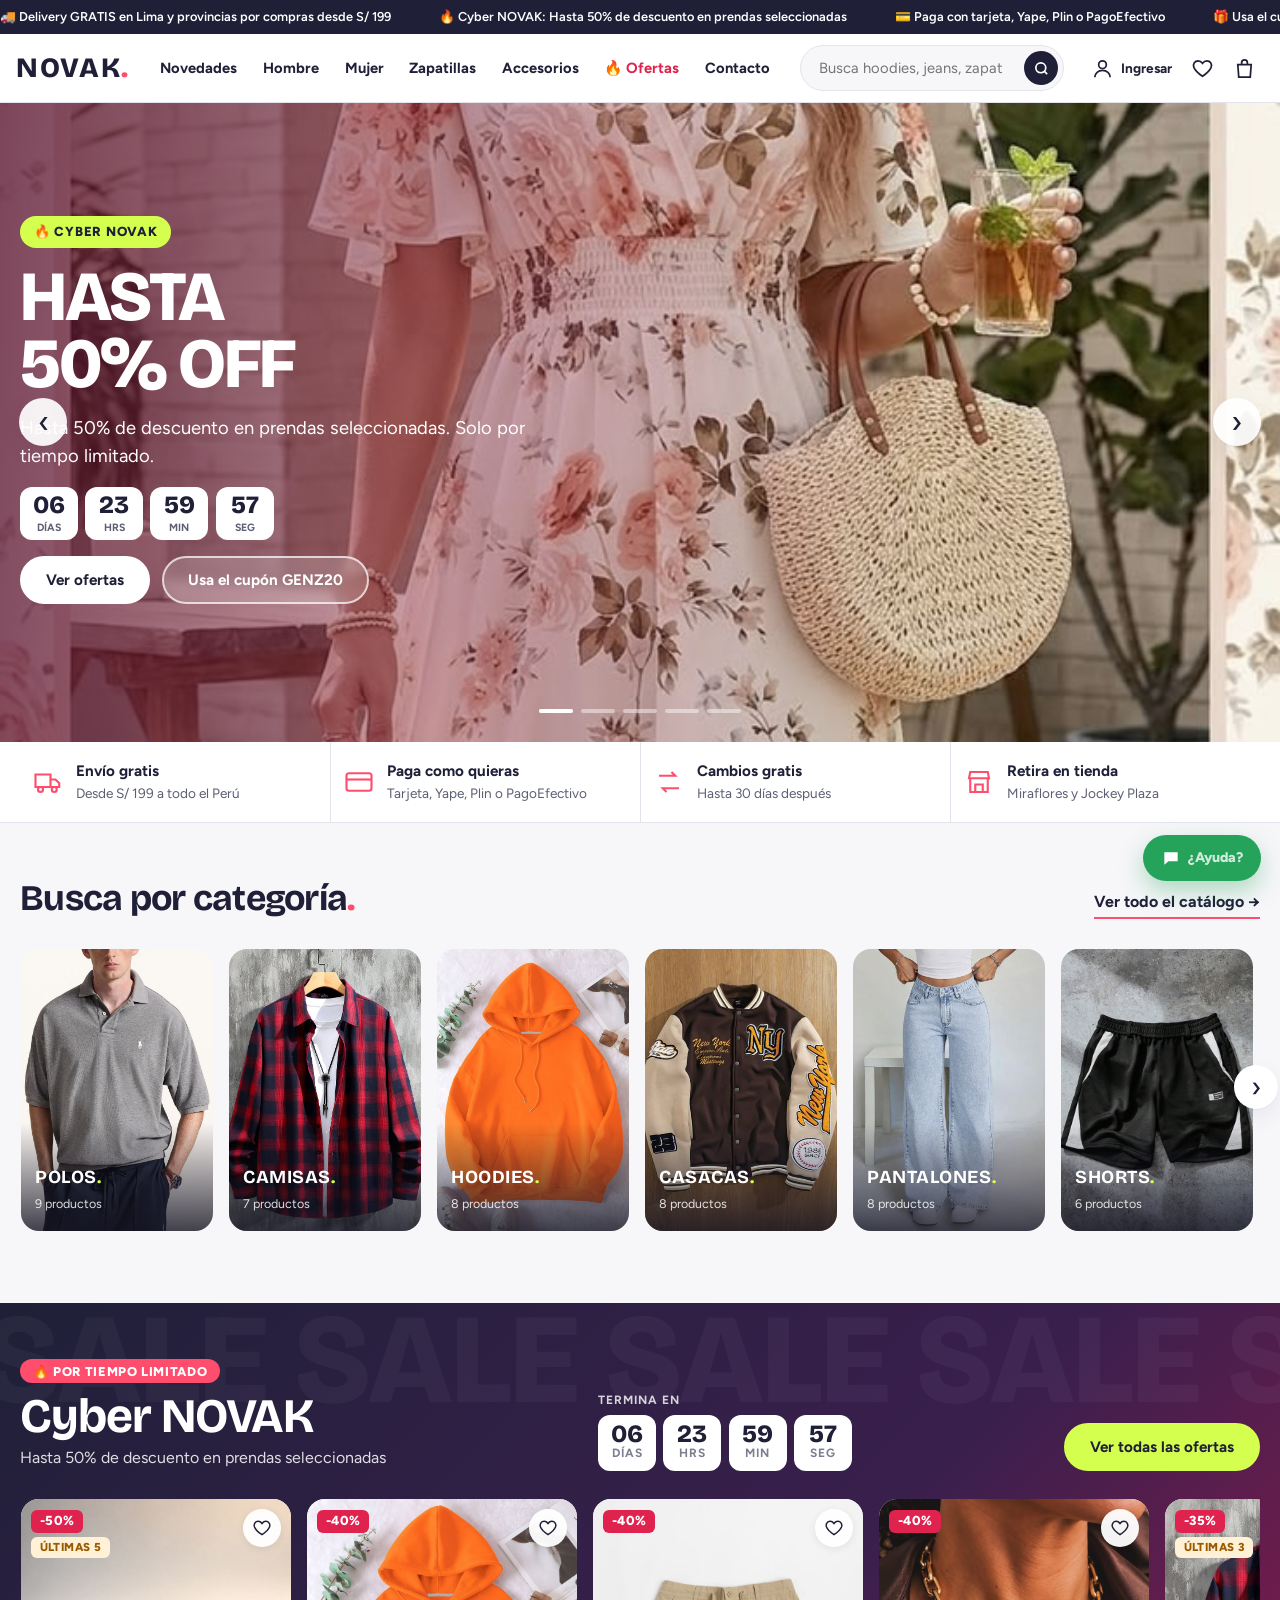
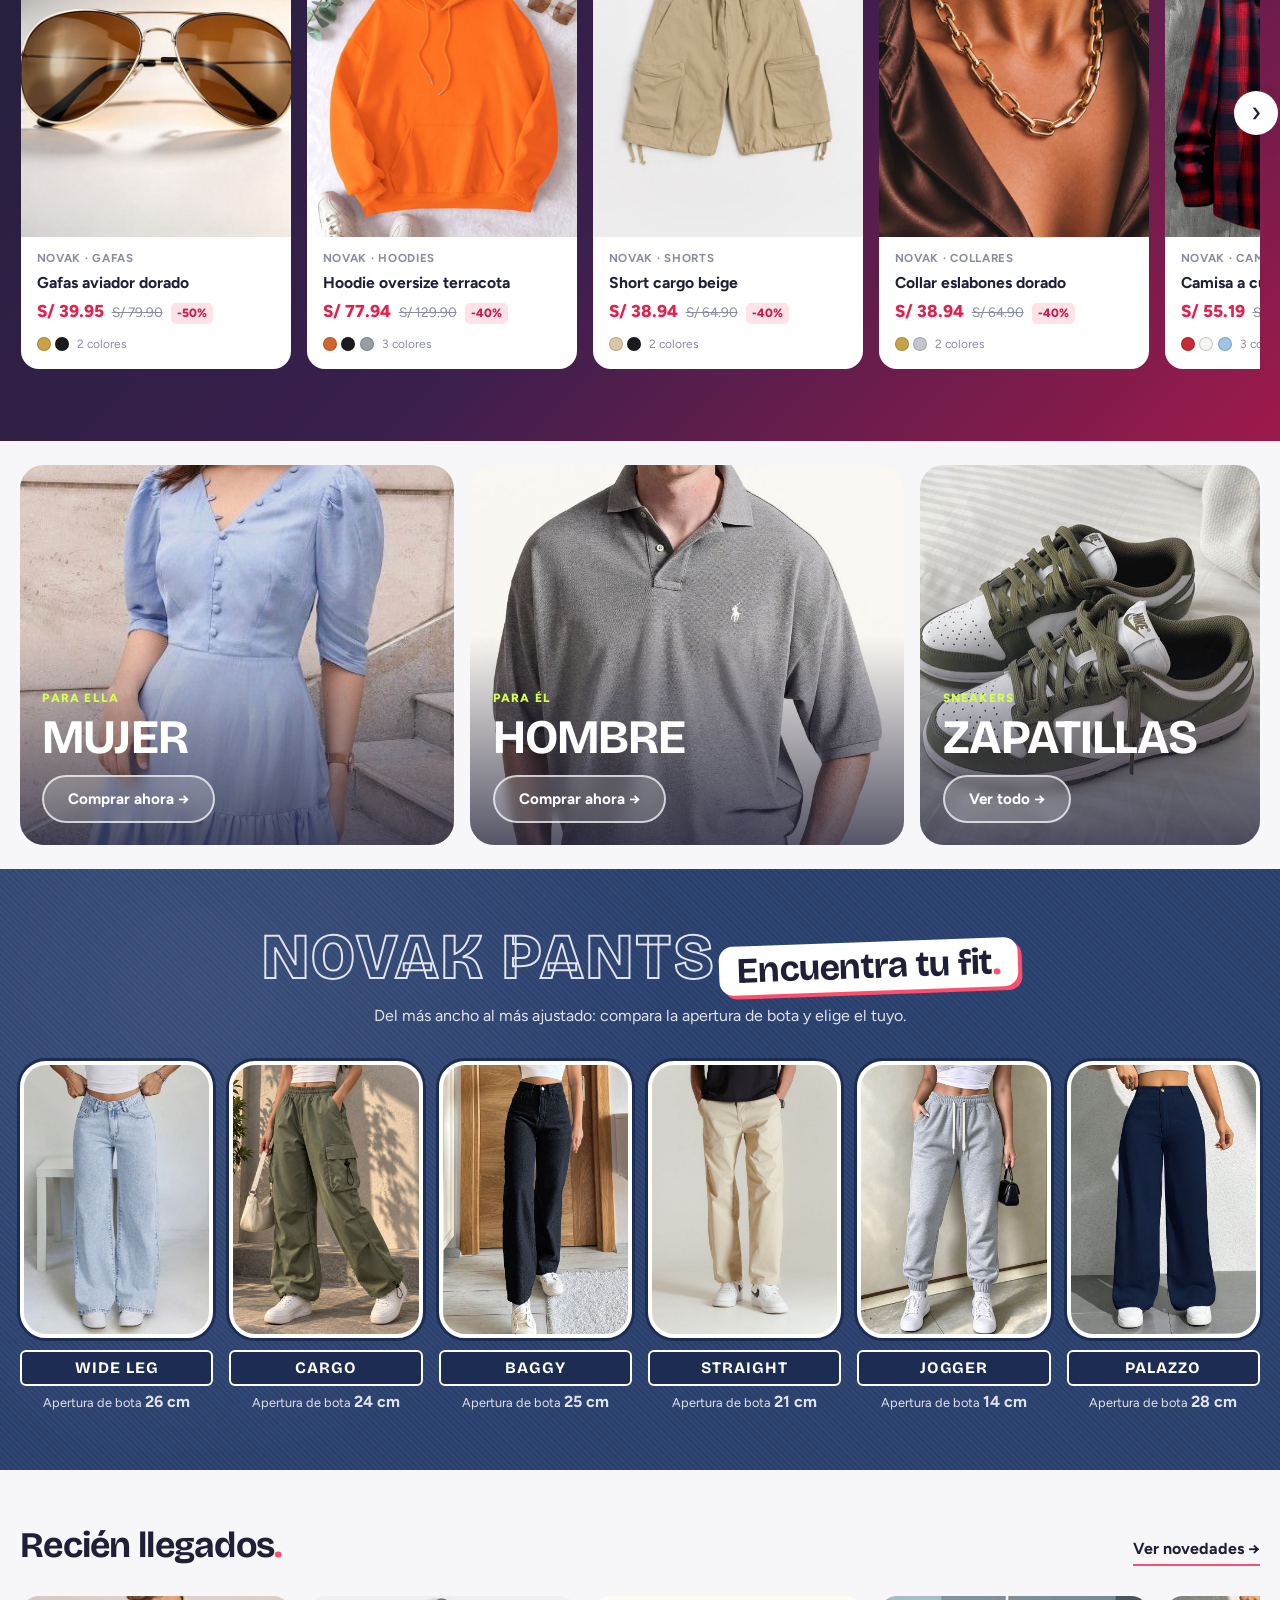
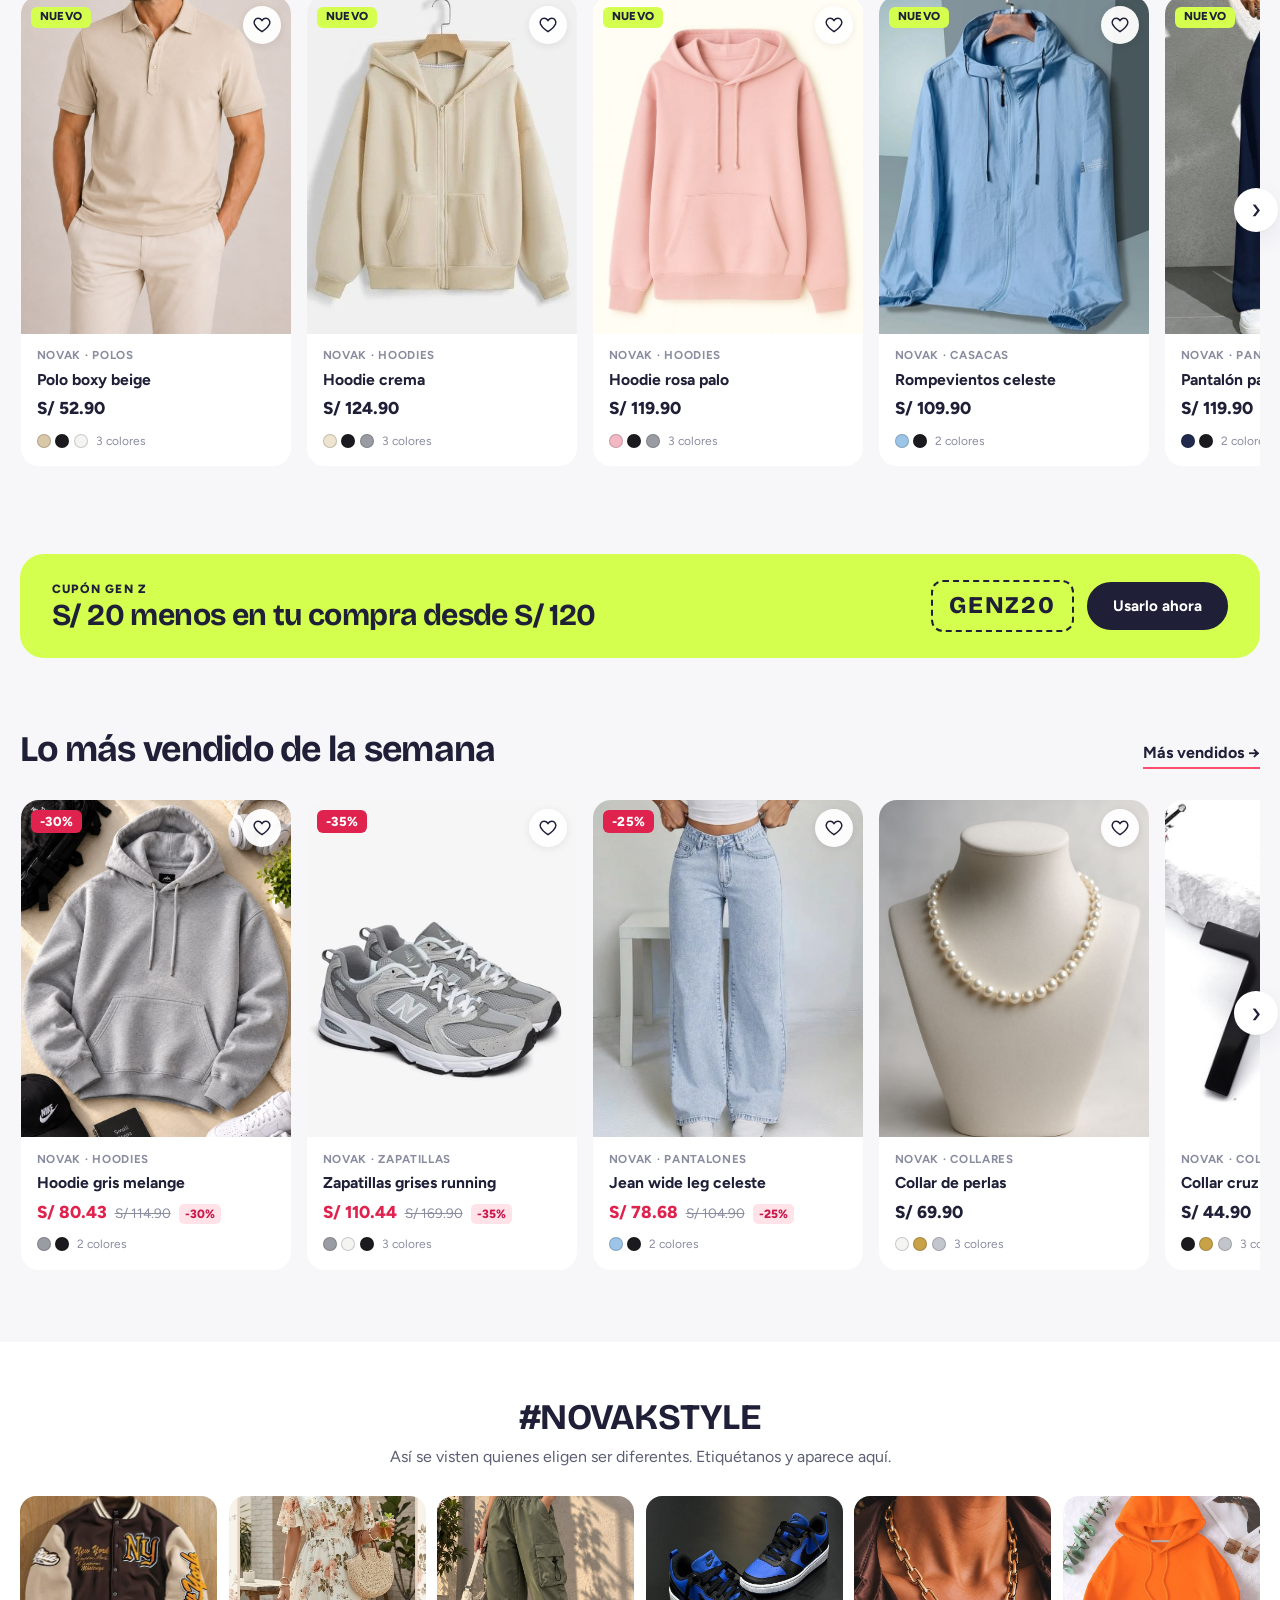
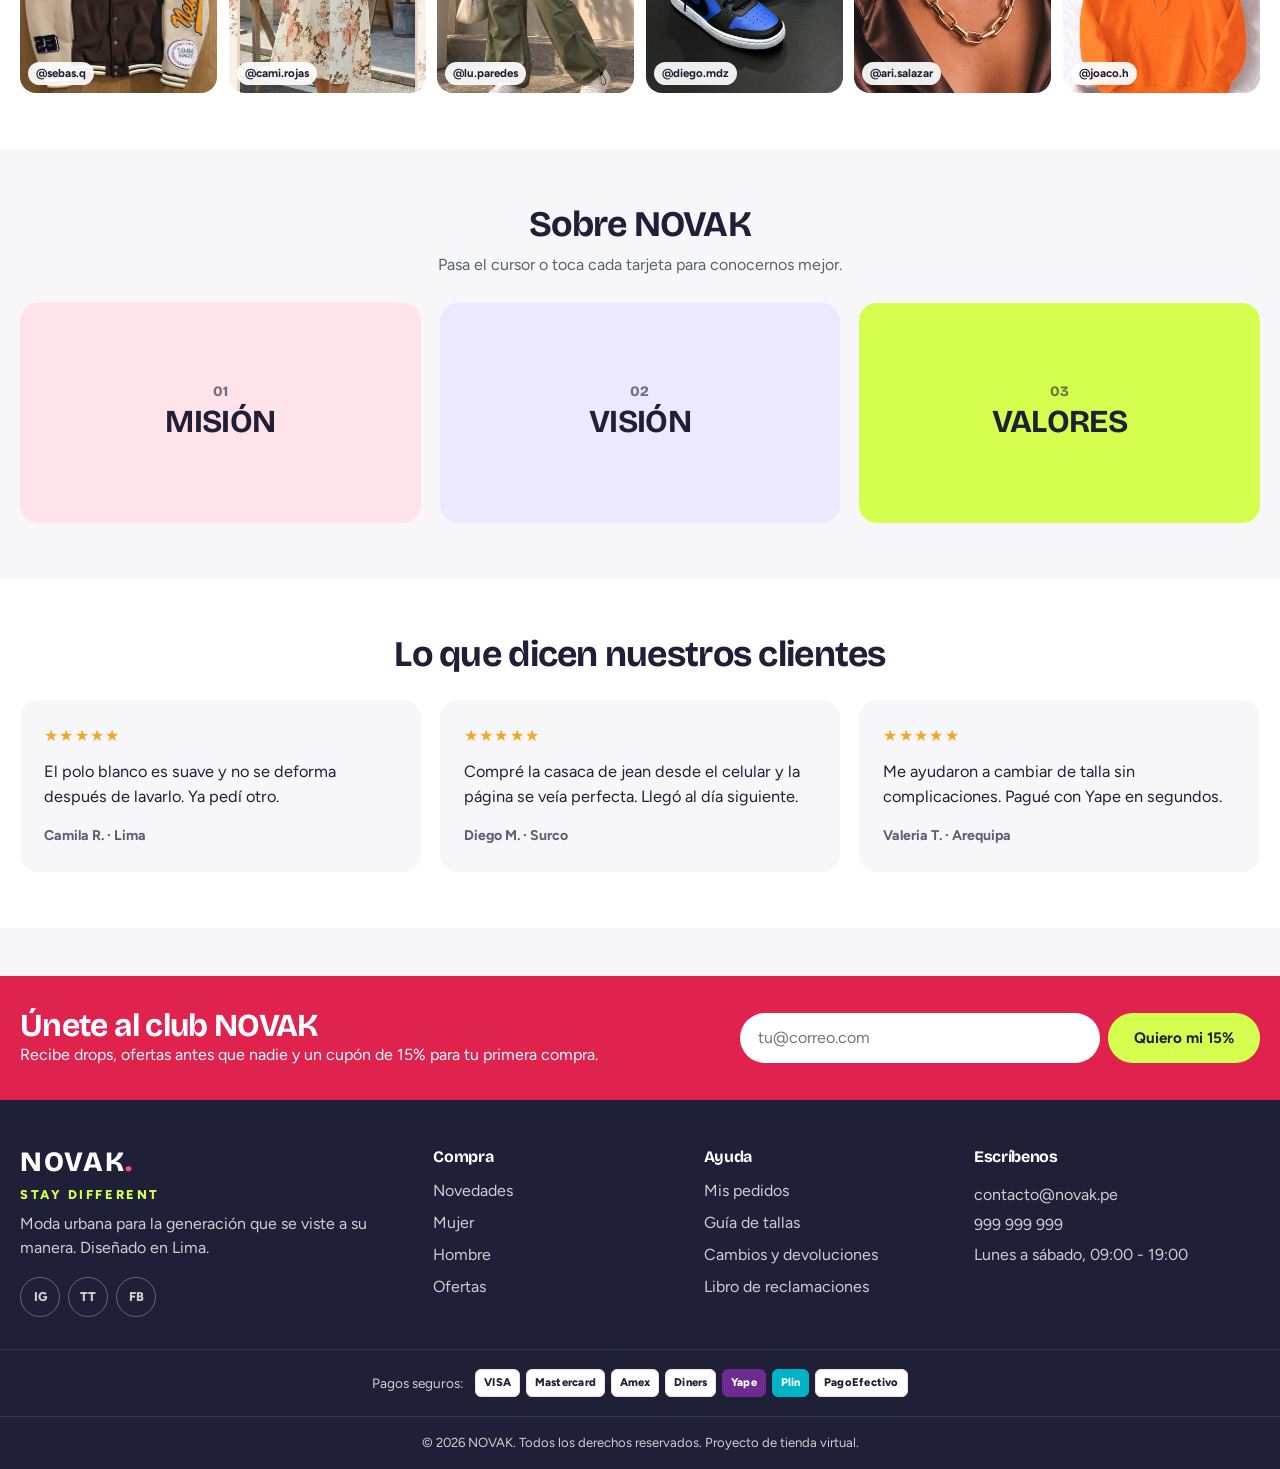
<file: index.html>
<!DOCTYPE html>
<html lang="es">

<head>
    <meta charset="UTF-8">
    <meta name="viewport" content="width=device-width, initial-scale=1.0">
    <meta name="description" content="NOVAK, tienda virtual de moda urbana para la Generación Z y Millennials: polos, hoodies, jeans, zapatillas y accesorios con envío a todo el Perú.">
    <meta name="theme-color" content="#1f2038">
    <title>NOVAK - Moda urbana | Stay different</title>
    <link rel="preconnect" href="https://fonts.googleapis.com">
    <link rel="preconnect" href="https://fonts.gstatic.com" crossorigin>
    <link href="https://fonts.googleapis.com/css2?family=Bricolage+Grotesque:opsz,wght@12..96,600;12..96,700;12..96,800&family=Figtree:wght@400;500;600;700;800&display=swap" rel="stylesheet">
    <link rel="stylesheet" href="css/styles.css">
    <!-- Orden de los scripts: datos -> núcleo -> estadísticas -> administrador -> páginas -->
    <script src="js/datos.js" defer></script>
    <script src="js/app.js" defer></script>
    <script src="js/estadisticas.js" defer></script>
    <script src="js/admin.js" defer></script>
    <script src="js/tienda.js" defer></script>
</head>

<body data-pagina="index">
    <a class="saltar" href="#contenido">Saltar al contenido</a>

    <!-- CABECERA: la dibuja js/app.js para que sea igual en todas las páginas -->
    <header class="cabecera" id="cabecera"></header>

    <main id="contenido">
        <!-- CARRUSEL PRINCIPAL (lo arma js/tienda.js) -->
        <section class="hero" id="hero-carrusel" aria-roledescription="carrusel" aria-label="Promociones destacadas"></section>

        <!-- FRANJA DE BENEFICIOS -->
        <div class="franja-info">
            <div class="contenedor">
                <div><svg viewBox="0 0 24 24" aria-hidden="true"><path d="M2 6h12v10H2zM14 10h4l3 3v3h-7z"/><circle cx="6" cy="18" r="2"/><circle cx="17" cy="18" r="2"/></svg><span><strong>Envío gratis</strong>Desde S/ 199 a todo el Perú</span></div>
                <div><svg viewBox="0 0 24 24" aria-hidden="true"><rect x="2" y="5" width="20" height="14" rx="2"/><path d="M2 10h20"/></svg><span><strong>Paga como quieras</strong>Tarjeta, Yape, Plin o PagoEfectivo</span></div>
                <div><svg viewBox="0 0 24 24" aria-hidden="true"><path d="M4 7h13l-3-3M20 17H7l3 3"/></svg><span><strong>Cambios gratis</strong>Hasta 30 días después</span></div>
                <div><svg viewBox="0 0 24 24" aria-hidden="true"><path d="M4 9h16l-1-5H5L4 9zM5 9v11h14V9M9 20v-6h6v6"/></svg><span><strong>Retira en tienda</strong>Miraflores y Jockey Plaza</span></div>
            </div>
        </div>

        <!-- CATEGORÍAS -->
        <section class="seccion" aria-labelledby="titulo-categorias">
            <div class="contenedor">
                <div class="seccion-cabecera fila">
                    <h2 id="titulo-categorias">Busca por categoría<span class="punto">.</span></h2>
                    <a class="enlace-flecha" href="catalogo.html">Ver todo el catálogo →</a>
                </div>
                <div id="riel-categorias"></div>
            </div>
        </section>

        <!-- OFERTAS CON CUENTA REGRESIVA -->
        <section class="seccion seccion-oferta" id="seccion-ofertas" aria-labelledby="titulo-campana">
            <div class="contenedor">
                <div class="oferta-cabecera">
                    <div>
                        <span class="etiqueta-fuego">🔥 Por tiempo limitado</span>
                        <h2 id="titulo-campana">Ofertas</h2>
                        <p id="subtitulo-campana"></p>
                    </div>
                    <div class="oferta-tiempo">
                        <small>Termina en</small>
                        <div class="cuenta-regresiva" data-cuenta-regresiva=""></div>
                    </div>
                    <a class="boton boton-lima" href="catalogo.html?oferta=1">Ver todas las ofertas</a>
                </div>
                <div id="riel-ofertas"></div>
            </div>
        </section>

        <!-- BANNERS MUJER / HOMBRE -->
        <section class="seccion seccion-corta" aria-label="Comprar por línea">
            <div class="contenedor banners-duo">
                <a class="banner-duo" href="catalogo.html?genero=mujer">
                    <img src="img/vestidos-05.jpg" alt="Modelo con vestido celeste" loading="lazy">
                    <div><small>Para ella</small><h3>Mujer</h3><span class="boton boton-vidrio">Comprar ahora →</span></div>
                </a>
                <a class="banner-duo" href="catalogo.html?genero=hombre">
                    <img src="img/polos-04.jpg" alt="Modelo con polo gris" loading="lazy">
                    <div><small>Para él</small><h3>Hombre</h3><span class="boton boton-vidrio">Comprar ahora →</span></div>
                </a>
                <a class="banner-duo banner-chico" href="catalogo.html?cat=calzado">
                    <img src="img/calzado-07.jpg" alt="Zapatillas verde oliva" loading="lazy">
                    <div><small>Sneakers</small><h3>Zapatillas</h3><span class="boton boton-vidrio">Ver todo →</span></div>
                </a>
            </div>
        </section>

        <!-- ENCUENTRA TU FIT (pantalones por apertura de bota) -->
        <section class="seccion seccion-fit" aria-labelledby="titulo-fit">
            <div class="contenedor">
                <div class="fit-cabecera">
                    <p class="fit-sobre">NOVAK PANTS</p>
                    <h2 id="titulo-fit">Encuentra tu fit<span class="punto">.</span></h2>
                    <p>Del más ancho al más ajustado: compara la apertura de bota y elige el tuyo.</p>
                </div>
                <div class="grilla-fits" id="grilla-fits"></div>
            </div>
        </section>

        <!-- NOVEDADES -->
        <section class="seccion" aria-labelledby="titulo-nuevos">
            <div class="contenedor">
                <div class="seccion-cabecera fila">
                    <h2 id="titulo-nuevos">Recién llegados<span class="punto">.</span></h2>
                    <a class="enlace-flecha" href="catalogo.html?nuevo=1">Ver novedades →</a>
                </div>
                <div id="riel-nuevos"></div>
            </div>
        </section>

        <!-- CUPÓN -->
        <section class="contenedor cinta-cupon" aria-label="Cupón de descuento">
            <div>
                <p class="cupon-sobre">Cupón Gen Z</p>
                <h2>S/ 20 menos en tu compra desde S/ 120</h2>
            </div>
            <div class="cupon-codigo"><span>GENZ20</span><a class="boton boton-lima" href="catalogo.html">Usarlo ahora</a></div>
        </section>

        <!-- SELECCIONADOS PARA TI (personalizado si el cliente ya compró) -->
        <section class="seccion" aria-labelledby="titulo-para-ti">
            <div class="contenedor">
                <div class="seccion-cabecera fila">
                    <h2 id="titulo-para-ti">Seleccionados para ti</h2>
                    <a class="enlace-flecha" href="catalogo.html?orden=vendidos">Más vendidos →</a>
                </div>
                <div id="riel-para-ti"></div>
            </div>
        </section>

        <section class="seccion seccion-corta" id="seccion-recientes" hidden aria-labelledby="titulo-recientes">
            <div class="contenedor">
                <div class="seccion-cabecera fila"><h2 id="titulo-recientes">Vistos recientemente</h2></div>
                <div id="riel-recientes"></div>
            </div>
        </section>

        <!-- COMUNIDAD -->
        <section class="seccion seccion-clara" aria-labelledby="titulo-comunidad">
            <div class="contenedor">
                <div class="seccion-cabecera">
                    <h2 id="titulo-comunidad">#NOVAKSTYLE</h2>
                    <p class="subtitulo">Así se visten quienes eligen ser diferentes. Etiquétanos y aparece aquí.</p>
                </div>
                <div class="grilla-comunidad">
                    <a href="producto.html?id=casacas-07"><img src="img/casacas-07.jpg" alt="Casaca varsity" loading="lazy"><span>@sebas.q</span></a>
                    <a href="producto.html?id=vestidos-02"><img src="img/vestidos-02.jpg" alt="Vestido floral" loading="lazy"><span>@cami.rojas</span></a>
                    <a href="producto.html?id=pantalones-08"><img src="img/pantalones-08.jpg" alt="Cargo verde oliva" loading="lazy"><span>@lu.paredes</span></a>
                    <a href="producto.html?id=calzado-05"><img src="img/calzado-05.jpg" alt="Zapatillas azules" loading="lazy"><span>@diego.mdz</span></a>
                    <a href="producto.html?id=collares-05"><img src="img/collares-05.jpg" alt="Collar de eslabones" loading="lazy"><span>@ari.salazar</span></a>
                    <a href="producto.html?id=hoodies-08"><img src="img/hoodies-08.jpg" alt="Hoodie terracota" loading="lazy"><span>@joaco.h</span></a>
                </div>
            </div>
        </section>

        <!-- SOBRE NOVAK: tarjetas con efecto flip -->
        <section class="seccion" id="nosotros" aria-labelledby="titulo-nosotros">
            <div class="contenedor">
                <div class="seccion-cabecera">
                    <h2 id="titulo-nosotros">Sobre NOVAK</h2>
                    <p class="subtitulo">Pasa el cursor o toca cada tarjeta para conocernos mejor.</p>
                </div>
                <div class="flip-grid">
                    <div class="flip" tabindex="0"><div class="flip-interior">
                        <div class="cara cara-frente tono-1"><span class="flip-num">01</span><h3>Misión</h3></div>
                        <div class="cara cara-reverso"><p>Vestir a las personas con prendas urbanas cómodas, a precios justos y con envío a todo el país.</p></div>
                    </div></div>
                    <div class="flip" tabindex="0"><div class="flip-interior">
                        <div class="cara cara-frente tono-2"><span class="flip-num">02</span><h3>Visión</h3></div>
                        <div class="cara cara-reverso"><p>Ser la tienda virtual de moda urbana favorita de los jóvenes que quieren destacar.</p></div>
                    </div></div>
                    <div class="flip" tabindex="0"><div class="flip-interior">
                        <div class="cara cara-frente tono-3"><span class="flip-num">03</span><h3>Valores</h3></div>
                        <div class="cara cara-reverso"><p>Autenticidad, calidad, trato cercano y respeto por el estilo de cada cliente.</p></div>
                    </div></div>
                </div>
            </div>
        </section>

        <!-- TESTIMONIOS -->
        <section class="seccion seccion-clara" aria-labelledby="titulo-testimonios">
            <div class="contenedor">
                <div class="seccion-cabecera">
                    <h2 id="titulo-testimonios">Lo que dicen nuestros clientes</h2>
                </div>
                <div class="testimonios">
                    <blockquote><span class="estrellas">★★★★★</span><p>El polo blanco es suave y no se deforma después de lavarlo. Ya pedí otro.</p><cite>Camila R. · Lima</cite></blockquote>
                    <blockquote><span class="estrellas">★★★★★</span><p>Compré la casaca de jean desde el celular y la página se veía perfecta. Llegó al día siguiente.</p><cite>Diego M. · Surco</cite></blockquote>
                    <blockquote><span class="estrellas">★★★★★</span><p>Me ayudaron a cambiar de talla sin complicaciones. Pagué con Yape en segundos.</p><cite>Valeria T. · Arequipa</cite></blockquote>
                </div>
            </div>
        </section>
    </main>

    <!-- PIE DE PÁGINA: lo dibuja js/app.js -->
    <footer class="pie" id="pie"></footer>
</body>

</html>
</file>
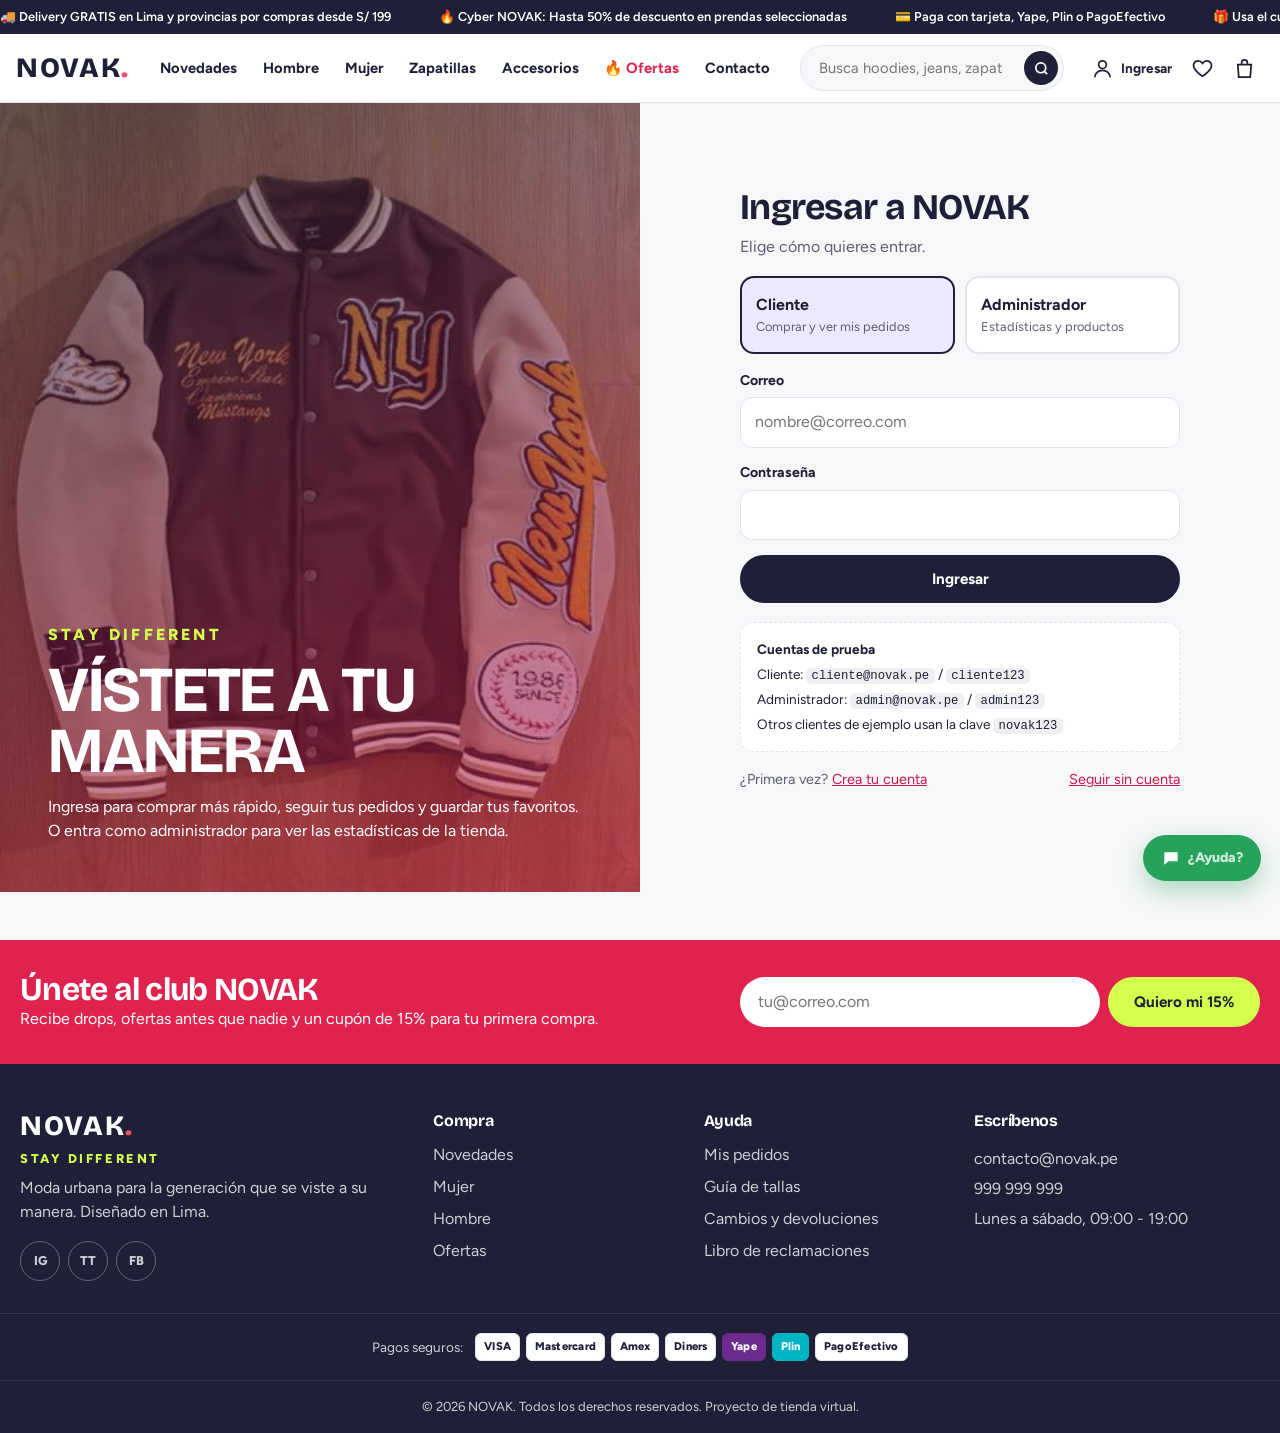
<file: admin.html>
<!DOCTYPE html>
<html lang="es">

<head>
    <meta charset="UTF-8">
    <meta name="viewport" content="width=device-width, initial-scale=1.0">
    <meta name="description" content="Panel de administración de NOVAK: estadísticas de prendas y clientes, inventario, pedidos y ofertas.">
    <meta name="theme-color" content="#1f2038">
    <title>Panel admin - NOVAK</title>
    <link rel="preconnect" href="https://fonts.googleapis.com">
    <link rel="preconnect" href="https://fonts.gstatic.com" crossorigin>
    <link href="https://fonts.googleapis.com/css2?family=Bricolage+Grotesque:opsz,wght@12..96,600;12..96,700;12..96,800&family=Figtree:wght@400;500;600;700;800&display=swap" rel="stylesheet">
    <link rel="stylesheet" href="css/styles.css">
    <!-- Orden de los scripts: datos -> núcleo -> estadísticas -> administrador -> páginas -->
    <script src="js/datos.js" defer></script>
    <script src="js/app.js" defer></script>
    <script src="js/estadisticas.js" defer></script>
    <script src="js/admin.js" defer></script>
    <script src="js/tienda.js" defer></script>
</head>

<body data-pagina="admin">
    <a class="saltar" href="#contenido">Saltar al contenido</a>

    <!-- CABECERA: la dibuja js/app.js para que sea igual en todas las páginas -->
    <header class="cabecera" id="cabecera"></header>

    <main id="contenido">
        <div class="banner-pagina banner-admin">
            <div class="contenedor">
                <h1>Panel de administración</h1>
                <p>Estadísticas de ventas, de cada prenda y de cada cliente</p>
            </div>
        </div>

        <section class="seccion seccion-admin" aria-label="Administración">
            <div class="contenedor">
                <div class="pestanas-admin" role="tablist" aria-label="Secciones del panel">
                    <button type="button" role="tab" data-tab="resumen">📊 Resumen</button>
                    <button type="button" role="tab" data-tab="productos">👕 Prendas</button>
                    <button type="button" role="tab" data-tab="clientes">👥 Clientes</button>
                    <button type="button" role="tab" data-tab="pedidos">📦 Pedidos</button>
                    <button type="button" role="tab" data-tab="ofertas">🔥 Ofertas y cupones</button>
                </div>

                <!-- RESUMEN -->
                <div class="pestana-panel" id="tab-resumen" role="tabpanel">
                    <div class="barra-admin">
                        <h2>Resumen de la tienda</h2>
                        <label class="orden-etiqueta">Periodo
                            <select id="rango-resumen">
                                <option value="30">Últimos 30 días</option>
                                <option value="90">Últimos 90 días</option>
                                <option value="180" selected>Últimos 6 meses</option>
                                <option value="0">Todo el historial</option>
                            </select>
                        </label>
                    </div>
                    <div id="resumen-kpis"></div>
                    <div id="resumen-graficos"></div>
                </div>

                <!-- PRENDAS -->
                <div class="pestana-panel" id="tab-productos" role="tabpanel" hidden>
                    <div class="barra-admin">
                        <input type="search" id="buscar-producto-admin" class="buscador" placeholder="Buscar por nombre o SKU..." aria-label="Buscar prenda">
                        <select id="filtro-cat-admin" aria-label="Filtrar por categoría"></select>
                        <select id="orden-productos-admin" aria-label="Ordenar">
                            <option value="">Orden del catálogo</option>
                            <option value="vendidos">Más vendidos</option>
                            <option value="vistas">Más vistos</option>
                            <option value="stock">Menor stock</option>
                        </select>
                        <button type="button" class="boton" data-accion="nuevo">+ Agregar prenda</button>
                    </div>
                    <p class="contador-resultados" id="conteo-productos"></p>
                    <div class="tabla-scroll">
                        <table>
                            <caption class="sr-only">Inventario de prendas</caption>
                            <thead><tr><th scope="col">Prenda</th><th scope="col">Categoría</th><th scope="col">Precio</th><th scope="col">Stock</th><th scope="col">Vendidos</th><th scope="col">Vistas</th><th scope="col">Acciones</th></tr></thead>
                            <tbody id="cuerpo-inventario"></tbody>
                        </table>
                    </div>
                    <p class="sin-resultados" id="sin-inventario" hidden>No hay prendas que coincidan.</p>
                </div>

                <!-- CLIENTES -->
                <div class="pestana-panel" id="tab-clientes" role="tabpanel" hidden>
                    <div class="barra-admin">
                        <input type="search" id="buscar-cliente-admin" class="buscador" placeholder="Buscar cliente por nombre o correo..." aria-label="Buscar cliente">
                        <p class="contador-resultados" id="conteo-clientes"></p>
                    </div>
                    <p class="nota">Toca <b>Ver estadísticas</b> para conocer qué compra cada cliente: categoría y segmento favorito, colores, tallas, gasto por mes, prendas que más mira y qué ofrecerle.</p>
                    <div class="tabla-scroll">
                        <table>
                            <caption class="sr-only">Clientes</caption>
                            <thead><tr><th scope="col">Cliente</th><th scope="col">Edad</th><th scope="col">Compra más</th><th scope="col">Color favorito</th><th scope="col">Talla</th><th scope="col">Pedidos</th><th scope="col">Gastado</th><th scope="col">Última compra</th><th scope="col"><span class="sr-only">Acciones</span></th></tr></thead>
                            <tbody id="cuerpo-clientes"></tbody>
                        </table>
                    </div>
                </div>

                <!-- PEDIDOS -->
                <div class="pestana-panel" id="tab-pedidos" role="tabpanel" hidden>
                    <div class="barra-admin">
                        <select id="estado-filtro" aria-label="Filtrar por estado"></select>
                        <p class="contador-resultados" id="conteo-pedidos"></p>
                    </div>
                    <div class="tabla-scroll">
                        <table>
                            <caption class="sr-only">Pedidos</caption>
                            <thead><tr><th scope="col">Pedido</th><th scope="col">Fecha</th><th scope="col">Cliente</th><th scope="col">Prendas</th><th scope="col">Pago</th><th scope="col">Total</th><th scope="col">Estado</th></tr></thead>
                            <tbody id="cuerpo-pedidos"></tbody>
                        </table>
                    </div>
                </div>

                <!-- OFERTAS Y CUPONES -->
                <div class="pestana-panel" id="tab-ofertas" role="tabpanel" hidden>
                    <div class="grilla-admin-ofertas">
                        <form class="caja-formulario ancho" id="form-campana" novalidate>
                            <h3>Campaña y cuenta regresiva</h3>
                            <p class="nota" id="estado-campana"></p>
                            <div class="grupo-formulario"><label for="cNombreCampana">Nombre de la campaña</label><input id="cNombreCampana" name="nombre" maxlength="30"></div>
                            <div class="grupo-formulario"><label for="cSubCampana">Mensaje</label><input id="cSubCampana" name="subtitulo" maxlength="80"></div>
                            <div class="grupo-formulario"><label for="cFinCampana">Termina el</label><input type="datetime-local" id="cFinCampana" name="fin"></div>
                            <label class="casilla"><input type="checkbox" name="extender"> Aplicar esta fecha a todas las prendas en oferta</label>
                            <button type="submit" class="boton">Guardar campaña</button>
                            <p class="mensaje" role="status" hidden></p>
                        </form>
                        <form class="caja-formulario ancho" id="form-oferta-masiva" novalidate>
                            <h3>Oferta masiva</h3>
                            <p class="nota">Aplica el mismo descuento a una categoría completa (termina con la campaña). Usa 0% para quitar las ofertas.</p>
                            <div class="grupo-formulario"><label for="oferta-categoria">Categoría</label><select id="oferta-categoria" name="categoria"></select></div>
                            <div class="grupo-formulario"><label for="oferta-porcentaje">Descuento (%)</label><input type="number" id="oferta-porcentaje" name="porcentaje" min="0" max="90" value="20"></div>
                            <button type="submit" class="boton">Aplicar descuento</button>
                            <p class="mensaje" role="status" hidden></p>
                        </form>
                    </div>

                    <h3>Prendas en oferta</h3>
                    <div class="tabla-scroll">
                        <table>
                            <thead><tr><th scope="col">Prenda</th><th scope="col">Precio normal</th><th scope="col">Descuento</th><th scope="col">Precio oferta</th><th scope="col">Hasta</th><th scope="col"><span class="sr-only">Acciones</span></th></tr></thead>
                            <tbody id="cuerpo-ofertas"></tbody>
                        </table>
                    </div>

                    <h3>Cupones</h3>
                    <div class="tabla-scroll">
                        <table>
                            <thead><tr><th scope="col">Código</th><th scope="col">Beneficio</th><th scope="col">Usos</th><th scope="col">Estado</th><th scope="col"><span class="sr-only">Acciones</span></th></tr></thead>
                            <tbody id="cuerpo-cupones"></tbody>
                        </table>
                    </div>
                    <form class="form-linea" id="form-cupon" novalidate>
                        <div class="grupo-formulario"><label for="cuCodigo">Nuevo código</label><input id="cuCodigo" name="codigo" placeholder="VERANO25" maxlength="15"></div>
                        <div class="grupo-formulario"><label for="cuTipo">Tipo</label><select id="cuTipo" name="tipo"><option value="porcentaje">% de descuento</option><option value="monto">Monto fijo (S/)</option><option value="envio">Envío gratis</option></select></div>
                        <div class="grupo-formulario"><label for="cuValor">Valor</label><input type="number" id="cuValor" name="valor" min="0" step="1" value="10"></div>
                        <div class="grupo-formulario"><label for="cuMinimo">Compra mínima (S/)</label><input type="number" id="cuMinimo" name="minimo" min="0" step="1" value="0"></div>
                        <button type="submit" class="boton">Crear cupón</button>
                        <p class="mensaje" role="alert" hidden></p>
                    </form>
                </div>
            </div>
        </section>
    </main>

    <!-- PIE DE PÁGINA: lo dibuja js/app.js -->
    <footer class="pie" id="pie"></footer>
</body>

</html>
</file>
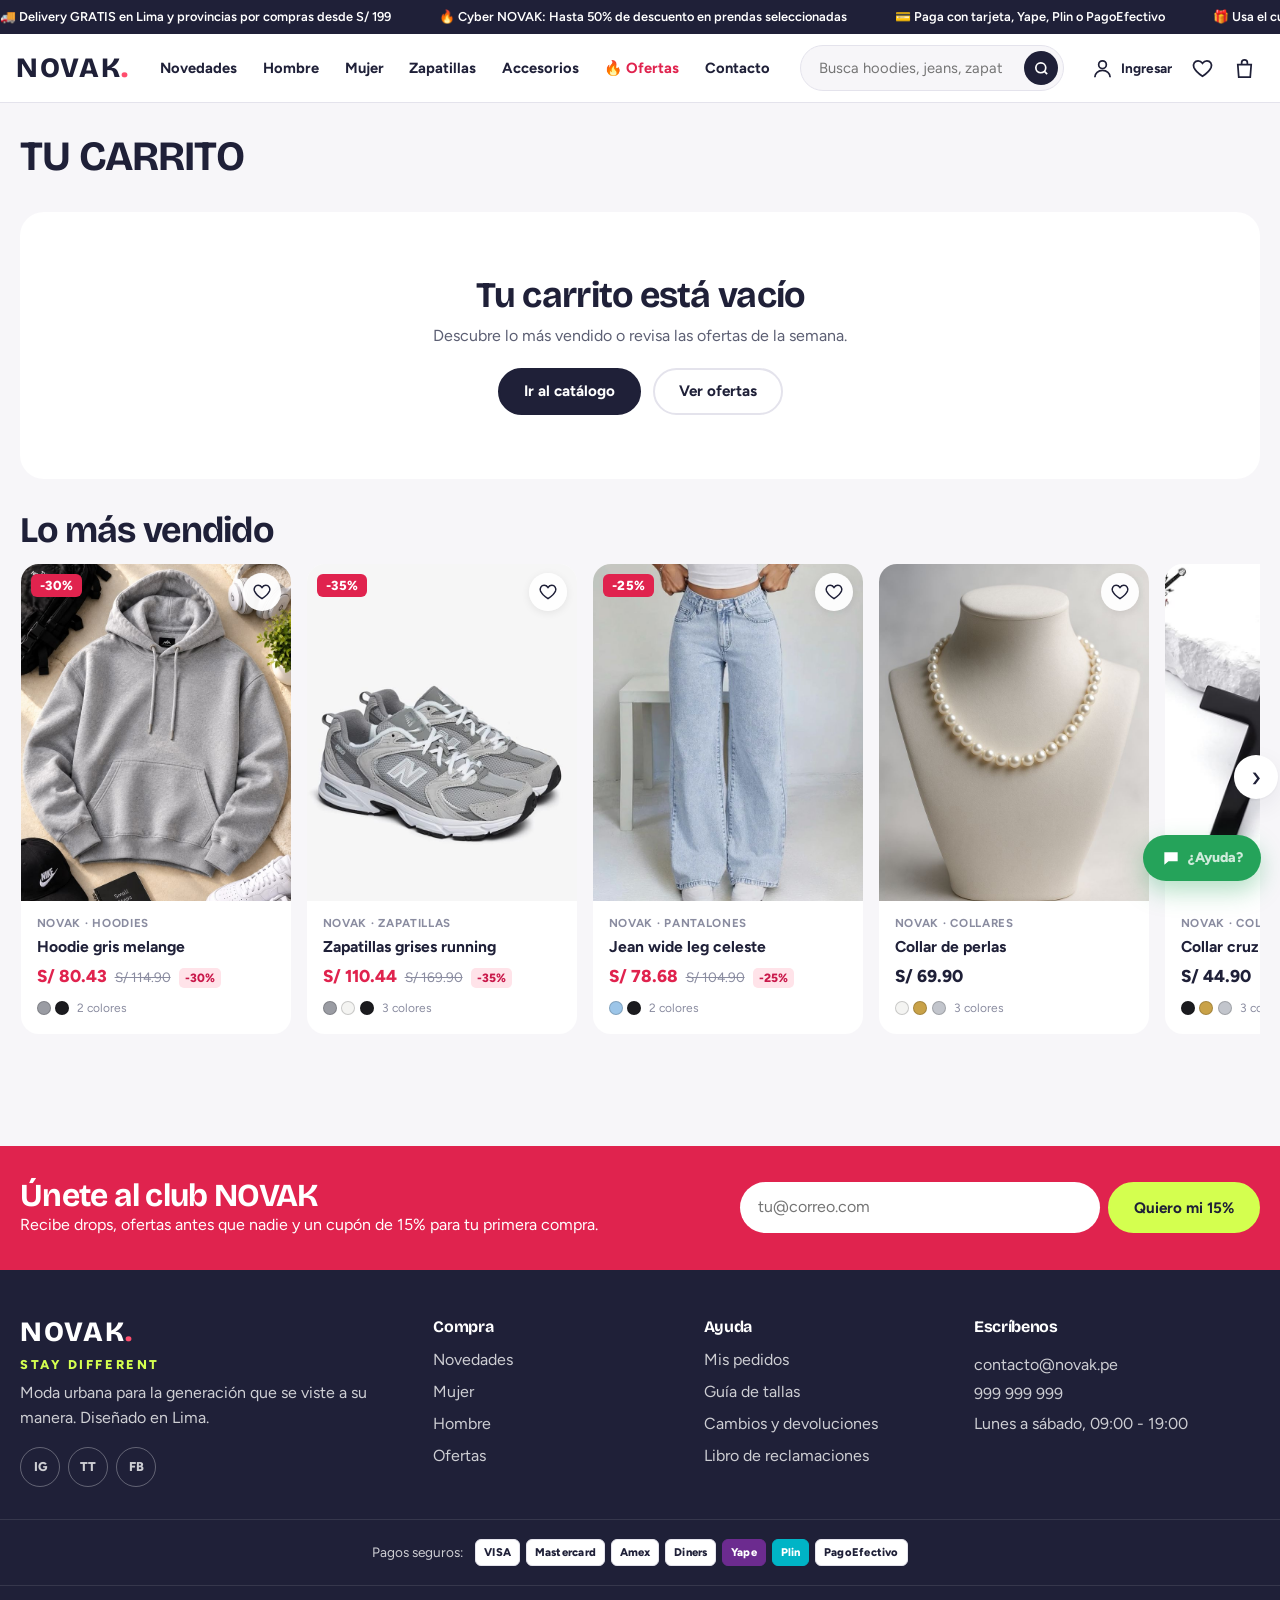
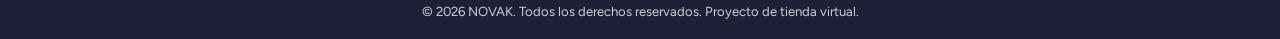
<file: carrito.html>
<!DOCTYPE html>
<html lang="es">

<head>
    <meta charset="UTF-8">
    <meta name="viewport" content="width=device-width, initial-scale=1.0">
    <meta name="description" content="Revisa tu carrito de compras NOVAK, aplica cupones y finaliza tu pedido.">
    <meta name="theme-color" content="#1f2038">
    <title>Carrito - NOVAK</title>
    <link rel="preconnect" href="https://fonts.googleapis.com">
    <link rel="preconnect" href="https://fonts.gstatic.com" crossorigin>
    <link href="https://fonts.googleapis.com/css2?family=Bricolage+Grotesque:opsz,wght@12..96,600;12..96,700;12..96,800&family=Figtree:wght@400;500;600;700;800&display=swap" rel="stylesheet">
    <link rel="stylesheet" href="css/styles.css">
    <!-- Orden de los scripts: datos -> núcleo -> estadísticas -> administrador -> páginas -->
    <script src="js/datos.js" defer></script>
    <script src="js/app.js" defer></script>
    <script src="js/estadisticas.js" defer></script>
    <script src="js/admin.js" defer></script>
    <script src="js/tienda.js" defer></script>
</head>

<body data-pagina="carrito">
    <a class="saltar" href="#contenido">Saltar al contenido</a>

    <!-- CABECERA: la dibuja js/app.js para que sea igual en todas las páginas -->
    <header class="cabecera" id="cabecera"></header>

    <main id="contenido">
        <div class="contenedor carrito-pagina">
            <h1 class="titulo-pagina">Tu carrito</h1>

            <div class="carrito-vacio" id="carrito-vacio" hidden>
                <div class="vacio-grande">
                    <h2>Tu carrito está vacío</h2>
                    <p>Descubre lo más vendido o revisa las ofertas de la semana.</p>
                    <div class="botones-accion centrado">
                        <a class="boton" href="catalogo.html">Ir al catálogo</a>
                        <a class="boton boton-claro" href="catalogo.html?oferta=1">Ver ofertas</a>
                    </div>
                </div>
                <h2>Lo más vendido</h2>
                <div id="riel-sugeridos"></div>
            </div>

            <div class="carrito-layout" id="carrito-lleno">
                <div>
                    <div class="progreso-envio" id="progreso-envio"></div>
                    <div id="lista-carrito" class="lista-carrito"></div>
                    <button type="button" class="enlace peligro" data-vaciar>Vaciar carrito</button>
                </div>

                <aside class="resumen" aria-labelledby="titulo-resumen">
                    <h2 id="titulo-resumen">Resumen del pedido</h2>
                    <form class="form-cupon" id="form-cupon-carrito" novalidate>
                        <label class="sr-only" for="codigo-cupon">Código de cupón</label>
                        <input type="text" id="codigo-cupon" name="codigo" placeholder="¿Tienes un cupón?" autocomplete="off">
                        <button type="submit" class="boton boton-claro boton-chico">Aplicar</button>
                    </form>
                    <div id="cupon-actual"></div>
                    <details class="cupones-disponibles"><summary>Ver cupones disponibles</summary><div class="cupones-sugeridos" id="cupones-sugeridos"></div></details>
                    <div id="resumen-carrito"></div>
                    <a class="boton boton-bloque boton-grande" href="checkout.html">Ir a pagar</a>
                    <a class="boton boton-claro boton-bloque" href="catalogo.html">Seguir comprando</a>
                    <div class="pagos-aceptados"><span class="medio">VISA</span><span class="medio">Mastercard</span><span class="medio yape">Yape</span><span class="medio plin">Plin</span><span class="medio">PagoEfectivo</span></div>
                </aside>
            </div>
        </div>
    </main>

    <!-- PIE DE PÁGINA: lo dibuja js/app.js -->
    <footer class="pie" id="pie"></footer>
</body>

</html>
</file>
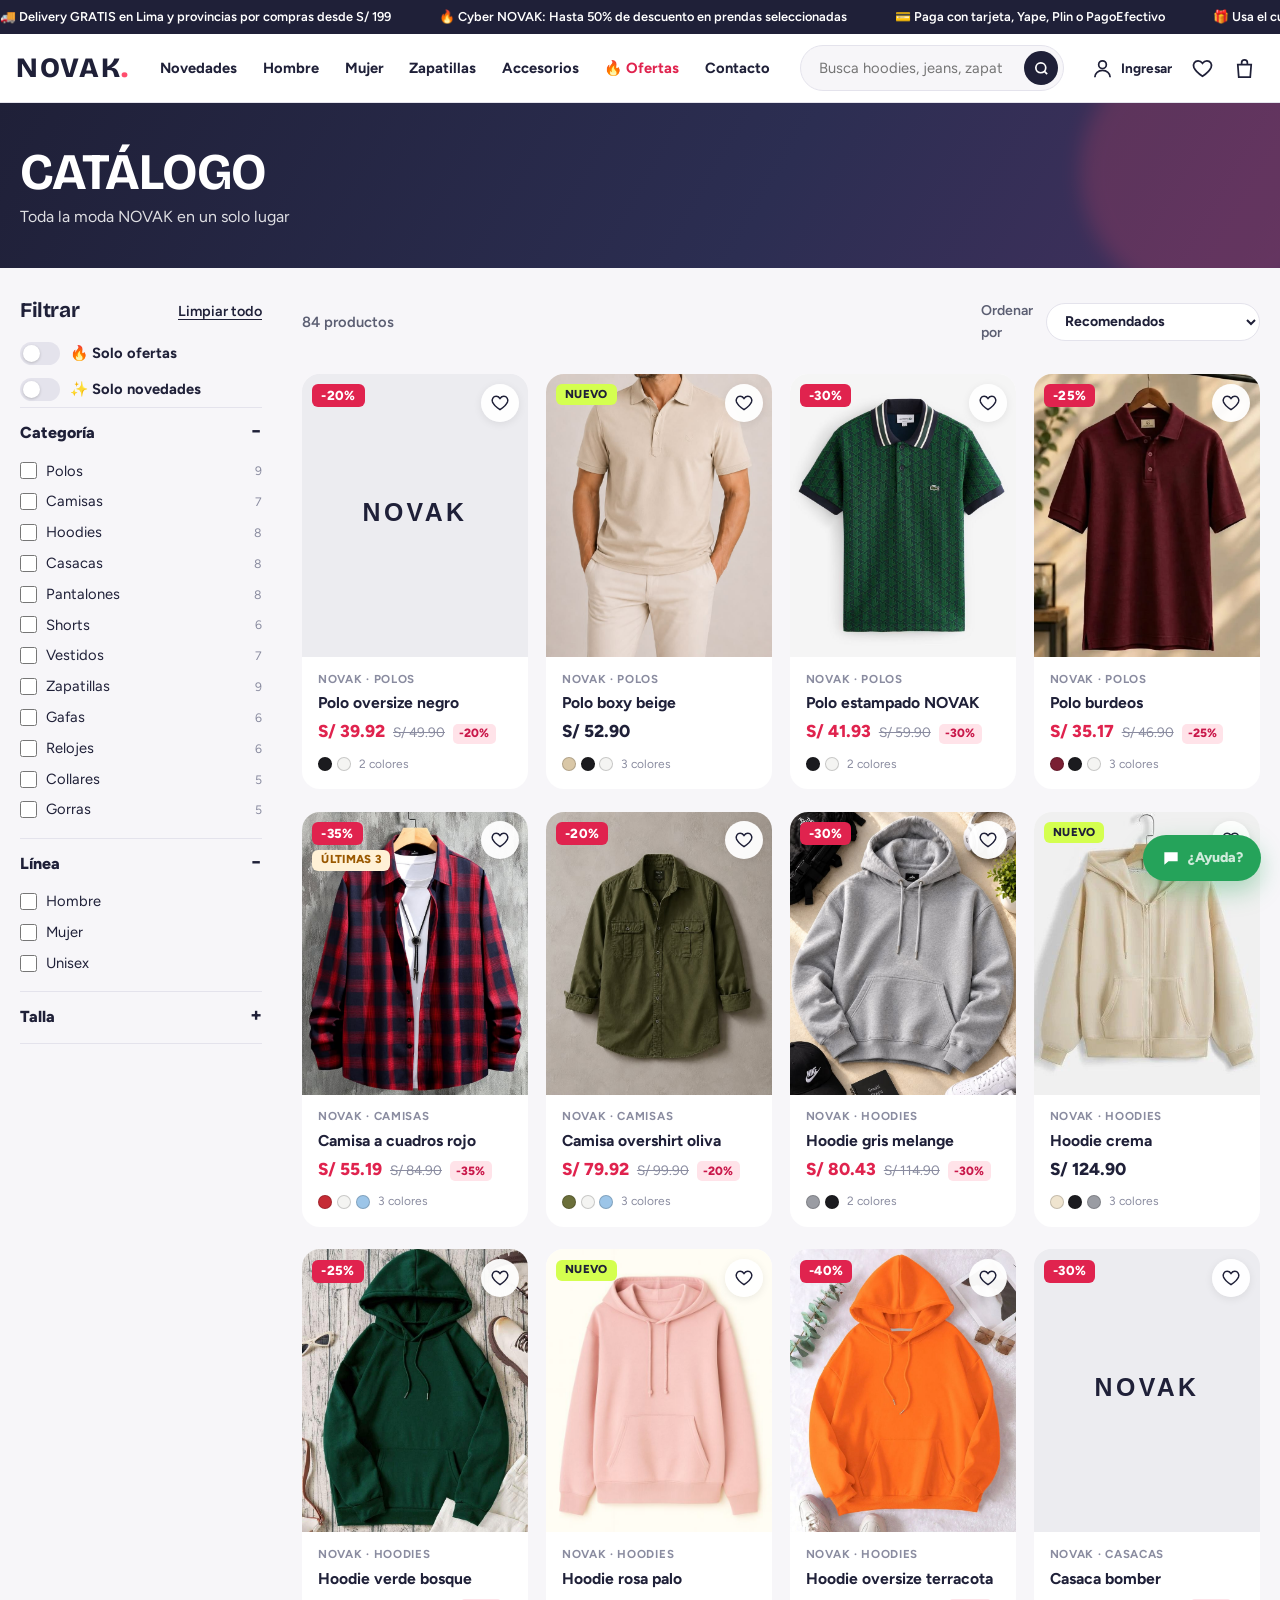
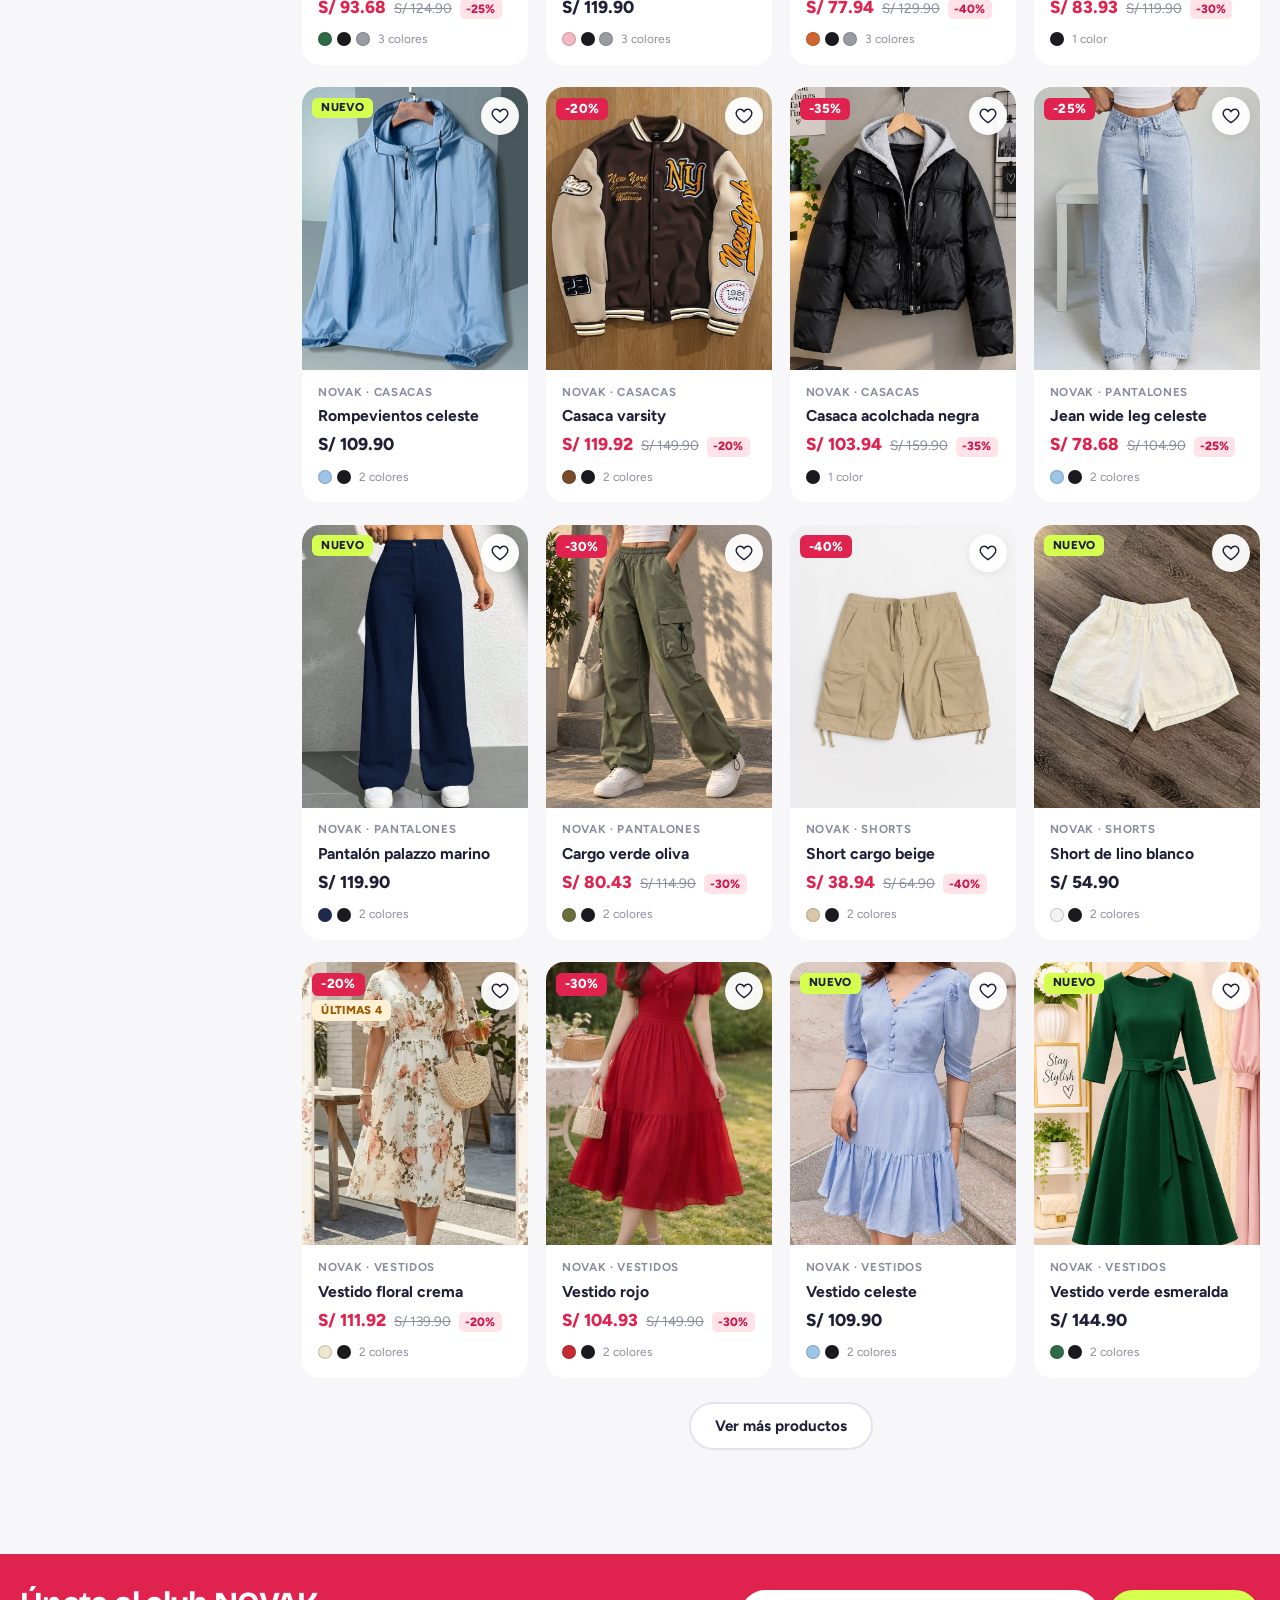
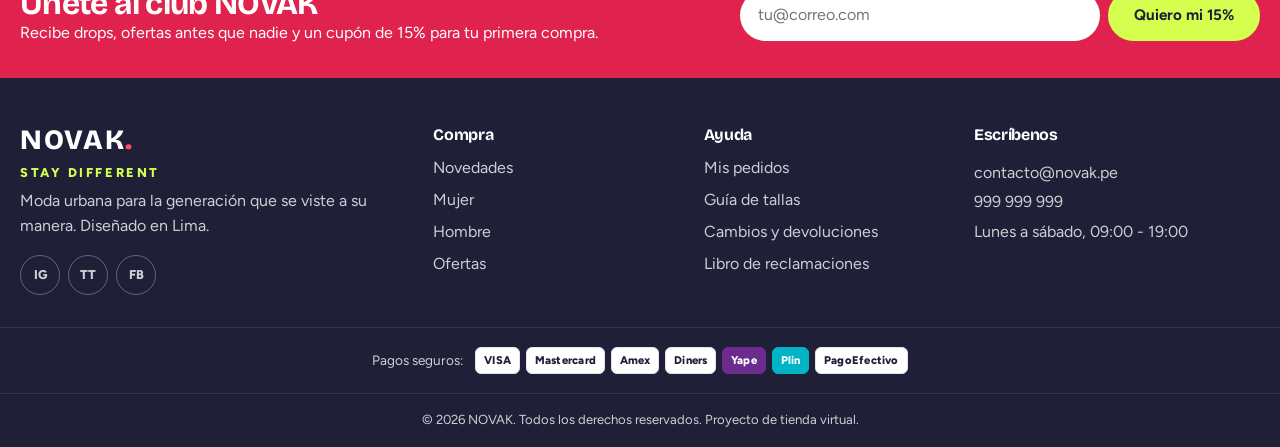
<file: catalogo.html>
<!DOCTYPE html>
<html lang="es">

<head>
    <meta charset="UTF-8">
    <meta name="viewport" content="width=device-width, initial-scale=1.0">
    <meta name="description" content="Catálogo NOVAK: polos, hoodies, casacas, jeans, zapatillas y accesorios. Filtra por talla, color, precio y ofertas.">
    <meta name="theme-color" content="#1f2038">
    <title>Catálogo - NOVAK</title>
    <link rel="preconnect" href="https://fonts.googleapis.com">
    <link rel="preconnect" href="https://fonts.gstatic.com" crossorigin>
    <link href="https://fonts.googleapis.com/css2?family=Bricolage+Grotesque:opsz,wght@12..96,600;12..96,700;12..96,800&family=Figtree:wght@400;500;600;700;800&display=swap" rel="stylesheet">
    <link rel="stylesheet" href="css/styles.css">
    <!-- Orden de los scripts: datos -> núcleo -> estadísticas -> administrador -> páginas -->
    <script src="js/datos.js" defer></script>
    <script src="js/app.js" defer></script>
    <script src="js/estadisticas.js" defer></script>
    <script src="js/admin.js" defer></script>
    <script src="js/tienda.js" defer></script>
</head>

<body data-pagina="catalogo">
    <a class="saltar" href="#contenido">Saltar al contenido</a>

    <!-- CABECERA: la dibuja js/app.js para que sea igual en todas las páginas -->
    <header class="cabecera" id="cabecera"></header>

    <main id="contenido">
        <div class="banner-pagina banner-catalogo" id="banner-catalogo">
            <div class="contenedor">
                <h1 id="titulo-catalogo">Catálogo</h1>
                <p id="subtitulo-catalogo">Toda la moda NOVAK en un solo lugar</p>
                <div class="cuenta-regresiva" id="cuenta-catalogo" data-cuenta-regresiva="" hidden></div>
            </div>
        </div>

        <section class="seccion seccion-catalogo" aria-label="Productos">
            <div class="contenedor">
                <!-- Solo lo ve el administrador -->
                <div class="aviso-admin" id="aviso-admin" hidden>
                    <p><strong>Modo administrador.</strong> Puedes ver estadísticas, editar, eliminar y agregar prendas desde aquí o desde el <a href="admin.html">panel</a>.</p>
                    <button type="button" class="boton" data-accion="nuevo">+ Agregar prenda</button>
                </div>

                <div class="catalogo-layout">
                    <aside class="filtros" id="filtros" aria-label="Filtros"></aside>
                    <div class="fondo-filtros" data-cerrar-filtros></div>

                    <div>
                        <div class="barra-catalogo">
                            <button type="button" class="boton boton-claro boton-chico" id="boton-filtros">Filtros</button>
                            <p class="contador-resultados" id="contador-resultados" aria-live="polite"></p>
                            <label class="orden-etiqueta">Ordenar por
                                <select id="orden" class="orden">
                                    <option value="relevancia">Recomendados</option>
                                    <option value="vendidos">Más vendidos</option>
                                    <option value="descuento">Mayor descuento</option>
                                    <option value="precio-asc">Precio: menor a mayor</option>
                                    <option value="precio-desc">Precio: mayor a menor</option>
                                    <option value="nombre">Nombre: A - Z</option>
                                </select>
                            </label>
                        </div>
                        <div class="filtros-activos" id="filtros-activos"></div>

                        <div class="catalogo" id="catalogo"></div>

                        <div class="sin-resultados" id="sin-resultados" hidden>
                            <h3>No encontramos prendas con esos filtros</h3>
                            <p>Prueba quitando algún filtro o buscando otra palabra.</p>
                            <button type="button" class="boton" data-filtro-limpiar>Limpiar filtros</button>
                        </div>
                        <p class="centrado"><button type="button" class="boton boton-claro" id="ver-mas" hidden>Ver más productos</button></p>
                    </div>
                </div>
            </div>
        </section>
    </main>

    <!-- PIE DE PÁGINA: lo dibuja js/app.js -->
    <footer class="pie" id="pie"></footer>
</body>

</html>
</file>
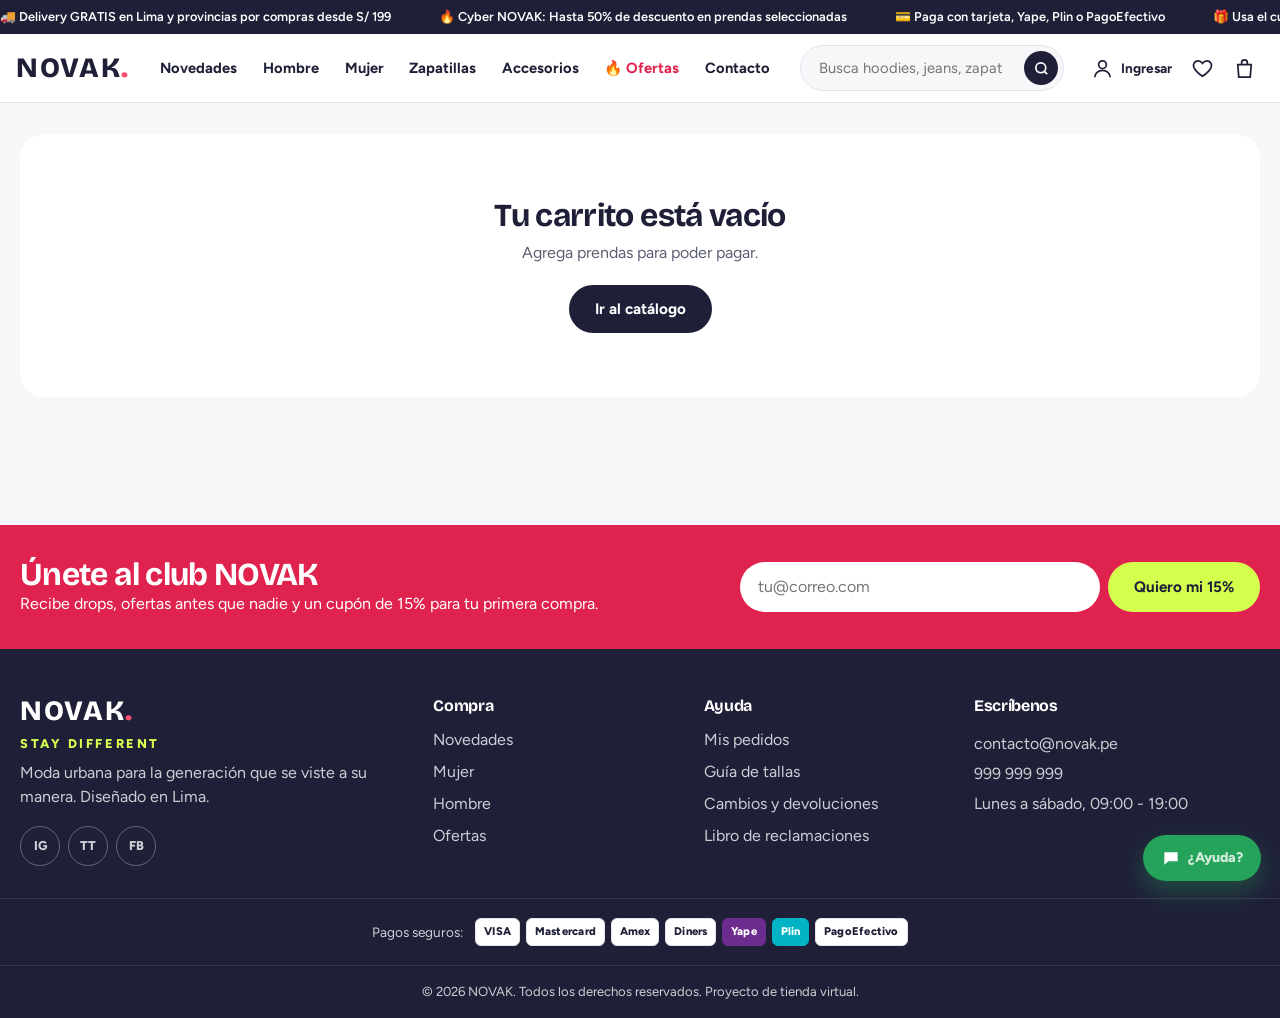
<file: checkout.html>
<!DOCTYPE html>
<html lang="es">

<head>
    <meta charset="UTF-8">
    <meta name="viewport" content="width=device-width, initial-scale=1.0">
    <meta name="description" content="Finaliza tu compra en NOVAK: datos, entrega y pago con tarjeta, Yape, Plin, PagoEfectivo o transferencia.">
    <meta name="theme-color" content="#1f2038">
    <title>Pago seguro - NOVAK</title>
    <link rel="preconnect" href="https://fonts.googleapis.com">
    <link rel="preconnect" href="https://fonts.gstatic.com" crossorigin>
    <link href="https://fonts.googleapis.com/css2?family=Bricolage+Grotesque:opsz,wght@12..96,600;12..96,700;12..96,800&family=Figtree:wght@400;500;600;700;800&display=swap" rel="stylesheet">
    <link rel="stylesheet" href="css/styles.css">
    <!-- Orden de los scripts: datos -> núcleo -> estadísticas -> administrador -> páginas -->
    <script src="js/datos.js" defer></script>
    <script src="js/app.js" defer></script>
    <script src="js/estadisticas.js" defer></script>
    <script src="js/admin.js" defer></script>
    <script src="js/tienda.js" defer></script>
</head>

<body data-pagina="checkout">
    <a class="saltar" href="#contenido">Saltar al contenido</a>

    <!-- CABECERA: la dibuja js/app.js para que sea igual en todas las páginas -->
    <header class="cabecera" id="cabecera"></header>

    <main id="contenido">
        <div class="contenedor checkout">
            <div id="checkout-contenido">
                <h1 class="titulo-pagina">Finalizar compra</h1>
                <ol class="indicador-pasos" aria-label="Pasos de la compra">
                    <li>Datos</li>
                    <li>Entrega</li>
                    <li>Pago</li>
                </ol>

                <div class="checkout-layout">
                    <div>
                        <!-- PASO 1 -->
                        <section class="paso-checkout" data-paso="1" aria-labelledby="titulo-paso1">
                            <div class="paso-titulo"><span class="num">1</span><h2 id="titulo-paso1">Tus datos</h2><button type="button" class="enlace editar" data-editar-paso="1">Editar</button></div>
                            <p class="paso-resumen"></p>
                            <form id="form-datos" class="paso-cuerpo" novalidate>
                                <div class="fila-doble">
                                    <div class="grupo-formulario"><label for="chNombre">Nombre completo</label><input id="chNombre" name="nombre" autocomplete="name"></div>
                                    <div class="grupo-formulario"><label for="chCorreo">Correo</label><input type="email" id="chCorreo" name="correo" autocomplete="email"></div>
                                </div>
                                <div class="fila-doble">
                                    <div class="grupo-formulario"><label for="chTelefono">Celular</label><input id="chTelefono" name="telefono" inputmode="numeric" maxlength="9" placeholder="9XXXXXXXX" autocomplete="tel"></div>
                                    <div class="grupo-formulario"><label for="chDni">DNI (para la boleta)</label><input id="chDni" name="dni" inputmode="numeric" maxlength="8" placeholder="8 dígitos"></div>
                                </div>
                                <button type="submit" class="boton">Continuar a la entrega</button>
                                <p class="mensaje" role="alert" hidden></p>
                            </form>
                        </section>

                        <!-- PASO 2 -->
                        <section class="paso-checkout" data-paso="2" aria-labelledby="titulo-paso2">
                            <div class="paso-titulo"><span class="num">2</span><h2 id="titulo-paso2">Entrega</h2><button type="button" class="enlace editar" data-editar-paso="2">Editar</button></div>
                            <p class="paso-resumen"></p>
                            <form id="form-entrega" class="paso-cuerpo" novalidate>
                                <div class="opciones-entrega">
                                    <label class="opcion-entrega activo"><input type="radio" name="entrega" value="domicilio" checked><span><b>Despacho a domicilio</b><small>Lima 24 - 48 h · Provincias 3 - 5 días</small></span></label>
                                    <label class="opcion-entrega"><input type="radio" name="entrega" value="recojo"><span><b>Retiro en tienda</b><small>Gratis · listo en 24 h</small></span></label>
                                </div>
                                <div id="campos-domicilio">
                                    <div class="fila-doble">
                                        <div class="grupo-formulario"><label for="chZona">Zona de envío</label>
                                            <select id="chZona" name="zona">
                                                <option value="lima">Lima Metropolitana y Callao (S/ 10)</option>
                                                <option value="provincia">Provincias (S/ 18)</option>
                                            </select></div>
                                        <div class="grupo-formulario" id="campo-departamento" hidden><label for="chDepartamento">Departamento</label><select id="chDepartamento" name="departamento"></select></div>
                                    </div>
                                    <div class="grupo-formulario"><label for="chDistrito">Distrito / ciudad</label><input id="chDistrito" name="distrito" placeholder="Ej. Miraflores"></div>
                                    <div class="grupo-formulario"><label for="chDireccion">Dirección</label><input id="chDireccion" name="direccion" placeholder="Calle, número, dpto." autocomplete="street-address"></div>
                                    <div class="grupo-formulario"><label for="chReferencia">Referencia (opcional)</label><input id="chReferencia" name="referencia" placeholder="Frente al parque..."></div>
                                    <p class="nota">Envío gratis por compras desde S/ 199 (después de descuentos).</p>
                                </div>
                                <div id="campos-recojo" hidden>
                                    <div class="grupo-formulario"><label for="chTienda">Tienda</label><select id="chTienda" name="tienda"></select></div>
                                    <p class="nota">Te avisaremos por correo y WhatsApp cuando tu pedido esté listo. Lleva tu DNI.</p>
                                </div>
                                <button type="submit" class="boton">Continuar al pago</button>
                                <p class="mensaje" role="alert" hidden></p>
                            </form>
                        </section>

                        <!-- PASO 3: PASARELA DE PAGO -->
                        <section class="paso-checkout" data-paso="3" aria-labelledby="titulo-paso3">
                            <div class="paso-titulo"><span class="num">3</span><h2 id="titulo-paso3">Pago</h2></div>
                            <form id="form-pago" class="paso-cuerpo" novalidate>
                                <fieldset class="metodos">
                                    <legend class="sr-only">Método de pago</legend>
                                    <label class="metodo activo"><input type="radio" name="metodo" value="tarjeta" checked><span><b>Tarjeta de crédito o débito</b><small>Visa, Mastercard, Amex, Diners</small></span><span class="mini-marcas"><i>VISA</i><i>MC</i><i>AMEX</i></span></label>
                                    <label class="metodo"><input type="radio" name="metodo" value="yape"><span><b>Yape / Plin</b><small>Escanea el QR desde tu app</small></span><span class="mini-marcas"><i class="yape">Yape</i><i class="plin">Plin</i></span></label>
                                    <label class="metodo"><input type="radio" name="metodo" value="pagoefectivo"><span><b>PagoEfectivo</b><small>Banca móvil, agentes y bodegas</small></span></label>
                                    <label class="metodo"><input type="radio" name="metodo" value="transferencia"><span><b>Transferencia bancaria</b><small>BCP, Interbank, BBVA</small></span></label>
                                    <label class="metodo"><input type="radio" name="metodo" value="contraentrega"><span><b>Pago contra entrega</b><small>Paga en efectivo o POS al recibir (solo Lima)</small></span></label>
                                </fieldset>

                                <!-- Tarjeta -->
                                <div class="panel-pago" data-panel="tarjeta">
                                    <div class="tarjeta-zona">
                                        <div class="tarjeta-visual" id="tarjeta-visual" aria-hidden="true">
                                            <div class="tv-cara tv-frente">
                                                <div class="tv-chip"></div><span class="tv-marca">TARJETA</span>
                                                <p class="tv-numero">•••• •••• •••• ••••</p>
                                                <div class="tv-pie"><span class="tv-nombre">NOMBRE DEL TITULAR</span><span class="tv-vence">MM/AA</span></div>
                                            </div>
                                            <div class="tv-cara tv-reverso"><div class="tv-banda"></div><div class="tv-cvv">CVV</div></div>
                                        </div>
                                        <div class="logos-marcas"><span class="logo-marca" data-marca="Visa">VISA</span><span class="logo-marca" data-marca="Mastercard">Mastercard</span><span class="logo-marca" data-marca="Amex">Amex</span><span class="logo-marca" data-marca="Diners">Diners</span></div>
                                    </div>
                                    <div class="grupo-formulario"><label for="pgTarjeta">Número de tarjeta</label><input id="pgTarjeta" name="tarjeta" inputmode="numeric" autocomplete="cc-number" placeholder="0000 0000 0000 0000" maxlength="19"></div>
                                    <div class="grupo-formulario"><label for="pgTitular">Nombre del titular</label><input id="pgTitular" name="titular" autocomplete="cc-name" placeholder="Como aparece en la tarjeta"></div>
                                    <div class="fila-triple">
                                        <div class="grupo-formulario"><label for="pgVence">Vencimiento</label><input id="pgVence" name="vence" inputmode="numeric" autocomplete="cc-exp" placeholder="MM/AA" maxlength="5"></div>
                                        <div class="grupo-formulario"><label for="pgCvv">CVV</label><input id="pgCvv" name="cvv" inputmode="numeric" autocomplete="cc-csc" placeholder="123" maxlength="3"></div>
                                        <div class="grupo-formulario"><label for="pgCuotas">Cuotas</label><select id="pgCuotas" name="cuotas"><option value="1">Sin cuotas</option><option value="3">3 cuotas sin intereses</option><option value="6">6 cuotas</option></select></div>
                                    </div>
                                    <p class="nota modo-prueba">🧪 <b>Modo demostración:</b> no se realizan cobros reales ni se guardan datos de tarjeta. Prueba con <code>4111 1111 1111 1111</code> (aprobada) o <code>4000 0000 0000 0002</code> (rechazada), cualquier fecha futura y CVV.</p>
                                </div>

                                <!-- Yape / Plin -->
                                <div class="panel-pago" data-panel="yape" hidden>
                                    <div class="pago-qr">
                                        <div id="qr-yape"></div>
                                        <ol>
                                            <li>Abre Yape o Plin y escanea el código.</li>
                                            <li>O yapea al <b>999 999 999</b> (NOVAK S.A.C.).</li>
                                            <li>Monto exacto: <b data-monto>S/ 0.00</b></li>
                                            <li>Copia el número de operación y escríbelo abajo.</li>
                                        </ol>
                                    </div>
                                    <div class="grupo-formulario"><label for="pgOpYape">Número de operación</label><input id="pgOpYape" name="operacionYape" inputmode="numeric" maxlength="8" placeholder="Ej. 01234567"></div>
                                    <p class="nota modo-prueba">🧪 QR de demostración: escribe cualquier número de 6 a 8 dígitos.</p>
                                </div>

                                <!-- PagoEfectivo -->
                                <div class="panel-pago" data-panel="pagoefectivo" hidden>
                                    <div class="info-pago">
                                        <p>Al confirmar generamos tu <b>código CIP</b>. Págalo en las próximas 24 horas desde la banca móvil o web de BCP, BBVA, Interbank, Scotiabank, o en agentes y bodegas afiliadas.</p>
                                        <p>Monto a pagar: <b data-monto>S/ 0.00</b>. Tu pedido se reserva hasta que se confirme el pago.</p>
                                    </div>
                                </div>

                                <!-- Transferencia -->
                                <div class="panel-pago" data-panel="transferencia" hidden>
                                    <div class="info-pago">
                                        <p>Transfiere <b data-monto>S/ 0.00</b> a nombre de <b>NOVAK S.A.C.</b> (RUC 20612345678):</p>
                                        <ul class="cuentas-banco">
                                            <li><b>BCP</b> Cta. cte. 191-2345678-0-12 · CCI 002-191-002345678012-55</li>
                                            <li><b>Interbank</b> Cta. cte. 200-3001234567 · CCI 003-200-003001234567-41</li>
                                            <li><b>BBVA</b> Cta. cte. 0011-0123-0100045678 · CCI 011-123-000100045678-19</li>
                                        </ul>
                                    </div>
                                    <div class="fila-doble">
                                        <div class="grupo-formulario"><label for="pgBanco">Banco desde el que pagaste</label><select id="pgBanco" name="banco"><option>BCP</option><option>Interbank</option><option>BBVA</option><option>Scotiabank</option><option>Otro</option></select></div>
                                        <div class="grupo-formulario"><label for="pgOpBanco">Número de operación</label><input id="pgOpBanco" name="operacionBanco" inputmode="numeric" maxlength="12"></div>
                                    </div>
                                </div>

                                <!-- Contra entrega -->
                                <div class="panel-pago" data-panel="contraentrega" hidden>
                                    <div class="grupo-formulario"><label for="pgContra">¿Cómo pagarás al recibir?</label><select id="pgContra" name="contraModo"><option>Efectivo</option><option>POS (tarjeta) al recibir</option><option>Yape al recibir</option></select></div>
                                    <p class="nota">El repartidor te llevará el comprobante. Ten el monto exacto: <b data-monto>S/ 0.00</b></p>
                                </div>

                                <label class="casilla"><input type="checkbox" name="terminos"> Acepto los <a href="#" onclick="return false">términos y condiciones</a> y la política de privacidad.</label>
                                <button type="submit" class="boton boton-bloque boton-grande" id="boton-pagar">Pagar</button>
                                <p class="mensaje" role="alert" hidden></p>
                            </form>
                        </section>
                    </div>

                    <aside class="resumen resumen-checkout" id="resumen-checkout" aria-label="Resumen del pedido"></aside>
                </div>
            </div>

            <div id="confirmacion" class="confirmacion" hidden></div>
        </div>

        <!-- Pantalla de "procesando pago" -->
        <div class="procesando" id="procesando" hidden role="status">
            <div class="procesando-caja"><div class="spinner"></div><p>Procesando...</p><small>No cierres ni recargues esta página</small></div>
        </div>
    </main>

    <!-- PIE DE PÁGINA: lo dibuja js/app.js -->
    <footer class="pie" id="pie"></footer>
</body>

</html>
</file>
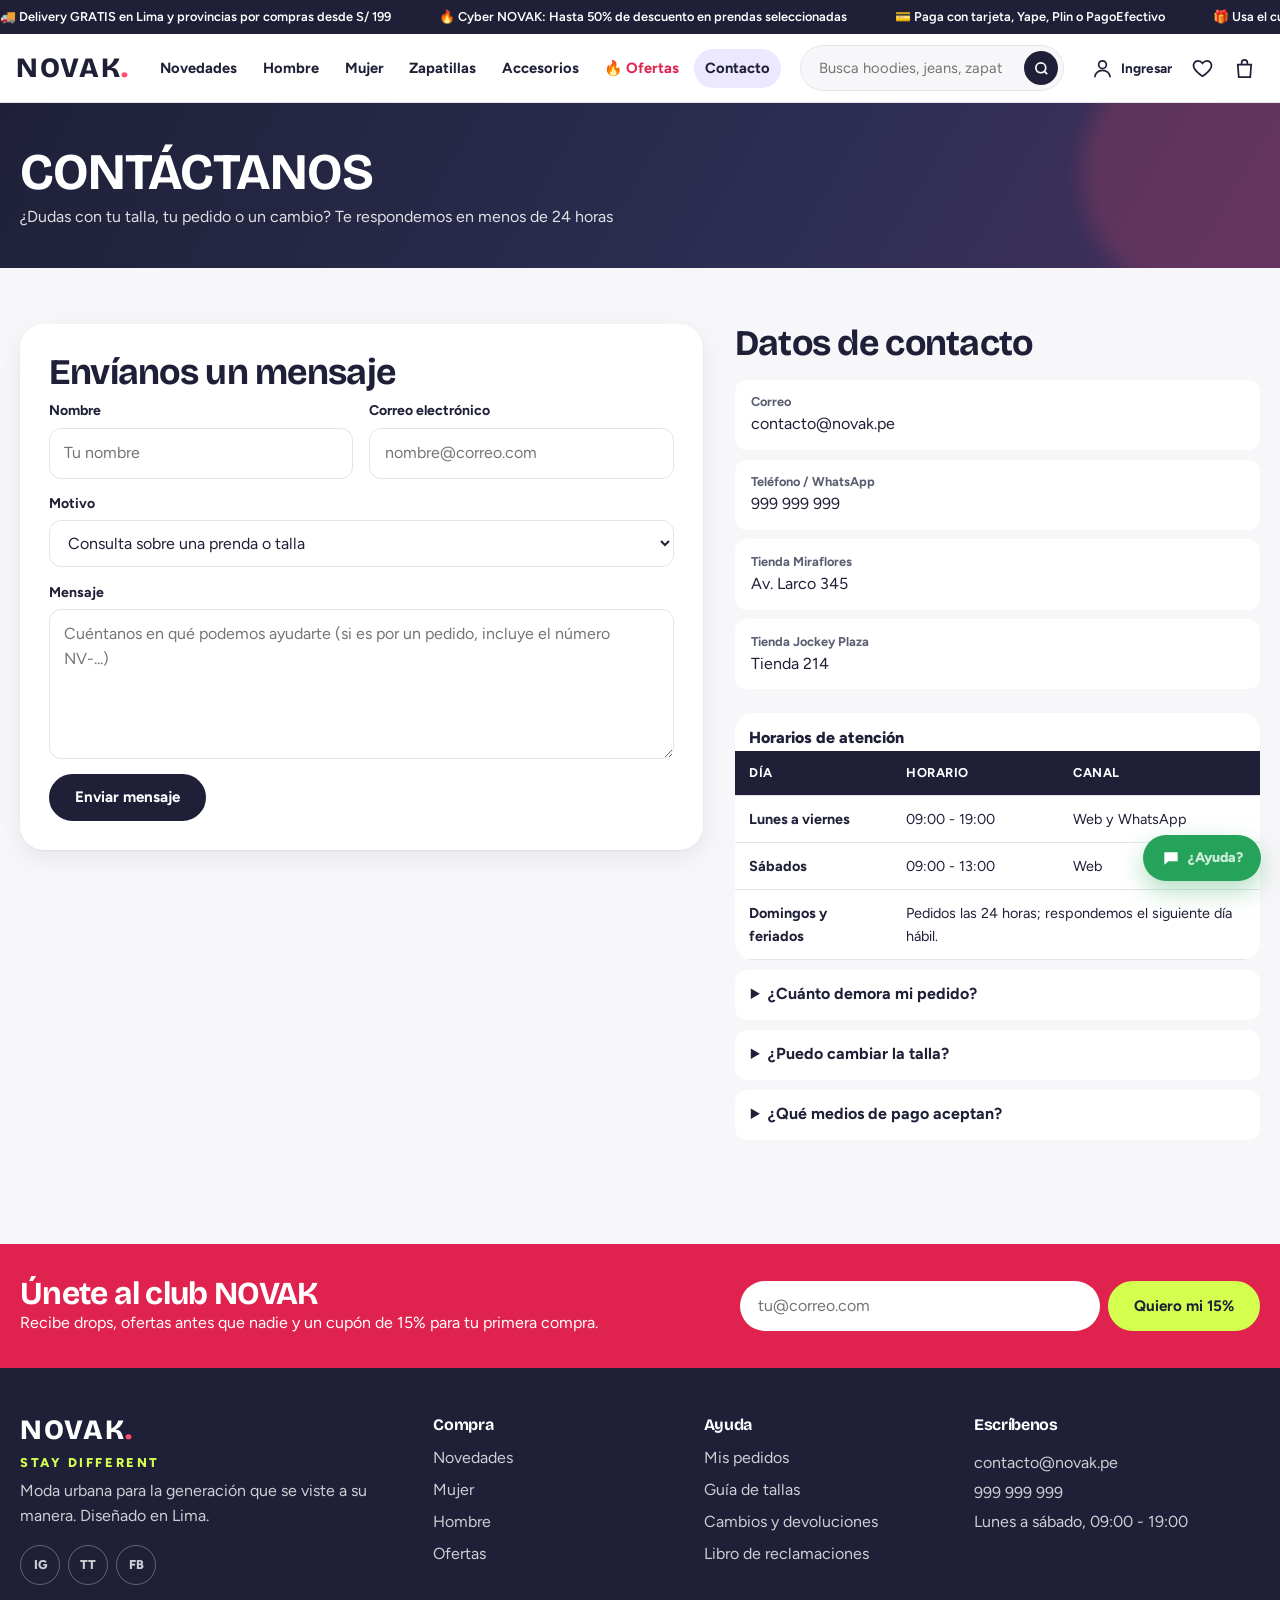
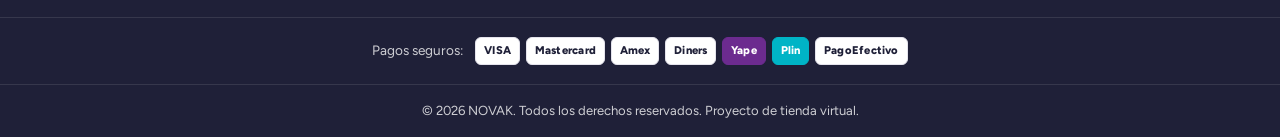
<file: contacto.html>
<!DOCTYPE html>
<html lang="es">

<head>
    <meta charset="UTF-8">
    <meta name="viewport" content="width=device-width, initial-scale=1.0">
    <meta name="description" content="Escríbenos, consulta horarios o registra un reclamo en NOVAK.">
    <meta name="theme-color" content="#1f2038">
    <title>Contacto - NOVAK</title>
    <link rel="preconnect" href="https://fonts.googleapis.com">
    <link rel="preconnect" href="https://fonts.gstatic.com" crossorigin>
    <link href="https://fonts.googleapis.com/css2?family=Bricolage+Grotesque:opsz,wght@12..96,600;12..96,700;12..96,800&family=Figtree:wght@400;500;600;700;800&display=swap" rel="stylesheet">
    <link rel="stylesheet" href="css/styles.css">
    <!-- Orden de los scripts: datos -> núcleo -> estadísticas -> administrador -> páginas -->
    <script src="js/datos.js" defer></script>
    <script src="js/app.js" defer></script>
    <script src="js/estadisticas.js" defer></script>
    <script src="js/admin.js" defer></script>
    <script src="js/tienda.js" defer></script>
</head>

<body data-pagina="contacto">
    <a class="saltar" href="#contenido">Saltar al contenido</a>

    <!-- CABECERA: la dibuja js/app.js para que sea igual en todas las páginas -->
    <header class="cabecera" id="cabecera"></header>

    <main id="contenido">
        <div class="banner-pagina">
            <div class="contenedor">
                <h1>Contáctanos</h1>
                <p>¿Dudas con tu talla, tu pedido o un cambio? Te respondemos en menos de 24 horas</p>
            </div>
        </div>

        <section class="seccion" aria-label="Formulario e información de contacto">
            <div class="contenedor">
                <div class="dos-columnas">
                    <div class="caja-formulario ancho">
                        <h2>Envíanos un mensaje</h2>
                        <form id="form-contacto" action="#" method="post" novalidate>
                            <div class="fila-doble">
                                <div class="grupo-formulario"><label for="cNombre">Nombre</label><input type="text" id="cNombre" name="nombre" placeholder="Tu nombre" autocomplete="name"></div>
                                <div class="grupo-formulario"><label for="cCorreo">Correo electrónico</label><input type="email" id="cCorreo" name="correo" placeholder="nombre@correo.com" autocomplete="email"></div>
                            </div>
                            <div class="grupo-formulario">
                                <label for="cMotivo">Motivo</label>
                                <select id="cMotivo" name="motivo">
                                    <option value="consulta">Consulta sobre una prenda o talla</option>
                                    <option value="pedido">Estado de mi pedido</option>
                                    <option value="cambio">Cambios y devoluciones</option>
                                    <option value="reclamo">Libro de reclamaciones</option>
                                    <option value="otro">Otro</option>
                                </select>
                            </div>
                            <div class="grupo-formulario">
                                <label for="cMensaje">Mensaje</label>
                                <textarea id="cMensaje" name="mensaje" rows="5" placeholder="Cuéntanos en qué podemos ayudarte (si es por un pedido, incluye el número NV-...)"></textarea>
                            </div>
                            <button type="submit" class="boton">Enviar mensaje</button>
                            <p class="mensaje" role="status" hidden></p>
                        </form>
                    </div>

                    <aside class="contacto-info">
                        <h2>Datos de contacto</h2>
                        <ul class="datos-contacto">
                            <li><strong>Correo</strong> contacto@novak.pe</li>
                            <li><strong>Teléfono / WhatsApp</strong> 999 999 999</li>
                            <li><strong>Tienda Miraflores</strong> Av. Larco 345</li>
                            <li><strong>Tienda Jockey Plaza</strong> Tienda 214</li>
                        </ul>
                        <div class="tabla-scroll">
                            <table class="tabla-chica">
                                <caption>Horarios de atención</caption>
                                <thead><tr><th scope="col">Día</th><th scope="col">Horario</th><th scope="col">Canal</th></tr></thead>
                                <tbody>
                                    <tr><th scope="row">Lunes a viernes</th><td>09:00 - 19:00</td><td>Web y WhatsApp</td></tr>
                                    <tr><th scope="row">Sábados</th><td>09:00 - 13:00</td><td>Web</td></tr>
                                    <tr><th scope="row">Domingos y feriados</th><td colspan="2">Pedidos las 24 horas; respondemos el siguiente día hábil.</td></tr>
                                </tbody>
                            </table>
                        </div>
                        <details class="faq"><summary>¿Cuánto demora mi pedido?</summary><p>Lima: 24 a 48 horas. Provincias: 3 a 5 días hábiles.</p></details>
                        <details class="faq"><summary>¿Puedo cambiar la talla?</summary><p>Sí, gratis, hasta 30 días después de recibir tu pedido y con la etiqueta puesta.</p></details>
                        <details class="faq"><summary>¿Qué medios de pago aceptan?</summary><p>Tarjetas Visa, Mastercard, Amex y Diners, Yape, Plin, PagoEfectivo, transferencia y contra entrega en Lima.</p></details>
                    </aside>
                </div>
            </div>
        </section>
    </main>

    <!-- PIE DE PÁGINA: lo dibuja js/app.js -->
    <footer class="pie" id="pie"></footer>
</body>

</html>
</file>
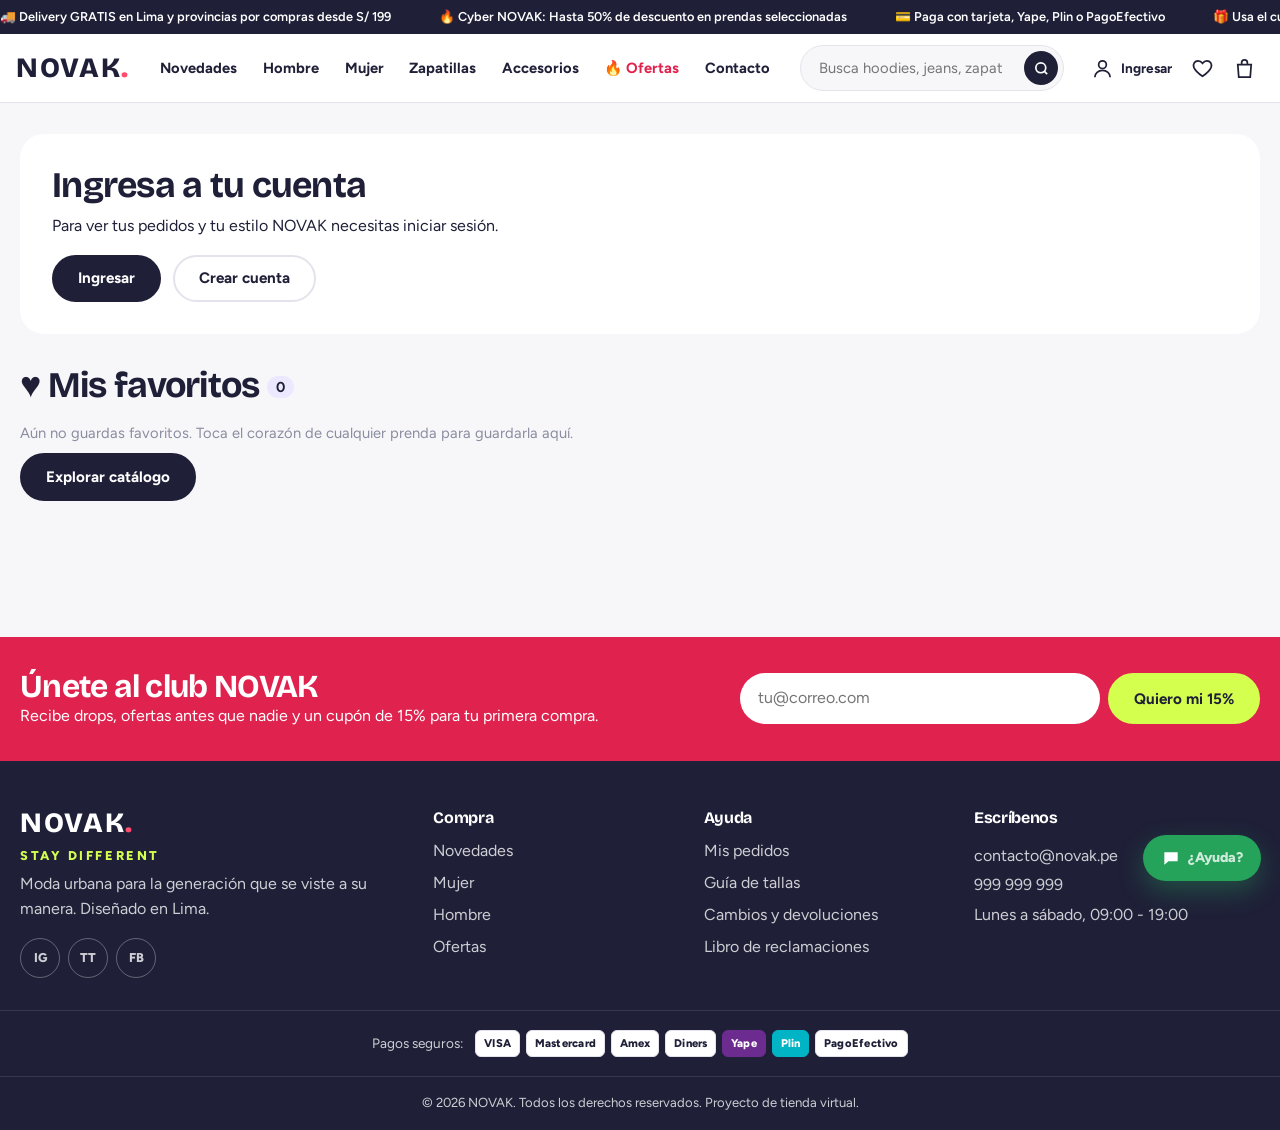
<file: cuenta.html>
<!DOCTYPE html>
<html lang="es">

<head>
    <meta charset="UTF-8">
    <meta name="viewport" content="width=device-width, initial-scale=1.0">
    <meta name="description" content="Tus pedidos, favoritos y datos en NOVAK.">
    <meta name="theme-color" content="#1f2038">
    <title>Mi cuenta - NOVAK</title>
    <link rel="preconnect" href="https://fonts.googleapis.com">
    <link rel="preconnect" href="https://fonts.gstatic.com" crossorigin>
    <link href="https://fonts.googleapis.com/css2?family=Bricolage+Grotesque:opsz,wght@12..96,600;12..96,700;12..96,800&family=Figtree:wght@400;500;600;700;800&display=swap" rel="stylesheet">
    <link rel="stylesheet" href="css/styles.css">
    <!-- Orden de los scripts: datos -> núcleo -> estadísticas -> administrador -> páginas -->
    <script src="js/datos.js" defer></script>
    <script src="js/app.js" defer></script>
    <script src="js/estadisticas.js" defer></script>
    <script src="js/admin.js" defer></script>
    <script src="js/tienda.js" defer></script>
</head>

<body data-pagina="cuenta">
    <a class="saltar" href="#contenido">Saltar al contenido</a>

    <!-- CABECERA: la dibuja js/app.js para que sea igual en todas las páginas -->
    <header class="cabecera" id="cabecera"></header>

    <main id="contenido">
        <div class="contenedor pagina-cuenta">
            <div id="cuenta-contenido"></div>
        </div>
    </main>

    <!-- PIE DE PÁGINA: lo dibuja js/app.js -->
    <footer class="pie" id="pie"></footer>
</body>

</html>
</file>
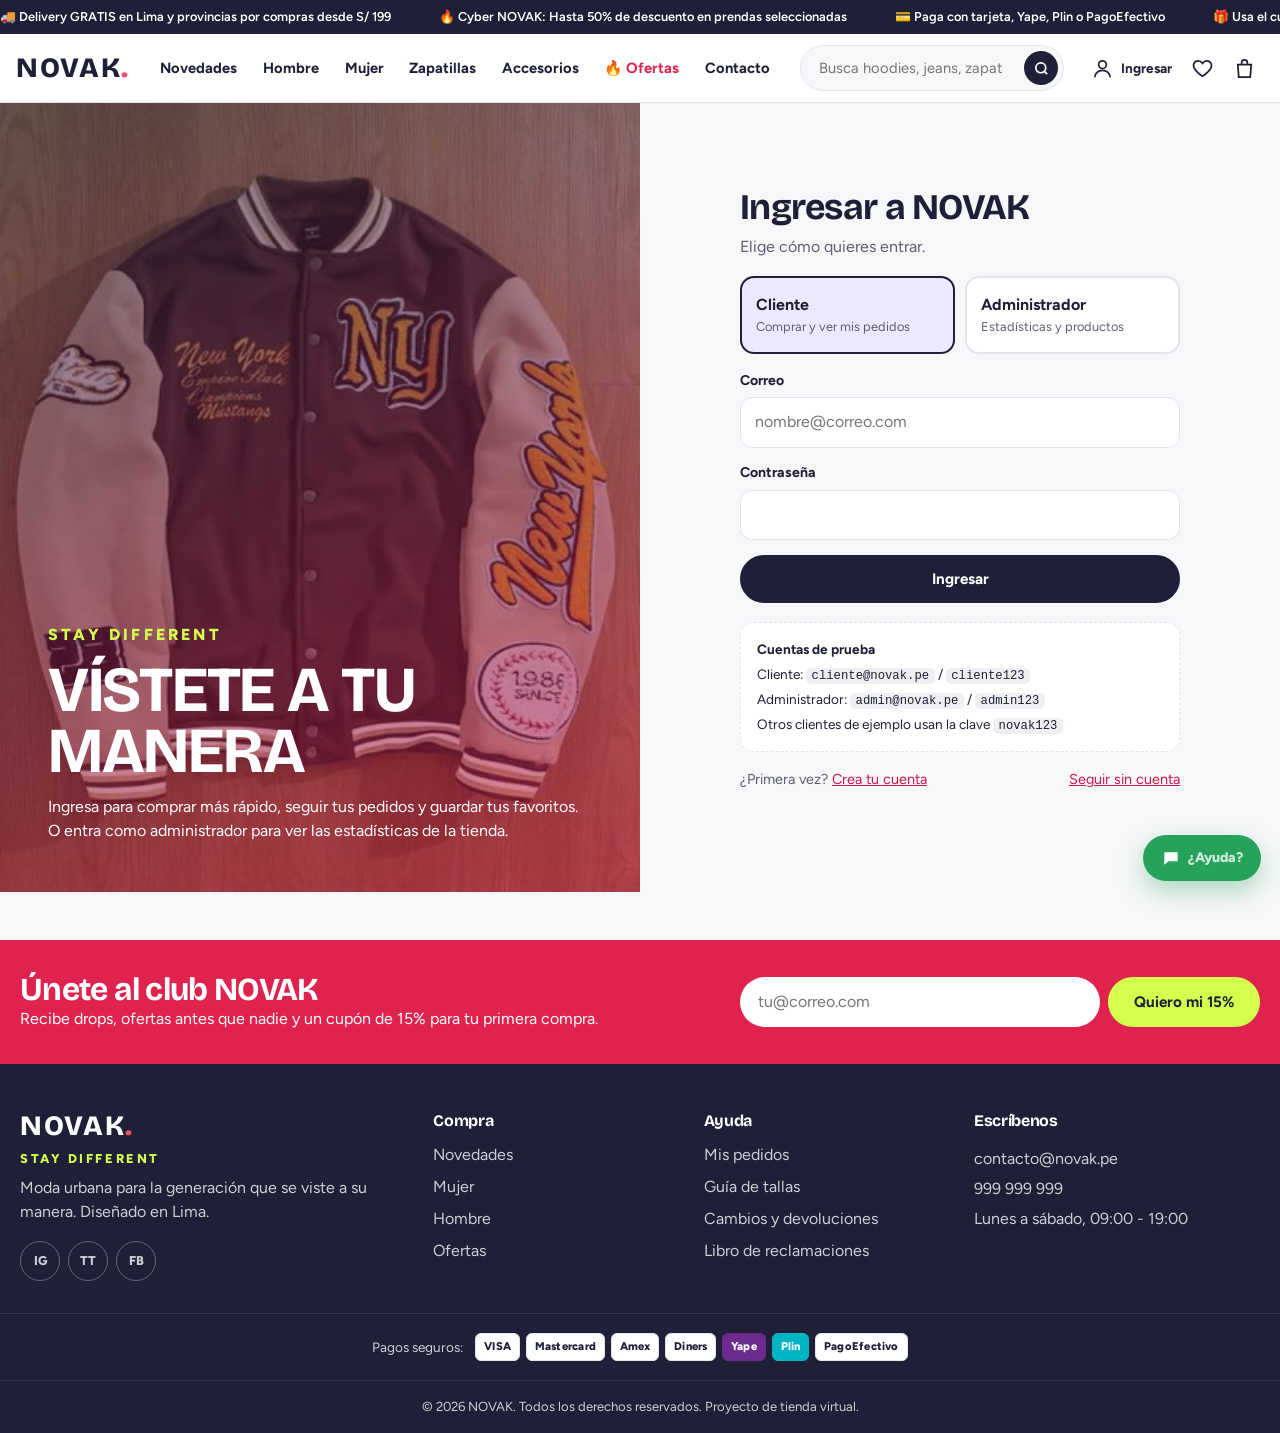
<file: login.html>
<!DOCTYPE html>
<html lang="es">

<head>
    <meta charset="UTF-8">
    <meta name="viewport" content="width=device-width, initial-scale=1.0">
    <meta name="description" content="Ingresa a NOVAK como cliente o administrador.">
    <meta name="theme-color" content="#1f2038">
    <title>Ingresar - NOVAK</title>
    <link rel="preconnect" href="https://fonts.googleapis.com">
    <link rel="preconnect" href="https://fonts.gstatic.com" crossorigin>
    <link href="https://fonts.googleapis.com/css2?family=Bricolage+Grotesque:opsz,wght@12..96,600;12..96,700;12..96,800&family=Figtree:wght@400;500;600;700;800&display=swap" rel="stylesheet">
    <link rel="stylesheet" href="css/styles.css">
    <!-- Orden de los scripts: datos -> núcleo -> estadísticas -> administrador -> páginas -->
    <script src="js/datos.js" defer></script>
    <script src="js/app.js" defer></script>
    <script src="js/estadisticas.js" defer></script>
    <script src="js/admin.js" defer></script>
    <script src="js/tienda.js" defer></script>
</head>

<body data-pagina="login">
    <a class="saltar" href="#contenido">Saltar al contenido</a>

    <!-- CABECERA: la dibuja js/app.js para que sea igual en todas las páginas -->
    <header class="cabecera" id="cabecera"></header>

    <main id="contenido">
        <section class="login" aria-labelledby="titulo-login">
            <div class="login-visual">
                <p class="login-sobre">STAY DIFFERENT</p>
                <h1>Vístete a tu manera</h1>
                <p>Ingresa para comprar más rápido, seguir tus pedidos y guardar tus favoritos. O entra como administrador para ver las estadísticas de la tienda.</p>
            </div>

            <div class="login-panel">
                <div class="login-caja" id="login-contenido">
                    <h2 id="titulo-login">Ingresar a NOVAK</h2>
                    <p>Elige cómo quieres entrar.</p>

                    <form id="form-login" action="#" method="post" novalidate>
                        <div class="selector-rol" role="radiogroup" aria-label="Tipo de acceso">
                            <label class="rol-opcion">
                                <input type="radio" name="rol" value="usuario" checked>
                                <span class="rol-tarjeta"><strong>Cliente</strong><span>Comprar y ver mis pedidos</span></span>
                            </label>
                            <label class="rol-opcion">
                                <input type="radio" name="rol" value="admin">
                                <span class="rol-tarjeta"><strong>Administrador</strong><span>Estadísticas y productos</span></span>
                            </label>
                        </div>

                        <div class="grupo-formulario">
                            <label for="loginUsuario">Correo</label>
                            <input type="email" id="loginUsuario" name="usuario" placeholder="nombre@correo.com" autocomplete="username" required>
                        </div>
                        <div class="grupo-formulario">
                            <label for="loginClave">Contraseña</label>
                            <input type="password" id="loginClave" name="clave" autocomplete="current-password" required>
                        </div>

                        <button type="submit" class="boton boton-bloque">Ingresar</button>
                        <p class="mensaje" role="alert" hidden></p>
                    </form>

                    <div class="pista-demo">
                        <strong>Cuentas de prueba</strong><br>
                        Cliente: <code>cliente@novak.pe</code> / <code>cliente123</code><br>
                        Administrador: <code>admin@novak.pe</code> / <code>admin123</code><br>
                        Otros clientes de ejemplo usan la clave <code>novak123</code>
                    </div>

                    <p class="enlaces-login">
                        <span>¿Primera vez? <a href="registro.html">Crea tu cuenta</a></span>
                        <a href="catalogo.html">Seguir sin cuenta</a>
                    </p>
                </div>
            </div>
        </section>
    </main>

    <!-- PIE DE PÁGINA: lo dibuja js/app.js -->
    <footer class="pie" id="pie"></footer>
</body>

</html>
</file>
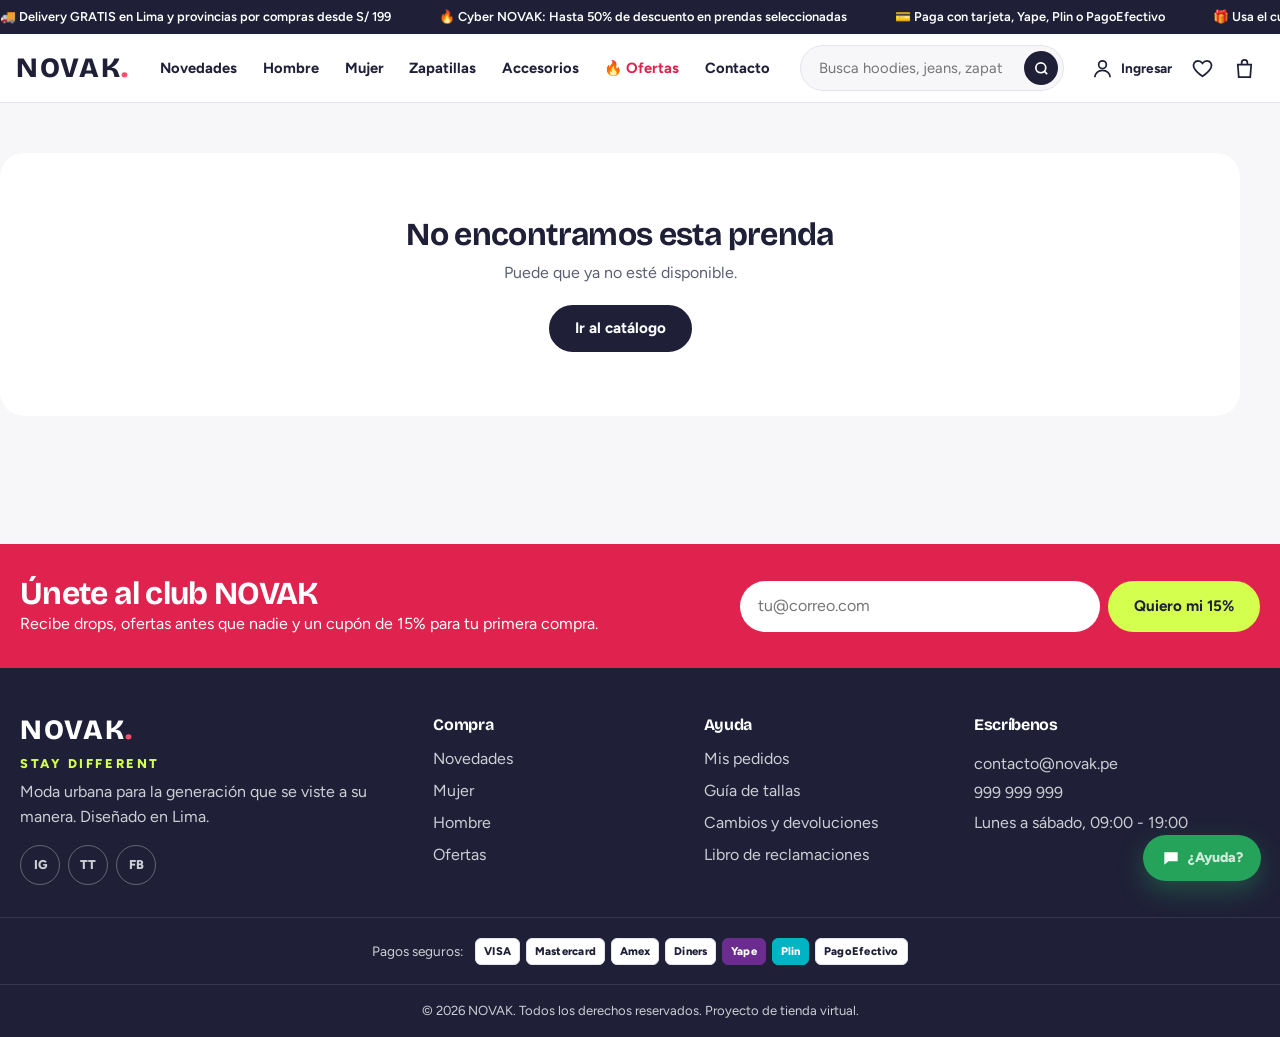
<file: producto.html>
<!DOCTYPE html>
<html lang="es">

<head>
    <meta charset="UTF-8">
    <meta name="viewport" content="width=device-width, initial-scale=1.0">
    <meta name="description" content="Ficha de producto NOVAK: fotos de frente, espalda y costados, tallas, colores y especificaciones.">
    <meta name="theme-color" content="#1f2038">
    <title>Producto - NOVAK</title>
    <link rel="preconnect" href="https://fonts.googleapis.com">
    <link rel="preconnect" href="https://fonts.gstatic.com" crossorigin>
    <link href="https://fonts.googleapis.com/css2?family=Bricolage+Grotesque:opsz,wght@12..96,600;12..96,700;12..96,800&family=Figtree:wght@400;500;600;700;800&display=swap" rel="stylesheet">
    <link rel="stylesheet" href="css/styles.css">
    <!-- Orden de los scripts: datos -> núcleo -> estadísticas -> administrador -> páginas -->
    <script src="js/datos.js" defer></script>
    <script src="js/app.js" defer></script>
    <script src="js/estadisticas.js" defer></script>
    <script src="js/admin.js" defer></script>
    <script src="js/tienda.js" defer></script>
</head>

<body data-pagina="producto">
    <a class="saltar" href="#contenido">Saltar al contenido</a>

    <!-- CABECERA: la dibuja js/app.js para que sea igual en todas las páginas -->
    <header class="cabecera" id="cabecera"></header>

    <main id="contenido">
        <!-- La ficha completa (4 vistas, tallas, colores, especificaciones) la arma js/tienda.js -->
        <div id="ficha" class="ficha"></div>
    </main>

    <!-- PIE DE PÁGINA: lo dibuja js/app.js -->
    <footer class="pie" id="pie"></footer>
</body>

</html>
</file>
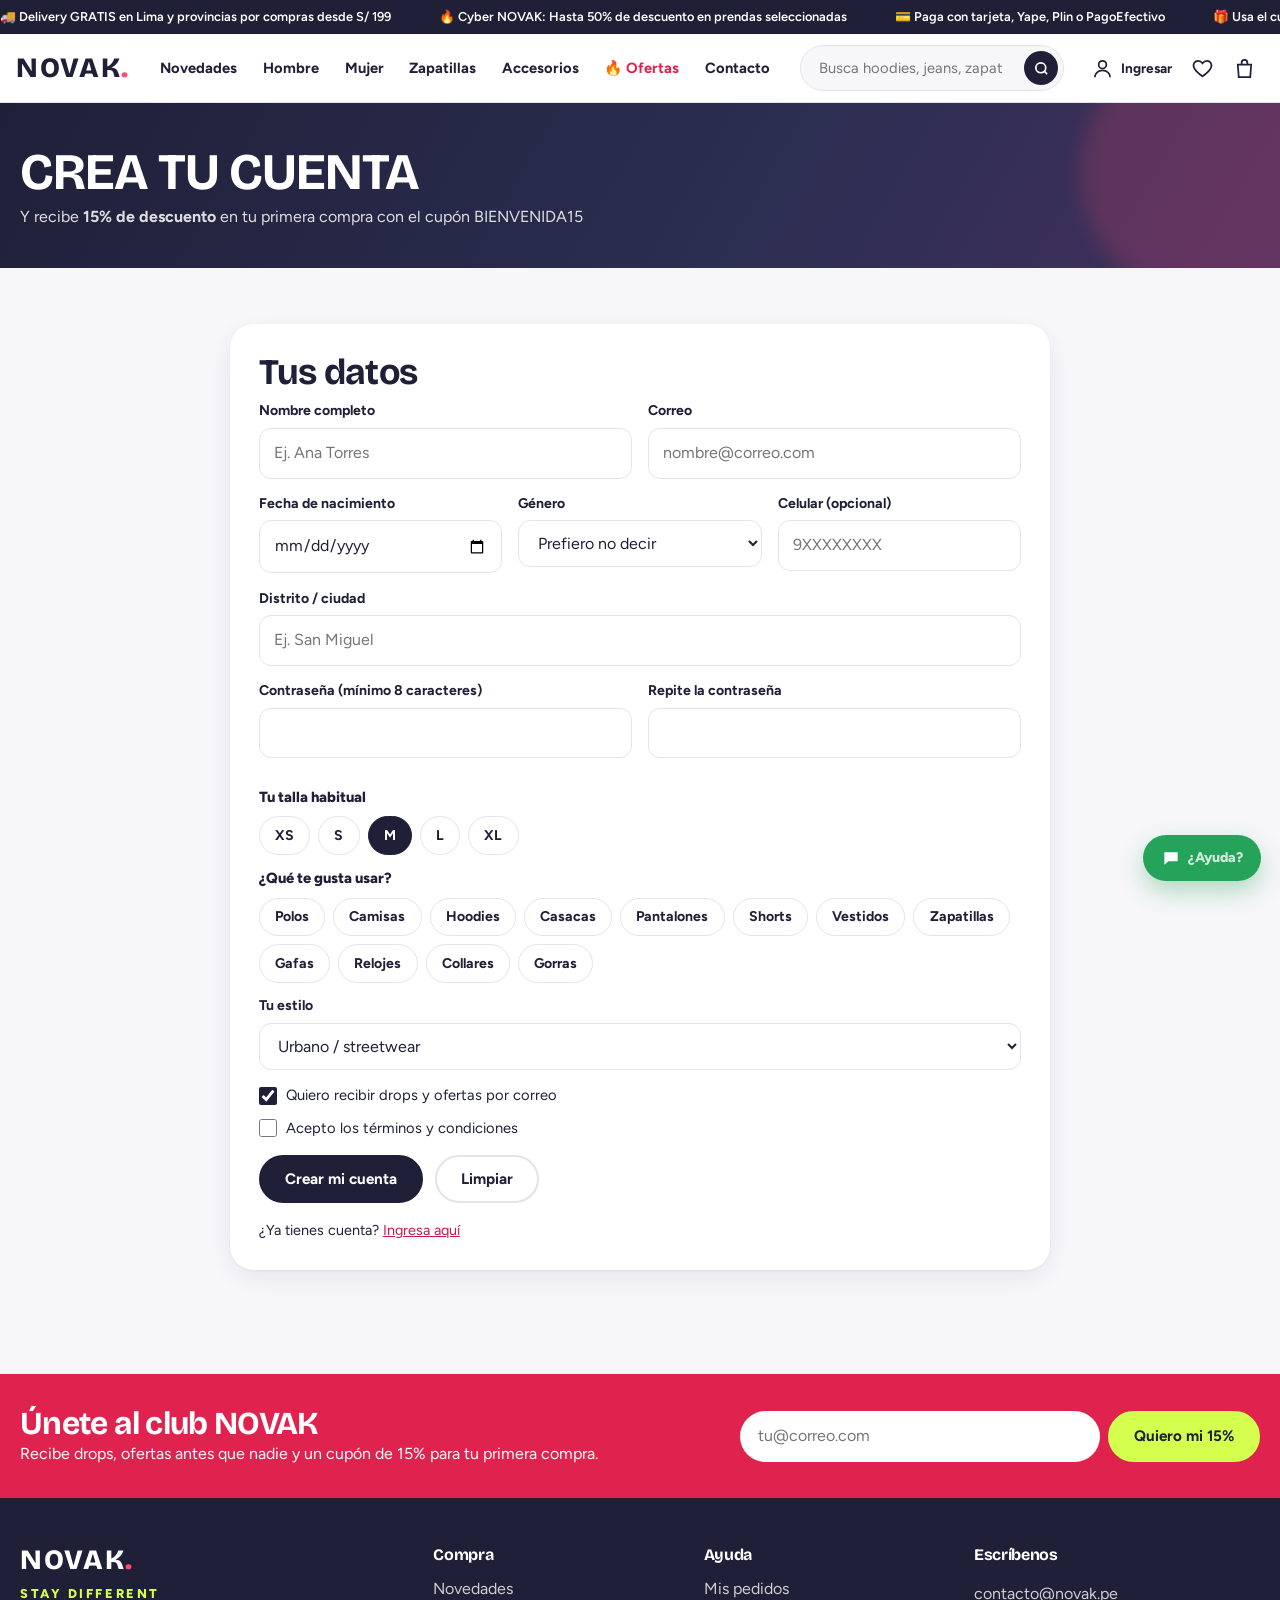
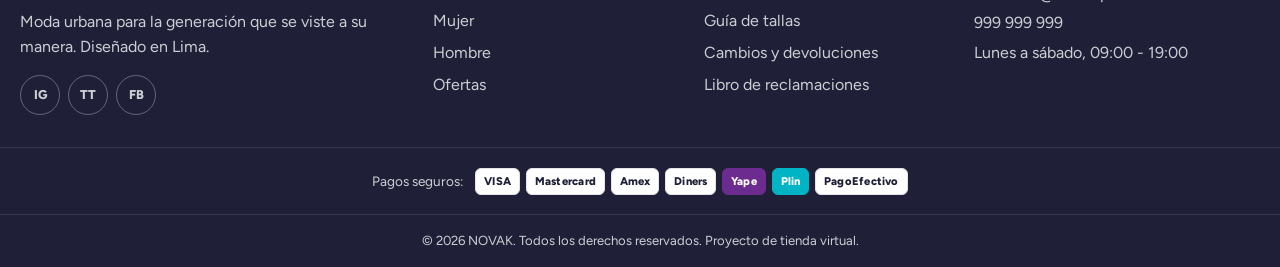
<file: registro.html>
<!DOCTYPE html>
<html lang="es">

<head>
    <meta charset="UTF-8">
    <meta name="viewport" content="width=device-width, initial-scale=1.0">
    <meta name="description" content="Crea tu cuenta en NOVAK y recibe 15% de descuento en tu primera compra.">
    <meta name="theme-color" content="#1f2038">
    <title>Crear cuenta - NOVAK</title>
    <link rel="preconnect" href="https://fonts.googleapis.com">
    <link rel="preconnect" href="https://fonts.gstatic.com" crossorigin>
    <link href="https://fonts.googleapis.com/css2?family=Bricolage+Grotesque:opsz,wght@12..96,600;12..96,700;12..96,800&family=Figtree:wght@400;500;600;700;800&display=swap" rel="stylesheet">
    <link rel="stylesheet" href="css/styles.css">
    <!-- Orden de los scripts: datos -> núcleo -> estadísticas -> administrador -> páginas -->
    <script src="js/datos.js" defer></script>
    <script src="js/app.js" defer></script>
    <script src="js/estadisticas.js" defer></script>
    <script src="js/admin.js" defer></script>
    <script src="js/tienda.js" defer></script>
</head>

<body data-pagina="registro">
    <a class="saltar" href="#contenido">Saltar al contenido</a>

    <!-- CABECERA: la dibuja js/app.js para que sea igual en todas las páginas -->
    <header class="cabecera" id="cabecera"></header>

    <main id="contenido">
        <div class="banner-pagina">
            <div class="contenedor">
                <h1>Crea tu cuenta</h1>
                <p>Y recibe <b>15% de descuento</b> en tu primera compra con el cupón BIENVENIDA15</p>
            </div>
        </div>

        <section class="seccion" aria-labelledby="titulo-registro">
            <div class="contenedor">
                <div class="caja-formulario ancho">
                    <h2 id="titulo-registro">Tus datos</h2>
                    <form id="form-registro" action="#" method="post" novalidate>
                        <div class="fila-doble">
                            <div class="grupo-formulario"><label for="nombreReg">Nombre completo</label><input type="text" id="nombreReg" name="nombre" placeholder="Ej. Ana Torres" autocomplete="name"></div>
                            <div class="grupo-formulario"><label for="correoReg">Correo</label><input type="email" id="correoReg" name="correo" placeholder="nombre@correo.com" autocomplete="email"></div>
                        </div>
                        <div class="fila-triple">
                            <div class="grupo-formulario"><label for="nacReg">Fecha de nacimiento</label><input type="date" id="nacReg" name="nacimiento"></div>
                            <div class="grupo-formulario"><label for="generoReg">Género</label>
                                <select id="generoReg" name="genero"><option value="">Prefiero no decir</option><option value="femenino">Femenino</option><option value="masculino">Masculino</option><option value="otro">Otro</option></select></div>
                            <div class="grupo-formulario"><label for="telReg">Celular (opcional)</label><input type="tel" id="telReg" name="telefono" placeholder="9XXXXXXXX" autocomplete="tel"></div>
                        </div>
                        <div class="grupo-formulario"><label for="distReg">Distrito / ciudad</label><input type="text" id="distReg" name="distrito" placeholder="Ej. San Miguel"></div>
                        <div class="fila-doble">
                            <div class="grupo-formulario"><label for="claveReg">Contraseña (mínimo 8 caracteres)</label><input type="password" id="claveReg" name="clave" autocomplete="new-password"></div>
                            <div class="grupo-formulario"><label for="clave2Reg">Repite la contraseña</label><input type="password" id="clave2Reg" name="clave2" autocomplete="new-password"></div>
                        </div>

                        <fieldset>
                            <legend>Tu talla habitual</legend>
                            <div class="opciones">
                                <label class="chip-opcion"><input type="radio" name="talla" value="XS"><span>XS</span></label>
                                <label class="chip-opcion"><input type="radio" name="talla" value="S"><span>S</span></label>
                                <label class="chip-opcion"><input type="radio" name="talla" value="M" checked><span>M</span></label>
                                <label class="chip-opcion"><input type="radio" name="talla" value="L"><span>L</span></label>
                                <label class="chip-opcion"><input type="radio" name="talla" value="XL"><span>XL</span></label>
                            </div>
                        </fieldset>

                        <fieldset>
                            <legend>¿Qué te gusta usar?</legend>
                            <div class="opciones">
                                <label class="chip-opcion"><input type="checkbox" name="prendas" value="polos"><span>Polos</span></label>
                                <label class="chip-opcion"><input type="checkbox" name="prendas" value="camisas"><span>Camisas</span></label>
                                <label class="chip-opcion"><input type="checkbox" name="prendas" value="hoodies"><span>Hoodies</span></label>
                                <label class="chip-opcion"><input type="checkbox" name="prendas" value="casacas"><span>Casacas</span></label>
                                <label class="chip-opcion"><input type="checkbox" name="prendas" value="pantalones"><span>Pantalones</span></label>
                                <label class="chip-opcion"><input type="checkbox" name="prendas" value="shorts"><span>Shorts</span></label>
                                <label class="chip-opcion"><input type="checkbox" name="prendas" value="vestidos"><span>Vestidos</span></label>
                                <label class="chip-opcion"><input type="checkbox" name="prendas" value="calzado"><span>Zapatillas</span></label>
                                <label class="chip-opcion"><input type="checkbox" name="prendas" value="gafas"><span>Gafas</span></label>
                                <label class="chip-opcion"><input type="checkbox" name="prendas" value="relojes"><span>Relojes</span></label>
                                <label class="chip-opcion"><input type="checkbox" name="prendas" value="collares"><span>Collares</span></label>
                                <label class="chip-opcion"><input type="checkbox" name="prendas" value="gorras"><span>Gorras</span></label>
                            </div>
                        </fieldset>

                        <div class="grupo-formulario">
                            <label for="estilo">Tu estilo</label>
                            <select id="estilo" name="estilo">
                                <option value="urbano">Urbano / streetwear</option>
                                <option value="casual">Casual</option>
                                <option value="deportivo">Deportivo</option>
                                <option value="minimalista">Minimalista</option>
                                <option value="y2k">Y2K / retro</option>
                            </select>
                        </div>

                        <label class="casilla"><input type="checkbox" name="novedades" checked> Quiero recibir drops y ofertas por correo</label>
                        <label class="casilla"><input type="checkbox" name="terminos"> Acepto los términos y condiciones</label>

                        <div class="botones-accion">
                            <button type="submit" class="boton">Crear mi cuenta</button>
                            <button type="reset" class="boton boton-claro">Limpiar</button>
                        </div>
                        <p class="mensaje" role="status" hidden></p>
                    </form>
                    <p class="enlaces-login"><span>¿Ya tienes cuenta? <a href="login.html">Ingresa aquí</a></span></p>
                </div>
            </div>
        </section>
    </main>

    <!-- PIE DE PÁGINA: lo dibuja js/app.js -->
    <footer class="pie" id="pie"></footer>
</body>

</html>
</file>
<file: css/styles.css>
/* =====================================================
   NOVAK - Tienda de ropa virtual
   Hoja de estilos compartida por todas las páginas.
   Paleta: azul tinta + rosa NOVAK, con acento lima para
   el público 18-34 (Gen Z y Millennials).

   1.  Variables y base          10. Formularios y login
   2.  Botones                   11. Carrito
   3.  Cabecera y buscador       12. Checkout y pasarela de pago
   4.  Carrusel principal        13. Mi cuenta
   5.  Secciones del inicio      14. Panel admin y gráficos
   6.  Tarjetas de producto      15. Pie de página
   7.  Catálogo y filtros        16. Responsivo
   8.  Ficha de producto
   9.  Modales, avisos, mini carrito
===================================================== */

/* =====================================================
   1. VARIABLES Y BASE
===================================================== */
:root {
    --tinta: #1f2038;
    --tinta-2: #2c2e52;
    --tinta-suave: #4a4c72;
    --rosa: #ff4d6d;
    --rosa-fuerte: #e0234e;
    --rosa-hover: #c9184a;
    --rosa-claro: #ffe3e9;
    --lima: #d4ff4f;
    --lima-oscuro: #9fcc00;
    --lila: #ece8ff;
    --arena: #f6efe6;
    --fondo: #f7f6f9;
    --lienzo: #efeef3;
    --blanco: #ffffff;
    --gris: #5c5f73;
    --gris-claro: #8a8ca0;
    --linea: #e4e3ec;
    --verde: #1f7a3a;
    --verde-claro: #e3f5e8;
    --rojo: #c62828;
    --rojo-claro: #fde8e8;
    --ambar: #9a5800;
    --ambar-claro: #fff1d6;
    --sombra: 0 1px 2px rgba(31, 32, 56, 0.05), 0 8px 24px rgba(31, 32, 56, 0.07);
    --sombra-alta: 0 24px 60px rgba(31, 32, 56, 0.22);
    --radio: 18px;
    --radio-chico: 10px;
    --ancho: 1240px;
    --fuente-titulo: "Bricolage Grotesque", "Trebuchet MS", Arial, sans-serif;
    --fuente: "Figtree", Roboto, Arial, Helvetica, sans-serif;
}

* {
    margin: 0;
    padding: 0;
    box-sizing: border-box;
}

html {
    scroll-behavior: smooth;
    scroll-padding-top: 8rem;
}

body {
    font-family: var(--fuente);
    font-size: 1rem;
    line-height: 1.55;
    background: var(--fondo);
    color: var(--tinta);
    min-height: 100vh;
    display: flex;
    flex-direction: column;
    -webkit-font-smoothing: antialiased;
}

body.sin-scroll {
    overflow: hidden;
}

main {
    flex: 1;
}

img {
    max-width: 100%;
    height: auto;
    display: block;
}

svg {
    flex-shrink: 0;
}

[hidden] {
    display: none !important;
}

a {
    color: var(--rosa-hover);
}

.sr-only {
    position: absolute;
    width: 1px;
    height: 1px;
    margin: -1px;
    overflow: hidden;
    clip: rect(0 0 0 0);
    white-space: nowrap;
}

button {
    font: inherit;
    color: inherit;
    background: none;
    border: 0;
    cursor: pointer;
}

:focus-visible {
    outline: 3px solid var(--rosa);
    outline-offset: 2px;
}

h1, h2, h3, h4 {
    font-family: var(--fuente-titulo);
    line-height: 1.1;
    letter-spacing: -0.02em;
}

h2 {
    font-size: clamp(1.6rem, 3vw, 2.25rem);
    margin-bottom: 0.5rem;
}

h3 {
    font-size: 1.15rem;
    margin-bottom: 0.35rem;
}

code {
    background: var(--lienzo);
    padding: 0.05rem 0.35rem;
    border-radius: 5px;
    font-size: 0.9em;
}

.saltar {
    position: absolute;
    left: -999px;
    top: 0;
    background: var(--rosa-fuerte);
    color: var(--blanco);
    padding: 0.75rem 1rem;
    z-index: 5000;
}

.saltar:focus {
    left: 0;
}

.contenedor {
    width: min(100% - 2rem, var(--ancho));
    margin-inline: auto;
}

.seccion {
    padding: 3.5rem 0;
}

.seccion-corta {
    padding: 1.5rem 0;
}

.seccion-clara {
    background: var(--blanco);
}

.seccion-cabecera {
    margin-bottom: 1.6rem;
    text-align: center;
}

.seccion-cabecera.fila {
    display: flex;
    align-items: flex-end;
    justify-content: space-between;
    gap: 1rem;
    text-align: left;
    flex-wrap: wrap;
}

.seccion-cabecera.fila h2 {
    margin: 0;
}

.subtitulo {
    color: var(--gris);
    max-width: 640px;
    margin-inline: auto;
}

.punto {
    color: var(--rosa);
}

.enlace-flecha {
    font-weight: 700;
    color: var(--tinta);
    text-decoration: none;
    border-bottom: 2px solid var(--rosa);
    padding-bottom: 2px;
    white-space: nowrap;
}

.enlace-flecha:hover {
    color: var(--rosa-fuerte);
}

.centrado {
    text-align: center;
    justify-content: center;
    margin-top: 1.5rem;
}

.nota {
    font-size: 0.88rem;
    color: var(--gris);
    margin: 0.5rem 0;
}

.sin-datos {
    color: var(--gris-claro);
    font-size: 0.92rem;
    padding: 0.5rem 0;
}

.muestra {
    display: inline-block;
    width: 13px;
    height: 13px;
    border-radius: 50%;
    vertical-align: -1px;
    margin-right: 6px;
    border: 1px solid rgba(0, 0, 0, 0.15);
}

.muestra.grande {
    width: 20px;
    height: 20px;
    vertical-align: -3px;
}

/* =====================================================
   2. BOTONES
===================================================== */
.boton {
    display: inline-flex;
    align-items: center;
    justify-content: center;
    gap: 0.5rem;
    background: var(--tinta);
    color: var(--blanco);
    padding: 0.8rem 1.5rem;
    border-radius: 999px;
    border: 2px solid var(--tinta);
    font-weight: 700;
    font-size: 0.95rem;
    text-decoration: none;
    transition: transform 0.15s, background 0.2s, color 0.2s, border-color 0.2s, box-shadow 0.2s;
    cursor: pointer;
    line-height: 1.2;
    text-align: center;
}

.boton svg {
    width: 18px;
    height: 18px;
    fill: none;
    stroke: currentColor;
    stroke-width: 2;
}

.boton:hover {
    background: var(--rosa-fuerte);
    border-color: var(--rosa-fuerte);
    transform: translateY(-1px);
    box-shadow: 0 8px 20px rgba(224, 35, 78, 0.25);
}

.boton:disabled {
    background: #c9c9d3;
    border-color: #c9c9d3;
    color: #6d6f80;
    cursor: not-allowed;
    transform: none;
    box-shadow: none;
}

.boton-claro {
    background: var(--blanco);
    color: var(--tinta);
    border-color: var(--linea);
}

.boton-claro:hover {
    background: var(--tinta);
    color: var(--blanco);
    border-color: var(--tinta);
    box-shadow: none;
}

.boton-lima {
    background: var(--lima);
    border-color: var(--lima);
    color: var(--tinta);
}

.boton-lima:hover {
    background: var(--blanco);
    border-color: var(--blanco);
    color: var(--tinta);
}

.boton-vidrio {
    background: rgba(255, 255, 255, 0.18);
    border-color: rgba(255, 255, 255, 0.7);
    color: var(--blanco);
    backdrop-filter: blur(6px);
}

.boton-vidrio:hover {
    background: var(--blanco);
    color: var(--tinta);
    border-color: var(--blanco);
}

.boton-peligro {
    background: var(--blanco);
    color: var(--rojo);
    border-color: #f2c4c4;
}

.boton-peligro:hover {
    background: var(--rojo);
    border-color: var(--rojo);
    color: var(--blanco);
    box-shadow: none;
}

.boton-chico {
    padding: 0.45rem 0.9rem;
    font-size: 0.82rem;
}

.boton-chico svg {
    width: 15px;
    height: 15px;
}

.boton-grande {
    padding: 1rem 1.6rem;
    font-size: 1.02rem;
}

.boton-bloque {
    width: 100%;
}

.boton.agregado {
    background: var(--verde);
    border-color: var(--verde);
}

.enlace {
    color: var(--tinta);
    text-decoration: underline;
    text-underline-offset: 3px;
    font-weight: 600;
    font-size: 0.9rem;
    display: inline-flex;
    align-items: center;
    gap: 0.3rem;
}

.enlace svg {
    width: 16px;
    height: 16px;
    fill: none;
    stroke: currentColor;
    stroke-width: 2;
}

.enlace:hover {
    color: var(--rosa-fuerte);
}

.enlace.peligro {
    color: var(--rojo);
}

.botones-accion {
    display: flex;
    flex-wrap: wrap;
    gap: 0.75rem;
    margin-top: 1rem;
}

/* =====================================================
   3. CABECERA Y BUSCADOR
===================================================== */
.cabecera {
    position: sticky;
    top: 0;
    z-index: 900;
    background: var(--blanco);
    box-shadow: 0 1px 0 var(--linea);
}

.cinta {
    background: var(--tinta);
    color: var(--blanco);
    overflow: hidden;
    font-size: 0.8rem;
    font-weight: 600;
    white-space: nowrap;
}

.cinta-pista {
    display: inline-flex;
    gap: 3rem;
    padding: 0.45rem 0;
    animation: cinta 45s linear infinite;
}

.cinta:hover .cinta-pista {
    animation-play-state: paused;
}

@keyframes cinta {
    to { transform: translateX(-50%); }
}

.cabecera-interior {
    width: min(100% - 2rem, 1400px);
    margin-inline: auto;
    display: flex;
    align-items: center;
    gap: 1.2rem;
    min-height: 68px;
}

.logo {
    font-family: var(--fuente-titulo);
    font-weight: 800;
    font-size: 1.75rem;
    letter-spacing: 0.06em;
    color: var(--tinta);
    text-decoration: none;
    line-height: 1;
}

.logo span {
    color: var(--rosa);
}

.nav-toggle {
    display: none;
    width: 40px;
    height: 40px;
    flex-direction: column;
    justify-content: center;
    gap: 5px;
    padding: 9px;
    border-radius: 10px;
}

.nav-toggle span {
    display: block;
    height: 2px;
    background: var(--tinta);
    border-radius: 2px;
    transition: transform 0.25s, opacity 0.2s;
}

.cabecera.abierto .nav-toggle span:nth-child(1) { transform: translateY(7px) rotate(45deg); }
.cabecera.abierto .nav-toggle span:nth-child(2) { opacity: 0; }
.cabecera.abierto .nav-toggle span:nth-child(3) { transform: translateY(-7px) rotate(-45deg); }

.menu ul {
    list-style: none;
    display: flex;
    gap: 0.2rem;
}

.menu a {
    display: block;
    padding: 0.5rem 0.7rem;
    border-radius: 999px;
    color: var(--tinta);
    text-decoration: none;
    font-weight: 700;
    font-size: 0.92rem;
    transition: background 0.2s;
}

.menu a:hover,
.menu a[aria-current="page"] {
    background: var(--lila);
}

.menu .enlace-oferta {
    color: var(--rosa-fuerte);
}

.menu .enlace-oferta::before {
    content: "🔥 ";
}

.menu .enlace-admin {
    background: var(--lima);
}

.buscador-global {
    position: relative;
    flex: 1;
    max-width: 380px;
    margin-left: auto;
}

.buscador-global input {
    width: 100%;
    padding: 0.65rem 2.8rem 0.65rem 1.1rem;
    border-radius: 999px;
    border: 1.5px solid var(--linea);
    background: var(--fondo);
    font: inherit;
    font-size: 0.92rem;
    color: var(--tinta);
}

.buscador-global input:focus {
    outline: none;
    border-color: var(--tinta);
    background: var(--blanco);
}

.buscador-global button {
    position: absolute;
    right: 6px;
    top: 50%;
    transform: translateY(-50%);
    width: 34px;
    height: 34px;
    border-radius: 50%;
    display: grid;
    place-items: center;
    background: var(--tinta);
}

.buscador-global button svg {
    width: 17px;
    height: 17px;
    fill: none;
    stroke: var(--blanco);
    stroke-width: 2.4;
}

.sugerencias {
    position: absolute;
    top: calc(100% + 8px);
    left: 0;
    right: 0;
    background: var(--blanco);
    border-radius: 16px;
    box-shadow: var(--sombra-alta);
    padding: 0.5rem;
    z-index: 950;
    min-width: 300px;
}

.sugerencia {
    display: grid;
    grid-template-columns: 40px 1fr auto;
    gap: 0.7rem;
    align-items: center;
    padding: 0.45rem;
    border-radius: 10px;
    text-decoration: none;
    color: var(--tinta);
}

.sugerencia:hover {
    background: var(--fondo);
}

.sugerencia img {
    width: 40px;
    height: 50px;
    object-fit: cover;
    border-radius: 6px;
}

.sugerencia strong {
    display: block;
    font-size: 0.88rem;
}

.sugerencia small {
    color: var(--gris);
}

.sugerencia b {
    font-size: 0.88rem;
}

.sugerencia-todos {
    display: block;
    text-align: center;
    padding: 0.6rem;
    font-weight: 700;
    color: var(--rosa-fuerte);
    text-decoration: none;
}

.sugerencia-vacia {
    padding: 0.8rem;
    color: var(--gris);
    font-size: 0.9rem;
}

.iconos-cabecera {
    display: flex;
    align-items: center;
    gap: 0.2rem;
}

.icono-boton {
    position: relative;
    display: inline-flex;
    align-items: center;
    gap: 0.4rem;
    padding: 0.5rem;
    border-radius: 999px;
    color: var(--tinta);
    text-decoration: none;
    font-weight: 700;
    font-size: 0.85rem;
}

.icono-boton:hover {
    background: var(--fondo);
}

.icono-boton svg {
    width: 23px;
    height: 23px;
    fill: none;
    stroke: currentColor;
    stroke-width: 1.8;
}

.icono-boton.salir {
    font-size: 0.8rem;
    color: var(--gris);
}

.icono-texto {
    max-width: 120px;
    overflow: hidden;
    text-overflow: ellipsis;
    white-space: nowrap;
}

.etiqueta-rol {
    background: var(--lima);
    color: var(--tinta);
    font-size: 0.65rem;
    padding: 0.1rem 0.4rem;
    border-radius: 999px;
    text-transform: uppercase;
}

.burbuja {
    position: absolute;
    top: 0;
    right: -2px;
    min-width: 19px;
    height: 19px;
    padding: 0 5px;
    border-radius: 999px;
    background: var(--rosa);
    color: var(--blanco);
    font-size: 0.7rem;
    font-weight: 800;
    display: grid;
    place-items: center;
    border: 2px solid var(--blanco);
}

/* =====================================================
   4. CARRUSEL PRINCIPAL (HERO)
===================================================== */
.hero {
    position: relative;
    height: clamp(460px, 72vh, 640px);
    overflow: hidden;
    background: var(--tinta);
    touch-action: pan-y;
}

.hero-pista {
    position: absolute;
    inset: 0;
}

.hero-slide {
    position: absolute;
    inset: 0;
    opacity: 0;
    visibility: hidden;
    transition: opacity 0.9s ease, visibility 0.9s;
}

.hero-slide.activa {
    opacity: 1;
    visibility: visible;
}

.hero-slide img {
    position: absolute;
    inset: 0;
    width: 100%;
    height: 100%;
    object-fit: cover;
    object-position: center 30%;
    transform: scale(1.08);
    transition: transform 7s ease-out;
    filter: saturate(0.9);
}

.hero-slide.activa img {
    transform: scale(1);
}

/* Capa suave: deja ver la foto sin que sea intensa */
.hero-slide::after {
    content: "";
    position: absolute;
    inset: 0;
    background: linear-gradient(95deg, rgba(31, 32, 56, 0.78) 0%, rgba(31, 32, 56, 0.45) 42%, rgba(31, 32, 56, 0.05) 75%);
}

.hero-slide.tono-rosa::after { background: linear-gradient(95deg, rgba(90, 20, 50, 0.78) 0%, rgba(150, 30, 70, 0.32) 42%, rgba(255, 77, 109, 0) 72%); }
.hero-slide.tono-lila::after { background: linear-gradient(95deg, rgba(44, 34, 94, 0.8) 0%, rgba(84, 70, 160, 0.42) 45%, rgba(236, 232, 255, 0.05) 78%); }
.hero-slide.tono-arena::after { background: linear-gradient(95deg, rgba(60, 42, 26, 0.78) 0%, rgba(120, 90, 60, 0.38) 45%, rgba(246, 239, 230, 0.05) 78%); }
.hero-slide.tono-lima::after { background: linear-gradient(95deg, rgba(20, 30, 20, 0.82) 0%, rgba(31, 32, 56, 0.45) 45%, rgba(212, 255, 79, 0.06) 78%); }

.hero-texto {
    position: relative;
    z-index: 2;
    height: 100%;
    width: min(100% - 2rem, var(--ancho));
    margin-inline: auto;
    display: flex;
    flex-direction: column;
    justify-content: center;
    align-items: flex-start;
    gap: 1rem;
    color: var(--blanco);
    padding-bottom: 1.5rem;
}

.hero-texto > * {
    max-width: 560px;
    opacity: 0;
    transform: translateY(18px);
    transition: opacity 0.6s, transform 0.6s;
}

.hero-slide.activa .hero-texto > * {
    opacity: 1;
    transform: none;
}

.hero-slide.activa .hero-texto > *:nth-child(2) { transition-delay: 0.1s; }
.hero-slide.activa .hero-texto > *:nth-child(3) { transition-delay: 0.2s; }
.hero-slide.activa .hero-texto > *:nth-child(4) { transition-delay: 0.3s; }
.hero-slide.activa .hero-texto > *:nth-child(5) { transition-delay: 0.4s; }

.hero-etiqueta {
    background: var(--lima);
    color: var(--tinta);
    font-weight: 800;
    font-size: 0.82rem;
    padding: 0.35rem 0.85rem;
    border-radius: 999px;
    text-transform: uppercase;
    letter-spacing: 0.06em;
}

.hero-titulo {
    font-size: clamp(2.4rem, 6vw, 4.4rem);
    font-weight: 800;
    letter-spacing: -0.035em;
    line-height: 0.95;
    text-transform: uppercase;
    margin: 0;
}

.hero-texto p {
    font-size: clamp(1rem, 1.6vw, 1.15rem);
    opacity: 0.92;
}

.hero-acciones {
    display: flex;
    flex-wrap: wrap;
    gap: 0.75rem;
}

.hero-acciones .boton:not(.boton-vidrio) {
    background: var(--blanco);
    color: var(--tinta);
    border-color: var(--blanco);
}

.hero-acciones .boton:not(.boton-vidrio):hover {
    background: var(--lima);
    border-color: var(--lima);
}

.hero-flecha {
    position: absolute;
    top: 50%;
    transform: translateY(-50%);
    z-index: 3;
    width: 48px;
    height: 48px;
    border-radius: 50%;
    background: rgba(255, 255, 255, 0.92);
    color: var(--tinta);
    font-size: 2rem;
    line-height: 1;
    display: grid;
    place-items: center;
    box-shadow: var(--sombra);
    transition: background 0.2s;
}

.hero-flecha:hover {
    background: var(--lima);
}

.hero-flecha.anterior { left: 1.2rem; }
.hero-flecha.siguiente { right: 1.2rem; }

.hero-puntos {
    position: absolute;
    bottom: 1.3rem;
    left: 50%;
    transform: translateX(-50%);
    z-index: 3;
    display: flex;
    gap: 0.5rem;
}

.hero-puntos button {
    width: 34px;
    height: 20px;
    display: grid;
    place-items: center;
}

.hero-puntos span {
    display: block;
    width: 100%;
    height: 4px;
    border-radius: 4px;
    background: rgba(255, 255, 255, 0.45);
    overflow: hidden;
    position: relative;
}

.hero-puntos .activo span::after {
    content: "";
    position: absolute;
    inset: 0;
    background: var(--blanco);
    animation: progreso-hero 6.5s linear forwards;
}

.hero:hover .hero-puntos .activo span::after {
    animation-play-state: paused;
}

@keyframes progreso-hero {
    from { transform: translateX(-100%); }
    to { transform: none; }
}

/* Cuenta regresiva */
.cuenta-regresiva {
    display: flex;
    gap: 0.45rem;
}

.cr-bloque {
    background: var(--blanco);
    color: var(--tinta);
    border-radius: 12px;
    min-width: 58px;
    padding: 0.4rem 0.3rem;
    text-align: center;
    line-height: 1;
}

.cr-bloque b {
    display: block;
    font-family: var(--fuente-titulo);
    font-size: 1.55rem;
    font-weight: 800;
}

.cr-bloque small {
    font-size: 0.66rem;
    text-transform: uppercase;
    font-weight: 700;
    color: var(--gris);
}

.cuenta-regresiva.chica .cr-bloque {
    min-width: 42px;
    padding: 0.3rem 0.2rem;
    background: var(--tinta);
    color: var(--blanco);
}

.cuenta-regresiva.chica .cr-bloque b {
    font-size: 1.05rem;
}

.cuenta-regresiva.chica .cr-bloque small {
    color: rgba(255, 255, 255, 0.7);
    font-size: 0.58rem;
}

.cr-fin {
    font-weight: 700;
    background: var(--rojo-claro);
    color: var(--rojo);
    padding: 0.3rem 0.7rem;
    border-radius: 999px;
    font-size: 0.85rem;
}

/* Franja de beneficios */
.franja-info {
    background: var(--blanco);
    border-bottom: 1px solid var(--linea);
}

.franja-info .contenedor {
    display: grid;
    grid-template-columns: repeat(4, 1fr);
}

.franja-info .contenedor > div {
    display: flex;
    align-items: center;
    gap: 0.8rem;
    padding: 1.1rem 0.8rem;
    font-size: 0.85rem;
    color: var(--gris);
}

.franja-info .contenedor > div + div {
    border-left: 1px solid var(--linea);
}

.franja-info svg {
    width: 30px;
    height: 30px;
    fill: none;
    stroke: var(--rosa);
    stroke-width: 1.7;
}

.franja-info strong {
    display: block;
    color: var(--tinta);
    font-size: 0.95rem;
}

/* =====================================================
   5. SECCIONES DEL INICIO
===================================================== */

/* Rieles horizontales (carruseles de tarjetas) */
.riel-envoltura {
    position: relative;
}

.riel {
    display: flex;
    gap: 1rem;
    overflow-x: auto;
    scroll-snap-type: x mandatory;
    scroll-behavior: smooth;
    padding: 0.3rem 0.1rem 1rem;
    scrollbar-width: thin;
    scrollbar-color: var(--linea) transparent;
}

.riel > * {
    scroll-snap-align: start;
    flex-shrink: 0;
}

.riel-item {
    width: clamp(200px, 23%, 270px);
}

.riel-flecha {
    position: absolute;
    top: 40%;
    z-index: 5;
    width: 44px;
    height: 44px;
    border-radius: 50%;
    background: var(--blanco);
    box-shadow: var(--sombra);
    font-size: 1.8rem;
    line-height: 1;
    display: grid;
    place-items: center;
    color: var(--tinta);
    transition: opacity 0.2s, background 0.2s;
}

.riel-flecha:hover {
    background: var(--lima);
}

.riel-flecha:disabled {
    opacity: 0;
    pointer-events: none;
}

.riel-anterior { left: -18px; }
.riel-siguiente { right: -18px; }

/* Tarjetas de categoría estilo editorial */
.tarjeta-categoria {
    position: relative;
    width: clamp(170px, 15vw, 210px);
    aspect-ratio: 3 / 4.4;
    border-radius: var(--radio);
    overflow: hidden;
    text-decoration: none;
    color: var(--blanco);
    background: var(--lienzo);
}

.tarjeta-categoria img {
    width: 100%;
    height: 100%;
    object-fit: cover;
    transition: transform 0.5s;
}

.tarjeta-categoria:hover img {
    transform: scale(1.06);
}

.tarjeta-categoria span {
    position: absolute;
    inset: auto 0 0 0;
    padding: 2.5rem 0.9rem 0.9rem;
    background: linear-gradient(transparent, rgba(20, 20, 35, 0.8));
}

.tarjeta-categoria b {
    display: block;
    font-family: var(--fuente-titulo);
    font-size: 1.15rem;
    letter-spacing: 0.03em;
}

.tarjeta-categoria i {
    color: var(--lima);
    font-style: normal;
}

.tarjeta-categoria small {
    font-size: 0.78rem;
    opacity: 0.85;
}

/* Ofertas */
.seccion-oferta {
    background: linear-gradient(135deg, var(--tinta) 0%, #3a1f4d 55%, var(--rosa-hover) 120%);
    color: var(--blanco);
    position: relative;
    overflow: hidden;
}

.seccion-oferta::before {
    content: "SALE SALE SALE SALE SALE";
    position: absolute;
    top: -0.4rem;
    left: -1rem;
    font-family: var(--fuente-titulo);
    font-weight: 800;
    font-size: 8rem;
    line-height: 1;
    color: rgba(255, 255, 255, 0.04);
    white-space: nowrap;
    pointer-events: none;
}

.oferta-cabecera {
    display: flex;
    align-items: flex-end;
    justify-content: space-between;
    gap: 1.5rem;
    flex-wrap: wrap;
    margin-bottom: 1.5rem;
    position: relative;
}

.oferta-cabecera h2 {
    font-size: clamp(2rem, 4vw, 3rem);
    margin: 0.4rem 0 0.2rem;
}

.oferta-cabecera p {
    opacity: 0.85;
}

.etiqueta-fuego {
    background: var(--rosa);
    font-weight: 800;
    font-size: 0.8rem;
    padding: 0.3rem 0.8rem;
    border-radius: 999px;
    text-transform: uppercase;
    letter-spacing: 0.05em;
}

.oferta-tiempo small {
    display: block;
    font-weight: 700;
    text-transform: uppercase;
    font-size: 0.75rem;
    letter-spacing: 0.08em;
    margin-bottom: 0.35rem;
    opacity: 0.8;
}

.seccion-oferta .producto {
    color: var(--tinta);
}

/* Banners Mujer / Hombre */
.banners-duo {
    display: grid;
    grid-template-columns: 1.15fr 1.15fr 0.9fr;
    gap: 1rem;
}

.banner-duo {
    position: relative;
    border-radius: 24px;
    overflow: hidden;
    min-height: 380px;
    color: var(--blanco);
    text-decoration: none;
    background: var(--lienzo);
}

.banner-duo img {
    position: absolute;
    inset: 0;
    width: 100%;
    height: 100%;
    object-fit: cover;
    object-position: center 25%;
    transition: transform 0.6s;
}

.banner-duo:hover img {
    transform: scale(1.05);
}

.banner-duo::after {
    content: "";
    position: absolute;
    inset: 0;
    background: linear-gradient(transparent 45%, rgba(31, 32, 56, 0.75));
}

.banner-duo div {
    position: absolute;
    z-index: 2;
    left: 1.4rem;
    bottom: 1.4rem;
}

.banner-duo small {
    text-transform: uppercase;
    font-weight: 800;
    letter-spacing: 0.1em;
    font-size: 0.75rem;
    color: var(--lima);
}

.banner-duo h3 {
    font-size: clamp(2rem, 4vw, 3rem);
    text-transform: uppercase;
    margin: 0.1rem 0 0.7rem;
}

/* Encuentra tu fit (inspirado en etiquetas de denim) */
.seccion-fit {
    background:
        radial-gradient(circle at 15% 20%, rgba(255, 255, 255, 0.08), transparent 40%),
        repeating-linear-gradient(45deg, #2b3f6b 0 2px, #2f4675 2px 4px);
    color: var(--blanco);
}

.fit-cabecera {
    text-align: center;
    margin-bottom: 2rem;
}

.fit-sobre {
    display: inline-block;
    font-family: var(--fuente-titulo);
    font-weight: 800;
    font-size: clamp(2.4rem, 6vw, 4rem);
    letter-spacing: 0.04em;
    line-height: 1;
    color: var(--blanco);
    -webkit-text-stroke: 2px var(--blanco);
    color: transparent;
}

.fit-cabecera h2 {
    background: var(--blanco);
    color: var(--tinta);
    display: inline-block;
    padding: 0.3rem 1.1rem;
    border-radius: 14px;
    transform: rotate(-2deg);
    margin: 0.5rem 0 0.8rem;
    box-shadow: 4px 4px 0 var(--rosa);
}

.fit-cabecera p {
    opacity: 0.85;
}

.grilla-fits {
    display: grid;
    grid-template-columns: repeat(6, 1fr);
    gap: 1rem;
}

.tarjeta-fit {
    text-decoration: none;
    color: var(--blanco);
    text-align: center;
}

.fit-foto {
    display: block;
    border-radius: 26px;
    overflow: hidden;
    background: var(--blanco);
    border: 4px solid var(--blanco);
    aspect-ratio: 3 / 4.3;
    box-shadow: 0 0 0 3px #1d2c52;
}

.fit-foto img {
    width: 100%;
    height: 100%;
    object-fit: cover;
    transition: transform 0.4s;
}

.tarjeta-fit:hover img {
    transform: scale(1.05);
}

.fit-nombre {
    display: block;
    background: #1d2c52;
    border: 2px solid var(--blanco);
    font-family: var(--fuente-titulo);
    text-transform: uppercase;
    letter-spacing: 0.06em;
    padding: 0.25rem;
    margin: 0.7rem 0 0.2rem;
    border-radius: 6px;
}

.tarjeta-fit small {
    font-size: 0.8rem;
    opacity: 0.85;
}

.tarjeta-fit strong {
    font-size: 1rem;
}

/* Cinta de cupón */
.cinta-cupon {
    display: flex;
    align-items: center;
    justify-content: space-between;
    gap: 1.5rem;
    flex-wrap: wrap;
    background: var(--lima);
    border-radius: 24px;
    padding: 1.6rem 2rem;
    margin-block: 1rem;
}

.cinta-cupon h2 {
    font-size: clamp(1.3rem, 2.4vw, 1.9rem);
    margin: 0;
}

.cupon-sobre {
    font-weight: 800;
    text-transform: uppercase;
    letter-spacing: 0.1em;
    font-size: 0.75rem;
}

.cupon-codigo {
    display: flex;
    align-items: center;
    gap: 0.8rem;
}

.cupon-codigo span {
    font-family: var(--fuente-titulo);
    font-weight: 800;
    font-size: 1.5rem;
    border: 2px dashed var(--tinta);
    padding: 0.35rem 1rem;
    border-radius: 12px;
    letter-spacing: 0.08em;
}

.cinta-cupon .boton-lima {
    background: var(--tinta);
    color: var(--blanco);
    border-color: var(--tinta);
}

/* Comunidad */
.grilla-comunidad {
    display: grid;
    grid-template-columns: repeat(6, 1fr);
    gap: 0.7rem;
}

.grilla-comunidad a {
    position: relative;
    aspect-ratio: 1;
    border-radius: 16px;
    overflow: hidden;
    display: block;
}

.grilla-comunidad img {
    width: 100%;
    height: 100%;
    object-fit: cover;
    transition: transform 0.4s;
}

.grilla-comunidad a:hover img {
    transform: scale(1.08);
}

.grilla-comunidad span {
    position: absolute;
    left: 0.5rem;
    bottom: 0.5rem;
    background: rgba(255, 255, 255, 0.92);
    color: var(--tinta);
    font-size: 0.72rem;
    font-weight: 700;
    padding: 0.15rem 0.5rem;
    border-radius: 999px;
}

/* Tarjetas flip "Sobre NOVAK" */
.flip-grid {
    display: grid;
    grid-template-columns: repeat(3, 1fr);
    gap: 1.2rem;
}

.flip {
    perspective: 1000px;
    height: 220px;
    cursor: pointer;
    border-radius: var(--radio);
}

.flip-interior {
    position: relative;
    width: 100%;
    height: 100%;
    transition: transform 0.7s;
    transform-style: preserve-3d;
}

.flip:hover .flip-interior,
.flip:focus-within .flip-interior,
.flip.girada .flip-interior {
    transform: rotateY(180deg);
}

.cara {
    position: absolute;
    inset: 0;
    backface-visibility: hidden;
    border-radius: var(--radio);
    display: flex;
    flex-direction: column;
    align-items: center;
    justify-content: center;
    padding: 1.5rem;
    text-align: center;
}

.cara-frente h3 {
    font-size: 2rem;
    text-transform: uppercase;
}

.flip-num {
    font-family: var(--fuente-titulo);
    font-weight: 800;
    font-size: 0.9rem;
    opacity: 0.6;
}

.tono-1 { background: var(--rosa-claro); }
.tono-2 { background: var(--lila); }
.tono-3 { background: var(--lima); }

.cara-reverso {
    background: var(--tinta);
    color: var(--blanco);
    transform: rotateY(180deg);
    font-size: 1.02rem;
}

/* Testimonios */
.testimonios {
    display: grid;
    grid-template-columns: repeat(3, 1fr);
    gap: 1.2rem;
}

.testimonios blockquote {
    background: var(--fondo);
    border-radius: var(--radio);
    padding: 1.5rem;
}

.testimonios p {
    margin: 0.6rem 0 0.9rem;
    font-size: 1.02rem;
}

.testimonios cite {
    font-style: normal;
    font-weight: 700;
    font-size: 0.88rem;
    color: var(--gris);
}

.estrellas {
    color: #f5a623;
    letter-spacing: 0.08em;
}

.estrellas .vacias {
    color: #d8d8e0;
}

/* =====================================================
   6. TARJETAS DE PRODUCTO
===================================================== */
.catalogo {
    display: grid;
    grid-template-columns: repeat(auto-fill, minmax(215px, 1fr));
    gap: 1.4rem 1.1rem;
}

.producto {
    display: flex;
    flex-direction: column;
    background: var(--blanco);
    border-radius: var(--radio);
    overflow: hidden;
    transition: box-shadow 0.25s, transform 0.25s;
    height: 100%;
}

.producto:hover {
    box-shadow: var(--sombra);
    transform: translateY(-3px);
}

.producto-imagen {
    position: relative;
    aspect-ratio: 4 / 5;
    background: var(--lienzo);
    overflow: hidden;
}

.producto-imagen > a,
.producto-imagen img {
    display: block;
    width: 100%;
    height: 100%;
}

.producto-imagen img {
    object-fit: cover;
    transition: transform 0.5s;
}

.producto:hover .producto-imagen img {
    transform: scale(1.05);
}

.producto.agotado .producto-imagen img {
    filter: grayscale(0.8);
    opacity: 0.7;
}

.sellos {
    position: absolute;
    top: 0.65rem;
    left: 0.65rem;
    display: flex;
    flex-direction: column;
    align-items: flex-start;
    gap: 0.3rem;
    pointer-events: none;
}

.sello {
    font-size: 0.72rem;
    font-weight: 800;
    padding: 0.22rem 0.55rem;
    border-radius: 6px;
    text-transform: uppercase;
    letter-spacing: 0.03em;
    line-height: 1.2;
}

.sello-dcto {
    background: var(--rosa-fuerte);
    color: var(--blanco);
    font-size: 0.82rem;
}

.sello-nuevo {
    background: var(--lima);
    color: var(--tinta);
}

.sello-poco {
    background: var(--ambar-claro);
    color: var(--ambar);
}

.sello-agotado {
    background: var(--tinta);
    color: var(--blanco);
}

.boton-favorito {
    position: absolute;
    top: 0.6rem;
    right: 0.6rem;
    width: 38px;
    height: 38px;
    border-radius: 50%;
    background: rgba(255, 255, 255, 0.95);
    display: grid;
    place-items: center;
    box-shadow: 0 2px 8px rgba(0, 0, 0, 0.08);
    transition: transform 0.2s;
}

.boton-favorito:hover {
    transform: scale(1.1);
}

.boton-favorito svg {
    width: 20px;
    height: 20px;
    fill: none;
    stroke: var(--tinta);
    stroke-width: 1.8;
}

.boton-favorito.activo svg {
    fill: var(--rosa);
    stroke: var(--rosa);
    animation: latido 0.35s;
}

@keyframes latido {
    50% { transform: scale(1.3); }
}

.agregar-rapido {
    position: absolute;
    left: 0.6rem;
    right: 0.6rem;
    bottom: 0.6rem;
    background: rgba(255, 255, 255, 0.95);
    color: var(--tinta);
    font-weight: 800;
    font-size: 0.85rem;
    padding: 0.65rem;
    border-radius: 999px;
    transform: translateY(130%);
    transition: transform 0.25s, background 0.2s, color 0.2s;
    backdrop-filter: blur(6px);
}

.producto:hover .agregar-rapido,
.agregar-rapido:focus-visible {
    transform: none;
}

.agregar-rapido:hover {
    background: var(--tinta);
    color: var(--blanco);
}

.producto-info {
    padding: 0.85rem 1rem 1rem;
    display: flex;
    flex-direction: column;
    gap: 0.3rem;
    flex: 1;
}

.producto-marca {
    font-size: 0.72rem;
    font-weight: 700;
    text-transform: uppercase;
    letter-spacing: 0.06em;
    color: var(--gris-claro);
}

.producto-info h3 {
    font-family: var(--fuente);
    font-size: 0.98rem;
    font-weight: 700;
    letter-spacing: 0;
    margin: 0;
    line-height: 1.3;
}

.producto-info h3 a {
    color: var(--tinta);
    text-decoration: none;
}

.producto-info h3 a:hover {
    color: var(--rosa-fuerte);
}

.precios {
    display: flex;
    align-items: baseline;
    flex-wrap: wrap;
    gap: 0.2rem 0.5rem;
}

.precio-final {
    font-weight: 800;
    font-size: 1.08rem;
}

.precio-final.oferta {
    color: var(--rosa-fuerte);
}

.precio-antes {
    font-size: 0.85rem;
    color: var(--gris-claro);
    text-decoration: line-through;
}

.pastilla-dcto {
    background: var(--rosa-claro);
    color: var(--rosa-hover);
    font-weight: 800;
    font-size: 0.75rem;
    padding: 0.05rem 0.4rem;
    border-radius: 5px;
}

.precios-grande .precio-final {
    font-size: 1.9rem;
    font-family: var(--fuente-titulo);
}

.precios-grande .precio-antes {
    font-size: 1.05rem;
}

.precios-grande .pastilla-dcto {
    font-size: 0.95rem;
    padding: 0.15rem 0.55rem;
}

.producto-colores {
    display: flex;
    align-items: center;
    gap: 0.3rem;
    margin-top: auto;
    padding-top: 0.3rem;
}

.punto-color {
    width: 14px;
    height: 14px;
    border-radius: 50%;
    border: 1px solid rgba(0, 0, 0, 0.18);
}

.producto-colores small {
    color: var(--gris-claro);
    font-size: 0.75rem;
    margin-left: 0.2rem;
}

.producto-admin {
    display: flex;
    flex-wrap: wrap;
    gap: 0.35rem;
    margin-top: 0.5rem;
    padding-top: 0.6rem;
    border-top: 1px dashed var(--linea);
}

/* =====================================================
   7. CATÁLOGO Y FILTROS
===================================================== */
.banner-pagina {
    background: linear-gradient(120deg, var(--tinta) 0%, var(--tinta-2) 60%, #43305e 100%);
    color: var(--blanco);
    padding: 2.6rem 0 2.4rem;
    position: relative;
    overflow: hidden;
}

.banner-pagina::after {
    content: "";
    position: absolute;
    right: -60px;
    top: -60px;
    width: 260px;
    height: 260px;
    border-radius: 50%;
    background: var(--rosa);
    opacity: 0.18;
    filter: blur(10px);
}

.banner-pagina .contenedor {
    position: relative;
    z-index: 1;
}

.banner-pagina h1 {
    font-size: clamp(2rem, 4.5vw, 3.2rem);
    text-transform: uppercase;
}

.banner-pagina p {
    opacity: 0.85;
    margin-top: 0.3rem;
}

.banner-pagina .cuenta-regresiva {
    margin-top: 1rem;
}

.banner-oferta {
    background: linear-gradient(120deg, #7a1230 0%, var(--rosa-fuerte) 60%, var(--rosa) 100%);
}

.banner-oferta::after {
    background: var(--lima);
}

.banner-admin {
    background: linear-gradient(120deg, var(--tinta) 0%, #26285a 100%);
}

.banner-admin::after {
    background: var(--lima);
    opacity: 0.12;
}

.seccion-catalogo {
    padding-top: 2rem;
}

.catalogo-layout {
    display: grid;
    grid-template-columns: 250px 1fr;
    gap: 2rem;
    align-items: start;
}

.filtros {
    position: sticky;
    top: 8.5rem;
    max-height: calc(100vh - 9.5rem);
    overflow-y: auto;
    padding-right: 0.5rem;
    scrollbar-width: thin;
}

.filtros-cabecera {
    display: flex;
    align-items: center;
    justify-content: space-between;
    margin-bottom: 0.8rem;
}

.filtros-cabecera h2 {
    font-size: 1.3rem;
    margin: 0;
}

.cerrar-filtros,
.ver-resultados,
.fondo-filtros {
    display: none;
}

.interruptor {
    display: flex;
    align-items: center;
    gap: 0.6rem;
    font-weight: 700;
    font-size: 0.92rem;
    padding: 0.4rem 0;
    cursor: pointer;
}

.interruptor input {
    position: absolute;
    opacity: 0;
}

.interruptor span {
    width: 40px;
    height: 23px;
    border-radius: 999px;
    background: var(--linea);
    position: relative;
    transition: background 0.2s;
    flex-shrink: 0;
}

.interruptor span::after {
    content: "";
    position: absolute;
    top: 3px;
    left: 3px;
    width: 17px;
    height: 17px;
    border-radius: 50%;
    background: var(--blanco);
    transition: transform 0.2s;
    box-shadow: 0 1px 3px rgba(0, 0, 0, 0.2);
}

.interruptor input:checked + span {
    background: var(--rosa-fuerte);
}

.interruptor input:checked + span::after {
    transform: translateX(17px);
}

.interruptor input:focus-visible + span {
    outline: 3px solid var(--rosa);
    outline-offset: 2px;
}

.filtro-grupo {
    border-top: 1px solid var(--linea);
    padding: 0.8rem 0;
}

.filtro-grupo summary {
    font-weight: 800;
    cursor: pointer;
    list-style: none;
    display: flex;
    justify-content: space-between;
}

.filtro-grupo summary::after {
    content: "+";
    font-size: 1.2rem;
    line-height: 1;
}

.filtro-grupo[open] summary::after {
    content: "−";
}

.filtro-grupo > div {
    padding-top: 0.6rem;
}

.casilla-filtro {
    display: flex;
    align-items: center;
    gap: 0.55rem;
    padding: 0.25rem 0;
    font-size: 0.92rem;
    cursor: pointer;
}

.casilla-filtro input {
    width: 17px;
    height: 17px;
    accent-color: var(--tinta);
}

.casilla-filtro small {
    margin-left: auto;
    color: var(--gris-claro);
}

.tallas-filtro,
.colores-filtro {
    display: flex;
    flex-wrap: wrap;
    gap: 0.4rem;
}

.chip-talla input,
.chip-color input {
    position: absolute;
    opacity: 0;
}

.chip-talla span {
    display: grid;
    place-items: center;
    min-width: 42px;
    padding: 0.35rem 0.5rem;
    border: 1.5px solid var(--linea);
    border-radius: 8px;
    font-size: 0.82rem;
    font-weight: 700;
    cursor: pointer;
    background: var(--blanco);
}

.chip-talla input:checked + span {
    background: var(--tinta);
    color: var(--blanco);
    border-color: var(--tinta);
}

.chip-talla input:focus-visible + span,
.chip-color input:focus-visible + span {
    outline: 3px solid var(--rosa);
}

.chip-color {
    display: flex;
    flex-direction: column;
    align-items: center;
    gap: 0.15rem;
    width: 48px;
    cursor: pointer;
}

.chip-color span {
    width: 28px;
    height: 28px;
    border-radius: 50%;
    border: 1px solid rgba(0, 0, 0, 0.15);
    box-shadow: 0 0 0 2px var(--blanco);
}

.chip-color input:checked + span {
    box-shadow: 0 0 0 2px var(--blanco), 0 0 0 4px var(--tinta);
}

.chip-color small {
    font-size: 0.66rem;
    color: var(--gris);
}

.rango-precio {
    display: block;
    font-size: 0.9rem;
}

.rango-precio input {
    width: 100%;
    accent-color: var(--rosa-fuerte);
    margin-top: 0.4rem;
}

.barra-catalogo {
    display: flex;
    align-items: center;
    gap: 1rem;
    flex-wrap: wrap;
    margin-bottom: 0.7rem;
}

#boton-filtros {
    display: none;
}

.contador-resultados {
    color: var(--gris);
    font-size: 0.92rem;
    font-weight: 600;
}

.orden-etiqueta {
    margin-left: auto;
    display: flex;
    align-items: center;
    gap: 0.5rem;
    font-size: 0.88rem;
    font-weight: 600;
    color: var(--gris);
}

.orden,
.orden-etiqueta select {
    padding: 0.55rem 0.9rem;
    border-radius: 999px;
    border: 1.5px solid var(--linea);
    background: var(--blanco);
    font: inherit;
    font-weight: 700;
    color: var(--tinta);
}

.filtros-activos {
    display: flex;
    flex-wrap: wrap;
    gap: 0.4rem;
    margin-bottom: 1.2rem;
}

.chip-activo {
    background: var(--lila);
    font-weight: 700;
    font-size: 0.82rem;
    padding: 0.3rem 0.75rem;
    border-radius: 999px;
}

.chip-activo:hover {
    background: var(--rosa-claro);
}

.sin-resultados {
    text-align: center;
    padding: 3rem 1rem;
    background: var(--blanco);
    border-radius: var(--radio);
}

.aviso-admin {
    display: flex;
    align-items: center;
    justify-content: space-between;
    gap: 1rem;
    flex-wrap: wrap;
    background: var(--lima);
    border-radius: var(--radio);
    padding: 1rem 1.3rem;
    margin-bottom: 1.5rem;
}

.aviso-admin a {
    color: var(--tinta);
    font-weight: 700;
}

/* =====================================================
   8. FICHA DE PRODUCTO
===================================================== */
.ficha {
    padding: 1.2rem 0 3rem;
}

.migas {
    font-size: 0.85rem;
    color: var(--gris);
    margin-bottom: 1rem;
}

.migas a {
    color: var(--gris);
}

.ficha-grilla {
    display: grid;
    grid-template-columns: minmax(0, 1.45fr) minmax(320px, 1fr);
    gap: 2.5rem;
    align-items: start;
}

/* Galería con las 4 vistas */
.galeria {
    display: grid;
    grid-template-columns: 1fr 1fr;
    gap: 0.6rem;
}

.vista {
    position: relative;
    aspect-ratio: 4 / 5;
    background: var(--lienzo);
    border-radius: 14px;
    overflow: hidden;
}

.vista-boton {
    display: block;
    width: 100%;
    height: 100%;
    cursor: zoom-in;
    perspective: 1100px;
}

.vista img {
    width: 100%;
    height: 100%;
    object-fit: cover;
    transition: transform 0.5s;
}

.vista:not(.vista-ref):hover img {
    transform: scale(1.04);
}

.vista figcaption {
    position: absolute;
    left: 0.7rem;
    bottom: 0.7rem;
    background: rgba(255, 255, 255, 0.94);
    font-size: 0.75rem;
    font-weight: 700;
    padding: 0.2rem 0.6rem;
    border-radius: 999px;
    pointer-events: none;
}

/* Vista referencial: cuando aún no hay foto real de ese lado */
.vista-ref .vista-boton,
.visor-imagen.vista-ref {
    background: linear-gradient(180deg, var(--lienzo), #e3e2ea);
}

.vista-ref-izquierda img,
.visor-imagen.vista-ref-izquierda img {
    transform: perspective(1100px) rotateY(34deg) scale(0.84);
}

.vista-ref-derecha img,
.visor-imagen.vista-ref-derecha img {
    transform: perspective(1100px) rotateY(-34deg) scale(0.84);
}

.vista-ref-espalda img,
.visor-imagen.vista-ref-espalda img {
    transform: scaleX(-1);
    filter: brightness(0.92) saturate(0.85);
}

.vista-ref figcaption {
    background: var(--ambar-claro);
    color: var(--ambar);
}

/* Vista previa del color elegido */
.galeria.con-tinte .vista::after {
    content: "";
    position: absolute;
    inset: 0;
    background: var(--tinte);
    mix-blend-mode: color;
    opacity: 0.55;
    pointer-events: none;
}

.galeria-puntos {
    display: none;
}

.nota-color {
    margin-top: 0.6rem;
    background: var(--lila);
    padding: 0.5rem 0.8rem;
    border-radius: 10px;
    font-size: 0.85rem;
}

.ficha-info {
    position: sticky;
    top: 8.5rem;
    display: flex;
    flex-direction: column;
    gap: 0.75rem;
}

.ficha-titulo {
    font-size: clamp(1.7rem, 3vw, 2.3rem);
    text-transform: uppercase;
    letter-spacing: -0.01em;
}

.ficha-rating {
    color: var(--gris);
    text-decoration: none;
    font-size: 0.88rem;
    font-weight: 600;
}

.ficha-corta {
    color: var(--gris);
}

.oferta-ficha {
    display: flex;
    align-items: center;
    flex-wrap: wrap;
    gap: 0.6rem;
    background: var(--rosa-claro);
    padding: 0.7rem 0.9rem;
    border-radius: 12px;
    font-weight: 700;
    font-size: 0.88rem;
}

.oferta-ficha small {
    color: var(--rosa-hover);
    font-weight: 800;
}

.cuotas {
    font-size: 0.85rem;
    color: var(--gris);
}

.ficha-bloque {
    border-top: 1px solid var(--linea);
    padding-top: 0.8rem;
}

.etiqueta-campo {
    display: flex;
    align-items: center;
    justify-content: space-between;
    font-weight: 700;
    font-size: 0.92rem;
    margin-bottom: 0.5rem;
}

.tallas {
    display: grid;
    grid-template-columns: repeat(auto-fill, minmax(62px, 1fr));
    gap: 0.45rem;
}

.talla {
    padding: 0.7rem 0.3rem;
    border: 1.5px solid var(--linea);
    border-radius: 10px;
    background: var(--blanco);
    font-weight: 700;
    font-size: 0.9rem;
    transition: border-color 0.15s, background 0.15s;
}

.talla:hover:not(:disabled) {
    border-color: var(--tinta);
}

.talla.activa {
    background: var(--tinta);
    color: var(--blanco);
    border-color: var(--tinta);
}

.talla:disabled {
    color: #b9b9c6;
    background: repeating-linear-gradient(135deg, #f5f5f8 0 6px, #ececf1 6px 7px);
    text-decoration: line-through;
    cursor: not-allowed;
}

.sacudir {
    animation: sacudir 0.4s;
}

@keyframes sacudir {
    20%, 60% { transform: translateX(-6px); }
    40%, 80% { transform: translateX(6px); }
}

.colores {
    display: flex;
    flex-wrap: wrap;
    gap: 0.5rem;
}

.color {
    width: 40px;
    height: 40px;
    border-radius: 50%;
    padding: 3px;
    border: 2px solid transparent;
    transition: border-color 0.15s;
}

.color span {
    display: block;
    width: 100%;
    height: 100%;
    border-radius: 50%;
    border: 1px solid rgba(0, 0, 0, 0.15);
}

.color.activo,
.color:hover {
    border-color: var(--tinta);
}

.nota-stock {
    font-size: 0.85rem;
    margin-top: 0.5rem;
    color: var(--verde);
    font-weight: 600;
}

.nota-stock.urgente {
    color: var(--rosa-hover);
}

.ficha-compra {
    display: flex;
    gap: 0.6rem;
    align-items: stretch;
}

.ficha-compra .boton {
    flex: 1;
}

.cantidad {
    display: inline-flex;
    align-items: center;
    border: 1.5px solid var(--linea);
    border-radius: 999px;
    background: var(--blanco);
}

.cantidad button {
    width: 38px;
    height: 38px;
    font-size: 1.2rem;
    font-weight: 700;
    border-radius: 50%;
}

.cantidad button:hover {
    background: var(--fondo);
}

.cantidad span {
    min-width: 28px;
    text-align: center;
    font-weight: 800;
}

.boton-favorito.grande {
    position: static;
    width: 54px;
    height: auto;
    border-radius: 999px;
    border: 1.5px solid var(--linea);
    box-shadow: none;
}

.beneficios-ficha {
    list-style: none;
    background: var(--blanco);
    border-radius: var(--radio);
    padding: 0.4rem 1rem;
}

.beneficios-ficha li {
    display: flex;
    gap: 0.8rem;
    padding: 0.65rem 0;
    font-size: 0.86rem;
    color: var(--gris);
}

.beneficios-ficha li + li {
    border-top: 1px solid var(--linea);
}

.beneficios-ficha svg {
    width: 24px;
    height: 24px;
    fill: none;
    stroke: var(--tinta);
    stroke-width: 1.7;
}

.beneficios-ficha b {
    display: block;
    color: var(--tinta);
}

.acordeon details {
    border-bottom: 1px solid var(--linea);
    padding: 0.9rem 0;
}

.acordeon summary {
    font-weight: 800;
    cursor: pointer;
    list-style: none;
    display: flex;
    justify-content: space-between;
}

.acordeon summary::after {
    content: "⌄";
    transition: transform 0.2s;
}

.acordeon details[open] summary::after {
    transform: rotate(180deg);
}

.acordeon p {
    margin-top: 0.6rem;
    color: var(--gris);
    font-size: 0.93rem;
}

.tabla-especificaciones {
    width: 100%;
    margin-top: 0.6rem;
    border-collapse: collapse;
    font-size: 0.9rem;
}

.tabla-especificaciones th,
.tabla-especificaciones td {
    text-align: left;
    padding: 0.5rem 0.3rem;
    border-bottom: 1px dashed var(--linea);
    vertical-align: top;
}

.tabla-especificaciones th {
    width: 38%;
    color: var(--gris);
    font-weight: 600;
}

.panel-admin-ficha {
    margin-top: 3rem;
    background: var(--blanco);
    border: 2px solid var(--lima);
    border-radius: 24px;
    padding: 1.5rem;
}

.panel-admin-cabecera {
    display: flex;
    justify-content: space-between;
    align-items: center;
    flex-wrap: wrap;
    gap: 1rem;
    margin-bottom: 1rem;
}

.panel-admin-cabecera h2 {
    display: flex;
    align-items: center;
    gap: 0.5rem;
    font-size: 1.5rem;
    margin: 0;
}

.panel-admin-cabecera h2 svg {
    width: 26px;
    height: 26px;
    fill: none;
    stroke: var(--rosa);
    stroke-width: 2.2;
}

.panel-admin-cabecera small {
    font-family: var(--fuente);
    font-size: 0.75rem;
    background: var(--lima);
    padding: 0.15rem 0.6rem;
    border-radius: 999px;
    letter-spacing: 0;
}

.resenas {
    margin-top: 3rem;
}

.resenas-cabecera {
    display: grid;
    grid-template-columns: 1fr 1.3fr;
    gap: 2rem;
    align-items: start;
    margin-bottom: 1.2rem;
}

.promedio-grande {
    font-family: var(--fuente-titulo);
    font-size: 2.8rem;
    font-weight: 800;
    display: flex;
    align-items: center;
    gap: 0.8rem;
    flex-wrap: wrap;
}

.promedio-grande .estrellas {
    font-size: 1.4rem;
}

.promedio-grande small {
    font-family: var(--fuente);
    font-size: 0.9rem;
    color: var(--gris);
    font-weight: 600;
}

.form-resena {
    background: var(--blanco);
    padding: 1rem;
    border-radius: var(--radio);
    display: grid;
    gap: 0.6rem;
}

.form-resena h3 {
    margin: 0;
}

.form-resena textarea {
    width: 100%;
    padding: 0.7rem;
    border-radius: 10px;
    border: 1.5px solid var(--linea);
    font: inherit;
    resize: vertical;
}

.form-resena .boton {
    justify-self: start;
}

.elegir-estrellas {
    display: inline-flex;
    flex-direction: row-reverse;
    justify-content: flex-end;
    gap: 0.15rem;
}

.elegir-estrellas input {
    position: absolute;
    opacity: 0;
}

.elegir-estrellas label {
    font-size: 1.7rem;
    color: #d8d8e0;
    cursor: pointer;
    line-height: 1;
}

.elegir-estrellas input:checked ~ label,
.elegir-estrellas label:hover,
.elegir-estrellas label:hover ~ label {
    color: #f5a623;
}

.elegir-estrellas input:focus-visible + label {
    outline: 2px solid var(--rosa);
}

.lista-resenas {
    display: grid;
    grid-template-columns: repeat(auto-fill, minmax(260px, 1fr));
    gap: 1rem;
}

.resena {
    background: var(--blanco);
    border-radius: var(--radio);
    padding: 1.1rem;
}

.resena p {
    margin: 0.4rem 0;
}

.resena small {
    color: var(--gris-claro);
}

.seccion-riel {
    margin-top: 3rem;
}

.vacio-grande {
    text-align: center;
    padding: 4rem 1rem;
    background: var(--blanco);
    border-radius: 24px;
    margin: 2rem 0;
}

.vacio-grande p {
    color: var(--gris);
    margin: 0.5rem 0 1.2rem;
}

/* =====================================================
   9. MODALES, AVISOS Y MINI CARRITO
===================================================== */
.modal {
    position: fixed;
    inset: 0;
    background: rgba(20, 20, 35, 0.6);
    backdrop-filter: blur(4px);
    display: flex;
    align-items: center;
    justify-content: center;
    padding: 1rem;
    z-index: 2000;
    opacity: 0;
    visibility: hidden;
    transition: opacity 0.25s, visibility 0.25s;
}

.modal.abierto {
    opacity: 1;
    visibility: visible;
}

.modal-caja {
    position: relative;
    background: var(--blanco);
    border-radius: 24px;
    width: min(100%, 520px);
    max-height: calc(100vh - 2rem);
    overflow-y: auto;
    padding: 1.8rem;
    box-shadow: var(--sombra-alta);
    transform: translateY(20px) scale(0.98);
    transition: transform 0.25s;
}

.modal.abierto .modal-caja {
    transform: none;
}

.modal-caja.modal-mediano { width: min(100%, 680px); }
.modal-caja.modal-grande { width: min(100%, 1080px); }
.modal-caja.modal-visor { width: min(100%, 860px); padding: 1.2rem; }

.modal-cerrar {
    position: absolute;
    top: 0.8rem;
    right: 0.8rem;
    width: 38px;
    height: 38px;
    border-radius: 50%;
    font-size: 1.6rem;
    line-height: 1;
    background: var(--fondo);
    z-index: 2;
}

.modal-cerrar:hover {
    background: var(--rosa-claro);
}

.modal-cuerpo h2 {
    font-size: 1.5rem;
    padding-right: 2.5rem;
    display: flex;
    align-items: center;
    gap: 0.5rem;
}

.modal-cuerpo h2 svg {
    width: 24px;
    height: 24px;
    fill: none;
    stroke: currentColor;
    stroke-width: 2;
}

.modal-cuerpo fieldset {
    border: 1px solid var(--linea);
    border-radius: 14px;
    padding: 0.8rem 1rem 1rem;
    margin-top: 1rem;
}

.modal-cuerpo legend {
    font-weight: 800;
    padding: 0 0.4rem;
}

.selector-rapido {
    display: grid;
    grid-template-columns: 160px 1fr;
    gap: 1.3rem;
}

.selector-rapido img {
    width: 160px;
    height: 200px;
    object-fit: cover;
    border-radius: 14px;
}

.selector-rapido > div {
    display: flex;
    flex-direction: column;
    gap: 0.6rem;
}

.selector-rapido h2 {
    font-size: 1.3rem;
    margin: 0;
}

.tabla-guia {
    width: 100%;
    border-collapse: collapse;
    margin-top: 1rem;
    font-size: 0.92rem;
}

.tabla-guia th,
.tabla-guia td {
    padding: 0.55rem;
    text-align: center;
    border-bottom: 1px solid var(--linea);
}

.tabla-guia tr:first-child th {
    background: var(--tinta);
    color: var(--blanco);
}

.visor-imagen {
    background: var(--lienzo);
    border-radius: 16px;
    overflow: hidden;
    display: grid;
    place-items: center;
    height: min(70vh, 620px);
}

.visor-imagen img {
    max-height: 100%;
    width: auto;
    object-fit: contain;
}

.visor-barra {
    display: flex;
    align-items: center;
    justify-content: space-between;
    gap: 0.5rem;
    margin: 0.8rem 0;
    font-weight: 700;
    font-size: 0.9rem;
}

.visor-miniaturas {
    display: flex;
    gap: 0.5rem;
    justify-content: center;
}

.visor-miniaturas button {
    width: 64px;
    height: 80px;
    border-radius: 10px;
    overflow: hidden;
    border: 2px solid transparent;
    background: var(--lienzo);
}

.visor-miniaturas button.activo {
    border-color: var(--tinta);
}

.visor-miniaturas img {
    width: 100%;
    height: 100%;
    object-fit: cover;
}

.visor-miniaturas .vista-ref-espalda img { transform: scaleX(-1); }
.visor-miniaturas .vista-ref-izquierda img { transform: perspective(300px) rotateY(30deg) scale(0.85); }
.visor-miniaturas .vista-ref-derecha img { transform: perspective(300px) rotateY(-30deg) scale(0.85); }

.toasts {
    position: fixed;
    bottom: 1.2rem;
    left: 50%;
    transform: translateX(-50%);
    z-index: 3000;
    display: flex;
    flex-direction: column;
    gap: 0.5rem;
    align-items: center;
    width: min(100% - 2rem, 440px);
}

.toast {
    background: var(--tinta);
    color: var(--blanco);
    padding: 0.8rem 1.2rem;
    border-radius: 14px;
    font-weight: 600;
    font-size: 0.92rem;
    box-shadow: var(--sombra-alta);
    animation: entrar 0.3s;
    transition: opacity 0.3s, transform 0.3s;
}

.toast.ok { border-left: 5px solid var(--lima); }
.toast.error { background: var(--rojo); }
.toast.saliendo { opacity: 0; transform: translateY(10px); }

@keyframes entrar {
    from { opacity: 0; transform: translateY(14px); }
}

.mini-carrito {
    position: fixed;
    top: 7.5rem;
    right: 1.2rem;
    width: min(360px, calc(100% - 2rem));
    background: var(--blanco);
    border-radius: 20px;
    box-shadow: var(--sombra-alta);
    padding: 1.1rem;
    z-index: 1500;
    transform: translateX(120%);
    transition: transform 0.35s cubic-bezier(0.2, 0.9, 0.3, 1.1);
}

.mini-carrito.visible {
    transform: none;
}

.mini-cabecera {
    display: flex;
    justify-content: space-between;
    align-items: center;
    margin-bottom: 0.8rem;
    color: var(--verde);
}

.mini-cabecera button {
    font-size: 1.5rem;
    line-height: 1;
    color: var(--gris);
}

.mini-producto {
    display: flex;
    gap: 0.8rem;
}

.mini-producto img {
    width: 64px;
    height: 80px;
    object-fit: cover;
    border-radius: 10px;
}

.mini-producto p {
    font-weight: 700;
}

.mini-producto small {
    display: block;
    color: var(--gris);
}

.mini-envio {
    font-size: 0.85rem;
    margin: 0.9rem 0 0.4rem;
}

.barra-progreso {
    height: 7px;
    border-radius: 7px;
    background: var(--lienzo);
    overflow: hidden;
}

.barra-progreso span {
    display: block;
    height: 100%;
    background: linear-gradient(90deg, var(--rosa), var(--lima-oscuro));
    border-radius: 7px;
    transition: width 0.4s;
}

.mini-acciones {
    display: grid;
    grid-template-columns: 1fr 1fr;
    gap: 0.5rem;
    margin-top: 0.9rem;
}

.mini-acciones .boton {
    padding: 0.65rem 0.5rem;
    font-size: 0.85rem;
}

.tooltip {
    position: fixed;
    z-index: 4000;
    background: var(--tinta);
    color: var(--blanco);
    font-size: 0.8rem;
    font-weight: 600;
    padding: 0.4rem 0.65rem;
    border-radius: 8px;
    pointer-events: none;
    max-width: 260px;
    box-shadow: var(--sombra);
}

.flotante-chat {
    position: fixed;
    right: 1.2rem;
    bottom: 1.2rem;
    z-index: 800;
    display: flex;
    align-items: center;
    gap: 0.45rem;
    background: #25a35a;
    color: var(--blanco);
    padding: 0.75rem 1.1rem;
    border-radius: 999px;
    font-weight: 800;
    font-size: 0.88rem;
    text-decoration: none;
    box-shadow: 0 10px 24px rgba(37, 163, 90, 0.35);
    transition: transform 0.2s;
}

.flotante-chat:hover {
    transform: translateY(-3px);
}

.flotante-chat svg {
    width: 20px;
    height: 20px;
    fill: var(--blanco);
}

/* =====================================================
   10. FORMULARIOS Y LOGIN
===================================================== */
.caja-formulario {
    background: var(--blanco);
    border-radius: 24px;
    padding: 1.8rem;
    max-width: 560px;
    margin-inline: auto;
    box-shadow: var(--sombra);
}

.caja-formulario.ancho {
    max-width: 820px;
}

.grupo-formulario {
    display: flex;
    flex-direction: column;
    gap: 0.35rem;
    margin-bottom: 0.9rem;
    min-width: 0;
}

.grupo-formulario label {
    font-weight: 700;
    font-size: 0.88rem;
}

input[type="text"],
input[type="email"],
input[type="password"],
input[type="number"],
input[type="tel"],
input[type="date"],
input[type="datetime-local"],
input[type="url"],
input[type="search"].buscador,
.grupo-formulario input:not([type="checkbox"]):not([type="radio"]):not([type="file"]),
select,
textarea {
    width: 100%;
    padding: 0.75rem 0.9rem;
    border: 1.5px solid var(--linea);
    border-radius: 12px;
    background: var(--blanco);
    font: inherit;
    color: var(--tinta);
    transition: border-color 0.2s, box-shadow 0.2s;
}

input:focus,
select:focus,
textarea:focus {
    outline: none;
    border-color: var(--tinta);
    box-shadow: 0 0 0 3px rgba(255, 77, 109, 0.18);
}

.fila-doble {
    display: grid;
    grid-template-columns: 1fr 1fr;
    gap: 0 1rem;
}

.fila-triple {
    display: grid;
    grid-template-columns: repeat(3, 1fr);
    gap: 0 1rem;
}

fieldset {
    border: 0;
    margin: 0.8rem 0;
}

legend {
    font-weight: 800;
    font-size: 0.92rem;
    margin-bottom: 0.5rem;
}

.opciones {
    display: flex;
    flex-wrap: wrap;
    gap: 0.5rem;
}

.chip-opcion input {
    position: absolute;
    opacity: 0;
}

.chip-opcion span {
    display: inline-block;
    padding: 0.45rem 0.95rem;
    border: 1.5px solid var(--linea);
    border-radius: 999px;
    font-weight: 700;
    font-size: 0.88rem;
    cursor: pointer;
    background: var(--blanco);
}

.chip-opcion input:checked + span {
    background: var(--tinta);
    color: var(--blanco);
    border-color: var(--tinta);
}

.chip-opcion input:focus-visible + span {
    outline: 3px solid var(--rosa);
}

.casilla {
    display: flex;
    align-items: center;
    gap: 0.55rem;
    margin: 0.6rem 0;
    font-size: 0.92rem;
    cursor: pointer;
}

.casilla input {
    width: 18px;
    height: 18px;
    accent-color: var(--tinta);
    flex-shrink: 0;
}

.mensaje {
    margin-top: 0.8rem;
    padding: 0.75rem 1rem;
    border-radius: 12px;
    background: var(--verde-claro);
    color: var(--verde);
    font-weight: 600;
    font-size: 0.9rem;
}

.mensaje.error {
    background: var(--rojo-claro);
    color: var(--rojo);
}

.campo-imagen {
    display: flex;
    gap: 0.8rem;
    align-items: flex-start;
}

.vista-previa {
    width: 70px;
    height: 88px;
    object-fit: cover;
    border-radius: 10px;
    background: var(--lienzo);
    flex-shrink: 0;
}

.campo-imagen .grupo-formulario {
    flex: 1;
}

.subir-archivo {
    align-self: flex-start;
    font-size: 0.8rem !important;
    background: var(--lila);
    padding: 0.3rem 0.8rem;
    border-radius: 999px;
    cursor: pointer;
}

.grilla-imagenes {
    display: grid;
    grid-template-columns: 1fr 1fr;
    gap: 0.5rem 1rem;
}

.stock-tallas {
    display: grid;
    grid-template-columns: repeat(auto-fill, minmax(84px, 1fr));
    gap: 0.5rem;
}

.stock-talla {
    display: flex;
    flex-direction: column;
    gap: 0.2rem;
    font-weight: 800;
    font-size: 0.85rem;
    text-align: center;
}

.stock-talla input {
    text-align: center;
    padding: 0.5rem !important;
}

/* Login */
.login {
    display: grid;
    grid-template-columns: 1fr 1fr;
    min-height: calc(100vh - 110px);
}

.login-visual {
    background:
        linear-gradient(160deg, rgba(31, 32, 56, 0.55), rgba(201, 24, 74, 0.55)),
        url("../img/casacas-07.jpg") center / cover;
    color: var(--blanco);
    padding: 3rem;
    display: flex;
    flex-direction: column;
    justify-content: flex-end;
    gap: 0.8rem;
}

.login-visual h1 {
    font-size: clamp(2.4rem, 5vw, 4rem);
    text-transform: uppercase;
    line-height: 0.95;
}

.login-sobre {
    font-weight: 800;
    letter-spacing: 0.2em;
    color: var(--lima);
}

.login-panel {
    display: flex;
    align-items: center;
    justify-content: center;
    padding: 2rem 1rem;
}

.login-caja {
    width: min(100%, 440px);
}

.login-caja > p {
    color: var(--gris);
    margin-bottom: 1rem;
}

.selector-rol {
    display: grid;
    grid-template-columns: 1fr 1fr;
    gap: 0.6rem;
    margin-bottom: 1rem;
}

.rol-opcion input {
    position: absolute;
    opacity: 0;
}

.rol-tarjeta {
    display: block;
    padding: 0.9rem;
    border: 2px solid var(--linea);
    border-radius: 14px;
    cursor: pointer;
    background: var(--blanco);
    height: 100%;
}

.rol-tarjeta span {
    display: block;
    font-size: 0.8rem;
    color: var(--gris);
}

.rol-opcion input:checked + .rol-tarjeta {
    border-color: var(--tinta);
    background: var(--lila);
}

.rol-opcion input:focus-visible + .rol-tarjeta {
    outline: 3px solid var(--rosa);
}

.pista-demo {
    margin-top: 1.2rem;
    background: var(--blanco);
    border: 1px dashed var(--linea);
    border-radius: 14px;
    padding: 0.9rem 1rem;
    font-size: 0.85rem;
    line-height: 1.8;
}

.enlaces-login {
    display: flex;
    justify-content: space-between;
    flex-wrap: wrap;
    gap: 0.5rem;
    margin-top: 1rem;
    font-size: 0.9rem;
}

.dos-columnas {
    display: grid;
    grid-template-columns: 1.3fr 1fr;
    gap: 2rem;
    align-items: start;
}

.dos-columnas .caja-formulario {
    margin: 0;
}

.datos-contacto {
    list-style: none;
    margin: 1rem 0 1.5rem;
    display: grid;
    gap: 0.6rem;
}

.datos-contacto li {
    background: var(--blanco);
    padding: 0.8rem 1rem;
    border-radius: 12px;
}

.datos-contacto strong {
    display: block;
    font-size: 0.8rem;
    color: var(--gris);
}

.faq {
    background: var(--blanco);
    border-radius: 12px;
    padding: 0.8rem 1rem;
    margin-top: 0.6rem;
}

.faq summary {
    font-weight: 700;
    cursor: pointer;
}

.faq p {
    margin-top: 0.4rem;
    color: var(--gris);
}

/* Tablas */
.tabla-scroll {
    overflow-x: auto;
    background: var(--blanco);
    border-radius: var(--radio);
}

table {
    width: 100%;
    border-collapse: collapse;
}

.tabla-scroll table {
    min-width: 640px;
}

th,
td {
    padding: 0.75rem 0.9rem;
    text-align: left;
    font-size: 0.9rem;
    border-bottom: 1px solid var(--linea);
    vertical-align: middle;
}

thead th {
    background: var(--tinta);
    color: var(--blanco);
    font-size: 0.8rem;
    text-transform: uppercase;
    letter-spacing: 0.04em;
    white-space: nowrap;
}

tbody tr:hover {
    background: #fafafd;
}

.tabla-chica {
    min-width: 0 !important;
}

.tabla-chica caption {
    font-weight: 800;
    text-align: left;
    padding: 0.8rem 0.9rem 0;
}

/* =====================================================
   11. CARRITO
===================================================== */
.titulo-pagina {
    font-size: clamp(1.8rem, 4vw, 2.6rem);
    text-transform: uppercase;
    margin: 2rem 0 1.2rem;
}

.carrito-pagina {
    padding-bottom: 3rem;
}

.carrito-layout {
    display: grid;
    grid-template-columns: 1fr 380px;
    gap: 2rem;
    align-items: start;
}

.progreso-envio {
    background: var(--blanco);
    border-radius: var(--radio);
    padding: 1rem 1.2rem;
    margin-bottom: 1rem;
    display: grid;
    grid-template-columns: auto 1fr;
    gap: 0.6rem 0.8rem;
    align-items: center;
    font-size: 0.92rem;
}

.progreso-envio svg {
    width: 26px;
    height: 26px;
    fill: none;
    stroke: var(--rosa);
    stroke-width: 1.8;
}

.progreso-envio .barra-progreso {
    grid-column: 1 / -1;
}

.lista-carrito {
    display: grid;
    gap: 0.8rem;
    margin-bottom: 1rem;
}

.item-carrito {
    display: grid;
    grid-template-columns: 96px 1fr auto;
    gap: 1rem;
    background: var(--blanco);
    border-radius: var(--radio);
    padding: 0.9rem;
    align-items: start;
}

.item-carrito img {
    width: 96px;
    height: 120px;
    object-fit: cover;
    border-radius: 12px;
}

.item-info {
    display: flex;
    flex-direction: column;
    gap: 0.35rem;
}

.item-info h3 {
    font-family: var(--fuente);
    font-size: 1rem;
    letter-spacing: 0;
    margin: 0;
}

.item-info h3 a {
    color: var(--tinta);
    text-decoration: none;
}

.item-variante {
    font-size: 0.85rem;
    color: var(--gris);
}

.item-acciones {
    display: flex;
    align-items: center;
    gap: 1rem;
    flex-wrap: wrap;
    margin-top: 0.3rem;
}

.item-acciones .cantidad button {
    width: 32px;
    height: 32px;
}

.item-total {
    font-weight: 800;
    font-size: 1.05rem;
}

.resumen {
    background: var(--blanco);
    border-radius: 24px;
    padding: 1.4rem;
    position: sticky;
    top: 8.5rem;
    display: grid;
    gap: 0.8rem;
    box-shadow: var(--sombra);
}

.resumen h2 {
    font-size: 1.35rem;
    margin: 0;
}

.form-cupon,
.form-cupon-mini {
    display: flex;
    gap: 0.4rem;
}

.form-cupon input,
.form-cupon-mini input {
    flex: 1;
    min-width: 0;
    padding: 0.6rem 0.8rem;
    border: 1.5px dashed var(--linea);
    border-radius: 999px;
    font: inherit;
    text-transform: uppercase;
}

.cupones-disponibles summary {
    font-size: 0.85rem;
    font-weight: 700;
    cursor: pointer;
    color: var(--rosa-hover);
}

.cupones-sugeridos {
    display: grid;
    gap: 0.4rem;
    margin-top: 0.5rem;
}

.cupon-sugerido {
    display: flex;
    justify-content: space-between;
    align-items: center;
    gap: 0.6rem;
    text-align: left;
    padding: 0.55rem 0.8rem;
    border: 1.5px dashed var(--rosa);
    border-radius: 12px;
    background: var(--rosa-claro);
}

.cupon-sugerido small {
    color: var(--gris);
    font-size: 0.75rem;
}

.chip-cupon {
    display: inline-flex;
    align-items: center;
    gap: 0.5rem;
    background: var(--lima);
    font-weight: 700;
    font-size: 0.85rem;
    padding: 0.4rem 0.8rem;
    border-radius: 999px;
}

.totales {
    display: grid;
    gap: 0.45rem;
    font-size: 0.93rem;
}

.totales div {
    display: flex;
    justify-content: space-between;
}

.totales dt {
    color: var(--gris);
}

.totales .ahorro dd {
    color: var(--rosa-fuerte);
    font-weight: 700;
}

.totales .total {
    border-top: 1px solid var(--linea);
    padding-top: 0.7rem;
    margin-top: 0.3rem;
    font-weight: 800;
    font-size: 1.25rem;
}

.totales .total dt {
    color: var(--tinta);
}

.gratis {
    color: var(--verde);
}

.ahorro-total {
    background: var(--rosa-claro);
    color: var(--rosa-hover);
    font-weight: 700;
    font-size: 0.85rem;
    padding: 0.45rem 0.7rem;
    border-radius: 10px;
    text-align: center;
}

.pagos-aceptados,
.pie-pagos {
    display: flex;
    flex-wrap: wrap;
    gap: 0.35rem;
    justify-content: center;
    align-items: center;
}

.medio {
    font-size: 0.7rem;
    font-weight: 800;
    padding: 0.25rem 0.5rem;
    border-radius: 6px;
    background: var(--blanco);
    border: 1px solid var(--linea);
    color: var(--tinta);
    letter-spacing: 0.02em;
}

.medio.yape,
i.yape {
    background: #6c2b8f;
    color: var(--blanco);
    border-color: #6c2b8f;
}

.medio.plin,
i.plin {
    background: #00b4c6;
    color: var(--blanco);
    border-color: #00b4c6;
}

/* =====================================================
   12. CHECKOUT Y PASARELA DE PAGO
===================================================== */
.checkout {
    padding-bottom: 3rem;
}

.indicador-pasos {
    list-style: none;
    display: flex;
    gap: 0.5rem;
    counter-reset: paso;
    margin-bottom: 1.5rem;
}

.indicador-pasos li {
    counter-increment: paso;
    flex: 1;
    padding: 0.6rem 0.8rem;
    border-radius: 999px;
    background: var(--blanco);
    font-weight: 700;
    font-size: 0.9rem;
    color: var(--gris-claro);
    text-align: center;
}

.indicador-pasos li::before {
    content: counter(paso) ". ";
}

.indicador-pasos li.activo {
    background: var(--tinta);
    color: var(--blanco);
}

.indicador-pasos li.hecho {
    background: var(--lima);
    color: var(--tinta);
}

.indicador-pasos li.hecho::before {
    content: "✓ ";
}

.checkout-layout {
    display: grid;
    grid-template-columns: 1fr 400px;
    gap: 2rem;
    align-items: start;
}

.paso-checkout {
    background: var(--blanco);
    border-radius: 20px;
    padding: 1.2rem 1.4rem;
    margin-bottom: 1rem;
    opacity: 0.6;
}

.paso-checkout.activo,
.paso-checkout.hecho {
    opacity: 1;
}

.paso-checkout.activo {
    box-shadow: var(--sombra);
}

.paso-titulo {
    display: flex;
    align-items: center;
    gap: 0.8rem;
}

.paso-titulo h2 {
    font-size: 1.3rem;
    margin: 0;
}

.paso-titulo .num {
    width: 32px;
    height: 32px;
    border-radius: 50%;
    display: grid;
    place-items: center;
    background: var(--lienzo);
    font-weight: 800;
}

.paso-checkout.activo .num {
    background: var(--tinta);
    color: var(--blanco);
}

.paso-checkout.hecho .num {
    background: var(--lima);
    font-size: 0;
}

.paso-checkout.hecho .num::after {
    content: "✓";
    font-size: 1rem;
}

.paso-titulo .editar {
    margin-left: auto;
    display: none;
}

.paso-checkout.hecho .editar {
    display: inline-flex;
}

.paso-cuerpo {
    display: none;
    margin-top: 1.1rem;
}

.paso-checkout.activo .paso-cuerpo {
    display: block;
}

.paso-resumen {
    display: none;
    margin: 0.4rem 0 0 2.8rem;
    color: var(--gris);
    font-size: 0.9rem;
}

.paso-checkout.hecho .paso-resumen {
    display: block;
}

.opciones-entrega {
    display: grid;
    grid-template-columns: 1fr 1fr;
    gap: 0.6rem;
    margin-bottom: 1rem;
}

.opcion-entrega,
.metodo {
    display: flex;
    gap: 0.7rem;
    align-items: center;
    padding: 0.9rem 1rem;
    border: 2px solid var(--linea);
    border-radius: 14px;
    cursor: pointer;
    transition: border-color 0.2s, background 0.2s;
}

.opcion-entrega.activo,
.metodo.activo {
    border-color: var(--tinta);
    background: #fbfaff;
}

.opcion-entrega input,
.metodo input {
    accent-color: var(--tinta);
    width: 18px;
    height: 18px;
    flex-shrink: 0;
}

.opcion-entrega small,
.metodo small {
    display: block;
    color: var(--gris);
    font-size: 0.8rem;
}

.metodos {
    display: grid;
    gap: 0.5rem;
    margin: 0 0 1rem;
}

.metodo.deshabilitado {
    opacity: 0.5;
    cursor: not-allowed;
}

.mini-marcas {
    margin-left: auto;
    display: flex;
    gap: 0.25rem;
}

.mini-marcas i {
    font-style: normal;
    font-size: 0.65rem;
    font-weight: 800;
    padding: 0.15rem 0.35rem;
    border-radius: 4px;
    border: 1px solid var(--linea);
}

.panel-pago {
    background: var(--fondo);
    border-radius: 16px;
    padding: 1.2rem;
    margin-bottom: 1rem;
}

.tarjeta-zona {
    display: flex;
    align-items: center;
    gap: 1.2rem;
    flex-wrap: wrap;
    margin-bottom: 1.2rem;
}

.tarjeta-visual {
    width: 300px;
    height: 185px;
    perspective: 1000px;
    position: relative;
}

.tv-cara {
    position: absolute;
    inset: 0;
    border-radius: 16px;
    padding: 1.1rem 1.2rem;
    color: var(--blanco);
    backface-visibility: hidden;
    transition: transform 0.6s;
    background: linear-gradient(135deg, var(--tinta) 0%, #43305e 60%, var(--rosa-hover) 130%);
    box-shadow: 0 14px 30px rgba(31, 32, 56, 0.3);
    display: flex;
    flex-direction: column;
}

.tarjeta-visual[data-marca="visa"] .tv-cara { background: linear-gradient(135deg, #1a1f71 0%, #2d3aa8 70%, #f7b600 160%); }
.tarjeta-visual[data-marca="mastercard"] .tv-cara { background: linear-gradient(135deg, #222 0%, #4a4a4a 50%, #eb001b 150%); }
.tarjeta-visual[data-marca="amex"] .tv-cara { background: linear-gradient(135deg, #016fd0 0%, #3d9be9 100%); }
.tarjeta-visual[data-marca="diners"] .tv-cara { background: linear-gradient(135deg, #0a3d62 0%, #5d8aa8 100%); }

.tv-reverso {
    transform: rotateY(180deg);
    padding: 1.3rem 0;
}

.tarjeta-visual.volteada .tv-frente { transform: rotateY(-180deg); }
.tarjeta-visual.volteada .tv-reverso { transform: none; }

.tv-chip {
    width: 42px;
    height: 32px;
    border-radius: 6px;
    background: linear-gradient(135deg, #e8d18a, #b8963e);
}

.tv-marca {
    position: absolute;
    top: 1.1rem;
    right: 1.2rem;
    font-family: var(--fuente-titulo);
    font-weight: 800;
    font-style: italic;
    font-size: 1.2rem;
}

.tv-numero {
    font-family: "Courier New", monospace;
    font-size: 1.1rem;
    letter-spacing: 0.06em;
    white-space: nowrap;
    margin: auto 0 0.6rem;
}

.tv-pie {
    display: flex;
    justify-content: space-between;
    font-size: 0.78rem;
    text-transform: uppercase;
    letter-spacing: 0.05em;
}

.tv-banda {
    height: 40px;
    background: #111;
}

.tv-cvv {
    margin: 1rem 1.2rem 0 auto;
    width: 70%;
    background: var(--blanco);
    color: var(--tinta);
    text-align: right;
    padding: 0.35rem 0.6rem;
    border-radius: 4px;
    font-family: monospace;
}

.logos-marcas {
    display: flex;
    flex-wrap: wrap;
    gap: 0.4rem;
}

.logo-marca {
    font-weight: 800;
    font-size: 0.78rem;
    padding: 0.35rem 0.6rem;
    border-radius: 8px;
    background: var(--blanco);
    border: 1.5px solid var(--linea);
    color: var(--gris-claro);
    transition: all 0.2s;
}

.logo-marca.activo {
    color: var(--tinta);
    border-color: var(--tinta);
    transform: scale(1.06);
}

.modo-prueba {
    background: var(--ambar-claro);
    color: #6b4200;
    padding: 0.6rem 0.8rem;
    border-radius: 10px;
}

.pago-qr {
    display: flex;
    gap: 1.2rem;
    align-items: center;
    flex-wrap: wrap;
    margin-bottom: 1rem;
}

.qr {
    width: 150px;
    height: 150px;
    border-radius: 12px;
    border: 6px solid #6c2b8f;
    fill: var(--tinta);
    background: var(--blanco);
}

.pago-qr ol {
    padding-left: 1.2rem;
    font-size: 0.92rem;
    display: grid;
    gap: 0.3rem;
}

.info-pago p + p {
    margin-top: 0.6rem;
}

.cuentas-banco {
    list-style: none;
    display: grid;
    gap: 0.4rem;
    margin-top: 0.6rem;
    font-size: 0.88rem;
}

.cuentas-banco li {
    background: var(--blanco);
    padding: 0.55rem 0.8rem;
    border-radius: 10px;
}

.cuentas-banco b {
    display: inline-block;
    min-width: 80px;
}

.resumen-checkout .items-checkout {
    list-style: none;
    display: grid;
    gap: 0.7rem;
    max-height: 320px;
    overflow-y: auto;
}

.items-checkout li {
    display: grid;
    grid-template-columns: 52px 1fr auto;
    gap: 0.7rem;
    align-items: center;
    font-size: 0.88rem;
}

.items-checkout small {
    display: block;
    color: var(--gris);
}

.foto-cantidad {
    position: relative;
}

.foto-cantidad img {
    width: 52px;
    height: 64px;
    object-fit: cover;
    border-radius: 10px;
}

.foto-cantidad b {
    position: absolute;
    top: -6px;
    right: -6px;
    background: var(--tinta);
    color: var(--blanco);
    width: 20px;
    height: 20px;
    border-radius: 50%;
    display: grid;
    place-items: center;
    font-size: 0.7rem;
}

.sello-seguro {
    display: flex;
    align-items: center;
    gap: 0.4rem;
    font-size: 0.8rem;
    color: var(--verde);
    font-weight: 600;
}

.sello-seguro svg {
    width: 18px;
    height: 18px;
    fill: none;
    stroke: currentColor;
    stroke-width: 2;
}

.procesando {
    position: fixed;
    inset: 0;
    background: rgba(255, 255, 255, 0.9);
    backdrop-filter: blur(6px);
    z-index: 3000;
    display: grid;
    place-items: center;
}

.procesando-caja {
    text-align: center;
    display: grid;
    gap: 0.6rem;
    justify-items: center;
}

.procesando-caja p {
    font-weight: 800;
    font-size: 1.1rem;
}

.procesando-caja small {
    color: var(--gris);
}

.spinner {
    width: 56px;
    height: 56px;
    border-radius: 50%;
    border: 5px solid var(--lienzo);
    border-top-color: var(--rosa);
    animation: girar 0.8s linear infinite;
}

@keyframes girar {
    to { transform: rotate(360deg); }
}

.confirmacion-caja {
    max-width: 720px;
    margin: 2.5rem auto;
    background: var(--blanco);
    border-radius: 24px;
    padding: 2rem;
    text-align: center;
    box-shadow: var(--sombra);
}

.confirmacion-caja h1 {
    font-size: clamp(1.7rem, 4vw, 2.4rem);
    margin: 0.8rem 0 0.4rem;
}

.confirmacion-caja > p {
    margin: 0.5rem 0;
}

.check-grande {
    width: 76px;
    height: 76px;
    margin: 0 auto;
    border-radius: 50%;
    background: var(--lima);
    display: grid;
    place-items: center;
    font-size: 2.4rem;
    font-weight: 800;
    animation: latido 0.6s;
}

.estado-confirmacion {
    display: flex;
    justify-content: center;
    align-items: center;
    gap: 0.6rem;
    flex-wrap: wrap;
    margin: 1rem 0;
    font-size: 0.9rem;
}

.caja-cip {
    background: var(--ambar-claro);
    border-radius: 16px;
    padding: 1rem;
    margin: 1rem 0;
}

.caja-cip strong {
    display: block;
    font-family: var(--fuente-titulo);
    font-size: 2rem;
    letter-spacing: 0.1em;
}

.resumen-pedido {
    list-style: none;
    text-align: left;
    margin: 1rem 0;
    border-top: 1px solid var(--linea);
}

.resumen-pedido li {
    display: flex;
    justify-content: space-between;
    align-items: center;
    gap: 1rem;
    padding: 0.6rem 0;
    border-bottom: 1px solid var(--linea);
    font-size: 0.9rem;
}

.resumen-pedido li > span:first-child {
    display: flex;
    align-items: center;
    gap: 0.6rem;
}

.resumen-pedido img {
    width: 40px;
    height: 50px;
    object-fit: cover;
    border-radius: 8px;
}

.resumen-pedido small {
    display: block;
    color: var(--gris);
}

.resumen-pedido .total {
    font-weight: 800;
    font-size: 1.1rem;
}

.estado-chip {
    display: inline-block;
    font-size: 0.75rem;
    font-weight: 800;
    padding: 0.2rem 0.6rem;
    border-radius: 999px;
    background: var(--lienzo);
    color: var(--gris);
    white-space: nowrap;
}

.estado-chip.verde { background: var(--verde-claro); color: var(--verde); }
.estado-chip.rojo { background: var(--rojo-claro); color: var(--rojo); }
.estado-chip.ambar { background: var(--ambar-claro); color: var(--ambar); }

/* =====================================================
   13. MI CUENTA
===================================================== */
.pagina-cuenta {
    padding: 2rem 0 3rem;
}

.cuenta-cabecera {
    display: flex;
    align-items: center;
    gap: 1rem;
    flex-wrap: wrap;
    margin-bottom: 1.2rem;
}

.cuenta-cabecera h1 {
    font-size: clamp(1.7rem, 4vw, 2.4rem);
}

.cuenta-cabecera p {
    color: var(--gris);
}

.cuenta-cabecera .boton {
    margin-left: auto;
}

.avatar {
    width: 64px;
    height: 64px;
    border-radius: 50%;
    background: linear-gradient(135deg, var(--rosa), #8a5cf6);
    color: var(--blanco);
    display: grid;
    place-items: center;
    font-family: var(--fuente-titulo);
    font-weight: 800;
    font-size: 1.6rem;
    flex-shrink: 0;
}

.avatar.chico {
    width: 36px;
    height: 36px;
    font-size: 0.95rem;
}

.pestanas {
    display: flex;
    gap: 0.4rem;
    flex-wrap: wrap;
    margin-bottom: 1rem;
    position: sticky;
    top: 7.6rem;
    z-index: 5;
    background: var(--fondo);
    padding: 0.5rem 0;
}

.pestanas a {
    padding: 0.5rem 1rem;
    border-radius: 999px;
    background: var(--blanco);
    color: var(--tinta);
    text-decoration: none;
    font-weight: 700;
    font-size: 0.9rem;
}

.pestanas a:hover {
    background: var(--lila);
}

.bloque-cuenta {
    margin-bottom: 2.5rem;
}

.bloque-cuenta h2 small {
    font-family: var(--fuente);
    font-size: 0.9rem;
    background: var(--lila);
    padding: 0.1rem 0.6rem;
    border-radius: 999px;
    vertical-align: middle;
}

.bloque-cuenta h3 {
    margin: 1.5rem 0 0.8rem;
}

.aviso-cuenta {
    background: var(--blanco);
    border-radius: 24px;
    padding: 2rem;
    margin-bottom: 2rem;
}

.pedido-tarjeta {
    background: var(--blanco);
    border-radius: var(--radio);
    padding: 1.1rem 1.2rem;
    margin-bottom: 0.8rem;
    display: grid;
    gap: 0.8rem;
}

.pedido-tarjeta .boton {
    justify-self: start;
}

.pedido-cabecera {
    display: flex;
    align-items: center;
    gap: 1rem;
    flex-wrap: wrap;
}

.pedido-cabecera > div {
    margin-right: auto;
}

.pedido-cabecera small {
    display: block;
    color: var(--gris);
}

.linea-tiempo {
    list-style: none;
    display: flex;
    counter-reset: etapa;
}

.linea-tiempo li {
    flex: 1;
    position: relative;
    text-align: center;
    font-size: 0.75rem;
    font-weight: 700;
    color: var(--gris-claro);
    padding-top: 1.4rem;
}

.linea-tiempo li::before {
    content: "";
    position: absolute;
    top: 0.3rem;
    left: 50%;
    transform: translateX(-50%);
    width: 14px;
    height: 14px;
    border-radius: 50%;
    background: var(--lienzo);
    z-index: 1;
}

.linea-tiempo li::after {
    content: "";
    position: absolute;
    top: 0.65rem;
    left: -50%;
    width: 100%;
    height: 3px;
    background: var(--lienzo);
}

.linea-tiempo li:first-child::after {
    display: none;
}

.linea-tiempo li.hecho {
    color: var(--tinta);
}

.linea-tiempo li.hecho::before,
.linea-tiempo li.hecho::after {
    background: var(--verde);
}

.pedido-fotos {
    display: flex;
    gap: 0.4rem;
    flex-wrap: wrap;
}

.pedido-fotos img {
    width: 48px;
    height: 60px;
    object-fit: cover;
    border-radius: 8px;
}

.pedido-tarjeta summary {
    cursor: pointer;
    font-weight: 700;
    font-size: 0.9rem;
}

/* =====================================================
   14. PANEL ADMIN Y GRÁFICOS
===================================================== */
.seccion-admin {
    padding-top: 1.5rem;
}

.pestanas-admin {
    display: flex;
    gap: 0.4rem;
    flex-wrap: wrap;
    margin-bottom: 1.5rem;
    background: var(--blanco);
    padding: 0.4rem;
    border-radius: 999px;
    width: fit-content;
    max-width: 100%;
}

.pestanas-admin button {
    padding: 0.6rem 1.1rem;
    border-radius: 999px;
    font-weight: 700;
    font-size: 0.9rem;
}

.pestanas-admin button:hover {
    background: var(--fondo);
}

.pestanas-admin button.activa {
    background: var(--tinta);
    color: var(--blanco);
}

.barra-admin {
    display: flex;
    align-items: center;
    gap: 0.7rem;
    flex-wrap: wrap;
    margin-bottom: 1rem;
}

.barra-admin h2 {
    margin: 0 auto 0 0;
    font-size: 1.5rem;
}

.barra-admin .buscador {
    flex: 1;
    min-width: 220px;
    max-width: 380px;
}

.barra-admin select {
    width: auto;
}

.kpis {
    display: grid;
    grid-template-columns: repeat(auto-fit, minmax(160px, 1fr));
    gap: 0.8rem;
    margin-bottom: 1.2rem;
}

.kpi {
    background: var(--blanco);
    border-radius: var(--radio);
    padding: 1rem 1.1rem;
    display: flex;
    flex-direction: column;
    gap: 0.2rem;
    border: 1px solid var(--linea);
}

.kpi-etiqueta {
    font-size: 0.78rem;
    font-weight: 700;
    color: var(--gris);
    text-transform: uppercase;
    letter-spacing: 0.04em;
}

.kpi strong {
    font-family: var(--fuente-titulo);
    font-size: 1.55rem;
    font-weight: 800;
    line-height: 1.15;
    display: flex;
    align-items: center;
}

.kpi small {
    font-size: 0.8rem;
    color: var(--gris-claro);
}

.modal-grande .kpis {
    grid-template-columns: repeat(3, 1fr);
}

.graficos-grilla {
    display: grid;
    grid-template-columns: repeat(auto-fit, minmax(300px, 1fr));
    gap: 0.8rem;
    margin-bottom: 0.8rem;
}

.graficos-grilla.dos {
    grid-template-columns: repeat(auto-fit, minmax(340px, 1fr));
}

.grafico {
    background: var(--blanco);
    border-radius: var(--radio);
    padding: 1rem 1.1rem;
    border: 1px solid var(--linea);
    min-width: 0;
}

.grafico h4 {
    font-size: 1rem;
    margin-bottom: 0.8rem;
    display: flex;
    justify-content: space-between;
    align-items: baseline;
    gap: 0.5rem;
    flex-wrap: wrap;
}

.grafico h4 small {
    font-family: var(--fuente);
    font-weight: 600;
    font-size: 0.78rem;
    color: var(--gris);
    letter-spacing: 0;
}

.grafico-linea {
    grid-column: 1 / -1;
}

.grafico-linea svg {
    width: 100%;
    height: auto;
    display: block;
    overflow: visible;
}

.grafico-linea .rejilla {
    stroke: var(--linea);
    stroke-width: 1;
}

.grafico-linea .area {
    fill: rgba(255, 77, 109, 0.1);
}

.grafico-linea .trazo {
    fill: none;
    stroke: var(--rosa-fuerte);
    stroke-width: 2;
    stroke-linejoin: round;
}

.punto-linea circle {
    fill: var(--rosa-fuerte);
    stroke: var(--blanco);
    stroke-width: 2;
}

.punto-linea .guia {
    stroke: var(--tinta);
    stroke-dasharray: 3 3;
    opacity: 0;
}

.punto-linea:hover .guia {
    opacity: 0.5;
}

.punto-linea:hover circle {
    r: 6.5;
}

.punto-linea text {
    font-size: 12px;
    fill: var(--gris);
    font-family: var(--fuente);
}

.tabla-datos {
    margin-top: 0.4rem;
    font-size: 0.8rem;
}

.tabla-datos summary {
    cursor: pointer;
    color: var(--gris);
}

.tabla-datos td {
    padding: 0.25rem 0.5rem;
    font-size: 0.8rem;
}

.barras {
    display: grid;
    gap: 0.45rem;
}

.barra-fila {
    display: grid;
    grid-template-columns: minmax(90px, 34%) 1fr auto;
    gap: 0.6rem;
    align-items: center;
    font-size: 0.84rem;
    padding: 0.1rem 0;
    border-radius: 6px;
}

.barra-fila:hover {
    background: var(--fondo);
}

.barra-etiqueta {
    white-space: nowrap;
    overflow: hidden;
    text-overflow: ellipsis;
}

.barra-pista {
    height: 12px;
    background: var(--fondo);
    border-radius: 0 4px 4px 0;
}

.barra-relleno {
    display: block;
    height: 100%;
    background: var(--tinta);
    border-radius: 0 4px 4px 0;
    transition: width 0.5s;
}

.barra-fila:hover .barra-relleno {
    background: var(--rosa-fuerte);
}

.barra-valor {
    font-weight: 700;
    font-size: 0.8rem;
    white-space: nowrap;
}

.lista-ranking {
    list-style: none;
    display: grid;
    gap: 0.2rem;
}

ol.lista-ranking {
    counter-reset: rank;
}

.lista-ranking li {
    display: flex;
    justify-content: space-between;
    align-items: center;
    gap: 0.6rem;
    padding: 0.45rem 0;
    border-bottom: 1px solid var(--linea);
    font-size: 0.88rem;
}

ol.lista-ranking li::before {
    counter-increment: rank;
    content: counter(rank);
    width: 24px;
    height: 24px;
    border-radius: 50%;
    background: var(--lila);
    font-weight: 800;
    font-size: 0.78rem;
    display: grid;
    place-items: center;
    flex-shrink: 0;
}

ol.lista-ranking li .enlace {
    margin-right: auto;
}

.lista-ranking li span:last-child {
    color: var(--gris);
    white-space: nowrap;
}

.lista-mini {
    list-style: none;
    display: grid;
    gap: 0.5rem;
}

.lista-mini li {
    display: grid;
    grid-template-columns: 40px 1fr auto;
    gap: 0.6rem;
    align-items: center;
    font-size: 0.88rem;
}

.lista-mini img {
    width: 40px;
    height: 50px;
    object-fit: cover;
    border-radius: 8px;
}

.lista-mini a {
    color: var(--tinta);
    font-weight: 600;
}

.lista-mini span {
    color: var(--gris);
    font-size: 0.82rem;
}

.perfil-cabecera {
    display: flex;
    gap: 1rem;
    align-items: center;
    margin-bottom: 1.2rem;
}

.perfil-cabecera h2 {
    margin: 0;
}

.perfil-cabecera p {
    color: var(--gris);
    font-size: 0.9rem;
}

.miniatura-grande {
    width: 64px;
    height: 80px;
    object-fit: cover;
    border-radius: 12px;
}

.etiquetas-perfil {
    display: flex;
    gap: 0.35rem;
    flex-wrap: wrap;
    margin-top: 0.4rem;
}

.chip-perfil {
    background: var(--lima);
    font-weight: 700;
    font-size: 0.75rem;
    padding: 0.15rem 0.6rem;
    border-radius: 999px;
}

.celda-producto {
    display: flex;
    align-items: center;
    gap: 0.7rem;
}

.celda-producto a {
    color: var(--tinta);
    font-weight: 700;
    text-decoration: none;
}

.celda-producto small,
td small {
    display: block;
    color: var(--gris-claro);
    font-size: 0.75rem;
}

.miniatura {
    width: 44px;
    height: 55px;
    object-fit: cover;
    border-radius: 8px;
    flex-shrink: 0;
}

.stock-pastilla {
    display: inline-block;
    min-width: 36px;
    text-align: center;
    padding: 0.2rem 0.5rem;
    border-radius: 999px;
    background: var(--verde-claro);
    color: var(--verde);
    font-weight: 800;
    cursor: help;
}

.stock-pastilla.poco { background: var(--ambar-claro); color: var(--ambar); }
.stock-pastilla.agotado { background: var(--rojo-claro); color: var(--rojo); }

.acciones-fila {
    display: flex;
    gap: 0.35rem;
    flex-wrap: wrap;
}

.selector-estado {
    width: auto !important;
    padding: 0.35rem 0.6rem !important;
    border-radius: 999px !important;
    font-weight: 700;
    font-size: 0.82rem;
}

.selector-estado.estado-entregado { background: var(--verde-claro); color: var(--verde); }
.selector-estado.estado-cancelado { background: var(--rojo-claro); color: var(--rojo); }
.selector-estado.estado-pendiente-de-pago { background: var(--ambar-claro); color: var(--ambar); }
.selector-estado.estado-en-camino,
.selector-estado.estado-preparando,
.selector-estado.estado-pagado { background: var(--lila); }

.grilla-admin-ofertas {
    display: grid;
    grid-template-columns: 1fr 1fr;
    gap: 1rem;
    margin-bottom: 1.5rem;
}

.grilla-admin-ofertas .caja-formulario {
    margin: 0;
    box-shadow: none;
    border: 1px solid var(--linea);
}

.cuenta-regresiva.chica {
    display: inline-flex;
    vertical-align: middle;
}

#tab-ofertas > h3 {
    margin: 1.5rem 0 0.7rem;
}

.input-chico {
    width: 70px !important;
    padding: 0.35rem 0.5rem !important;
}

.form-linea {
    display: flex;
    flex-wrap: wrap;
    gap: 0.7rem;
    align-items: flex-end;
    background: var(--blanco);
    border-radius: var(--radio);
    padding: 1rem;
    margin-top: 0.8rem;
}

.form-linea .grupo-formulario {
    margin: 0;
    flex: 1;
    min-width: 140px;
}

.form-linea .mensaje {
    flex-basis: 100%;
}

/* =====================================================
   15. PIE DE PÁGINA
===================================================== */
.pie {
    background: var(--tinta);
    color: rgba(255, 255, 255, 0.78);
    margin-top: 3rem;
}

.pie-newsletter {
    background: var(--rosa-fuerte);
    color: var(--blanco);
    padding: 2rem 0;
}

.pie-newsletter-interior {
    display: flex;
    align-items: center;
    justify-content: space-between;
    gap: 1.5rem;
    flex-wrap: wrap;
}

.pie-newsletter h2 {
    margin: 0;
    font-size: clamp(1.4rem, 3vw, 2rem);
}

.form-newsletter {
    display: flex;
    gap: 0.5rem;
    flex-wrap: wrap;
    flex: 1;
    max-width: 520px;
}

.form-newsletter input {
    flex: 1;
    min-width: 200px;
    padding: 0.8rem 1.1rem;
    border-radius: 999px;
    border: 0;
    font: inherit;
}

.form-newsletter .mensaje {
    flex-basis: 100%;
    margin-top: 0.3rem;
}

.pie-interior {
    width: min(100% - 2rem, var(--ancho));
    margin-inline: auto;
    display: grid;
    grid-template-columns: 1.6fr 1fr 1fr 1.2fr;
    gap: 2rem;
    padding: 3rem 0 2rem;
}

.pie .logo {
    color: var(--blanco);
}

.lema-pie {
    font-weight: 800;
    letter-spacing: 0.2em;
    color: var(--lima);
    font-size: 0.8rem;
    margin: 0.4rem 0;
}

.pie h3 {
    color: var(--blanco);
    font-size: 1rem;
    margin-bottom: 0.8rem;
}

.pie-enlaces {
    list-style: none;
    display: grid;
    gap: 0.45rem;
}

.pie a {
    color: rgba(255, 255, 255, 0.78);
    text-decoration: none;
}

.pie a:hover {
    color: var(--lima);
}

.pie address {
    font-style: normal;
    display: grid;
    gap: 0.3rem;
    align-content: start;
}

.pie-redes {
    display: flex;
    gap: 0.5rem;
    margin-top: 1rem;
}

.red {
    width: 40px;
    height: 40px;
    border-radius: 50%;
    border: 1.5px solid rgba(255, 255, 255, 0.3);
    display: grid;
    place-items: center;
    font-weight: 800;
    font-size: 0.8rem;
}

.red:hover {
    background: var(--lima);
    color: var(--tinta) !important;
    border-color: var(--lima);
}

.pie-pagos {
    border-top: 1px solid rgba(255, 255, 255, 0.1);
    padding: 1.2rem 1rem;
    font-size: 0.85rem;
}

.pie-pagos > span:first-child {
    margin-right: 0.4rem;
}

.pie-derechos {
    text-align: center;
    padding: 1rem;
    font-size: 0.82rem;
    border-top: 1px solid rgba(255, 255, 255, 0.1);
}

/* =====================================================
   16. RESPONSIVO
===================================================== */
@media (max-width: 1180px) {
    .icono-texto {
        display: none;
    }

    .menu a {
        padding: 0.5rem 0.55rem;
        font-size: 0.88rem;
    }
}

@media (max-width: 1024px) {
    .nav-toggle {
        display: flex;
    }

    .cabecera-interior {
        gap: 0.6rem;
    }

    .cabecera-panel {
        position: fixed;
        top: 0;
        left: 0;
        bottom: 0;
        width: min(320px, 85vw);
        background: var(--blanco);
        padding: 5.5rem 1.2rem 1.5rem;
        transform: translateX(-100%);
        transition: transform 0.3s;
        z-index: -1;
        box-shadow: var(--sombra-alta);
        overflow-y: auto;
    }

    .cabecera.abierto .cabecera-panel {
        transform: none;
    }

    .menu ul {
        flex-direction: column;
    }

    .menu a {
        font-size: 1.1rem;
        padding: 0.8rem 1rem;
    }

    .buscador-global {
        max-width: none;
    }

    .catalogo-layout {
        grid-template-columns: 1fr;
    }

    #boton-filtros {
        display: inline-flex;
    }

    .filtros {
        position: fixed;
        top: 0;
        left: 0;
        bottom: 0;
        width: min(340px, 88vw);
        max-height: none;
        background: var(--blanco);
        z-index: 1800;
        padding: 1.2rem;
        transform: translateX(-105%);
        transition: transform 0.3s;
    }

    .filtros-abiertos .filtros {
        transform: none;
    }

    .filtros-abiertos .fondo-filtros {
        display: block;
        position: fixed;
        inset: 0;
        background: rgba(20, 20, 35, 0.5);
        z-index: 1700;
    }

    .cerrar-filtros {
        display: block;
        font-size: 1.8rem;
        line-height: 1;
    }

    .ver-resultados {
        display: flex;
        margin-top: 1rem;
        position: sticky;
        bottom: 0;
    }

    .ficha-grilla,
    .carrito-layout,
    .checkout-layout,
    .dos-columnas {
        grid-template-columns: 1fr;
    }

    .ficha-info,
    .resumen {
        position: static;
    }

    .banners-duo {
        grid-template-columns: 1fr 1fr;
    }

    .banner-chico {
        grid-column: 1 / -1;
        min-height: 240px;
    }

    .grilla-comunidad,
    .grilla-fits {
        grid-template-columns: repeat(3, 1fr);
    }

    .pie-interior {
        grid-template-columns: 1fr 1fr;
    }

    .franja-info .contenedor {
        grid-template-columns: 1fr 1fr;
    }

    .franja-info .contenedor > div:nth-child(3) {
        border-left: 0;
    }

    .franja-info .contenedor > div:nth-child(n + 3) {
        border-top: 1px solid var(--linea);
    }

    .resenas-cabecera,
    .grilla-admin-ofertas {
        grid-template-columns: 1fr;
    }
}

@media (max-width: 760px) {
    .cabecera-interior {
        flex-wrap: wrap;
        padding: 0.4rem 0 0.6rem;
        min-height: 0;
    }

    .logo {
        font-size: 1.5rem;
    }

    .iconos-cabecera {
        margin-left: auto;
    }

    .buscador-global {
        order: 5;
        flex-basis: 100%;
    }

    .sugerencias {
        min-width: 0;
    }

    .icono-boton.salir {
        display: none;
    }

    html {
        scroll-padding-top: 9rem;
    }

    .hero {
        height: 560px;
    }

    .hero-slide::after,
    .hero-slide.tono-rosa::after,
    .hero-slide.tono-lila::after,
    .hero-slide.tono-arena::after,
    .hero-slide.tono-lima::after {
        background: linear-gradient(180deg, rgba(31, 32, 56, 0.05) 20%, rgba(31, 32, 56, 0.85) 75%);
    }

    .hero-texto {
        justify-content: flex-end;
        padding-bottom: 4rem;
    }

    .hero-flecha {
        display: none;
    }

    .cr-bloque {
        min-width: 50px;
    }

    .cr-bloque b {
        font-size: 1.3rem;
    }

    .riel-flecha {
        display: none;
    }

    .riel-item {
        width: 62vw;
        max-width: 250px;
    }

    .tarjeta-categoria {
        width: 38vw;
        max-width: 180px;
    }

    .seccion {
        padding: 2.5rem 0;
    }

    .catalogo {
        grid-template-columns: repeat(2, 1fr);
        gap: 1rem 0.7rem;
    }

    .producto-info {
        padding: 0.7rem;
    }

    .agregar-rapido {
        transform: none;
        font-size: 0.78rem;
        padding: 0.5rem;
    }

    .boton-favorito {
        width: 34px;
        height: 34px;
    }

    .orden-etiqueta {
        margin-left: 0;
    }

    .banners-duo {
        grid-template-columns: 1fr;
    }

    .banner-duo {
        min-height: 300px;
    }

    .flip-grid,
    .testimonios {
        grid-template-columns: 1fr;
    }

    .grilla-fits {
        grid-template-columns: repeat(2, 1fr);
    }

    .cinta-cupon {
        padding: 1.3rem;
    }

    /* Galería deslizable con puntos */
    .galeria {
        display: flex;
        overflow-x: auto;
        scroll-snap-type: x mandatory;
        gap: 0;
        border-radius: 16px;
        scrollbar-width: none;
    }

    .galeria::-webkit-scrollbar {
        display: none;
    }

    .vista {
        flex: 0 0 100%;
        scroll-snap-align: start;
        border-radius: 0;
    }

    .galeria-puntos {
        display: flex;
        justify-content: center;
        gap: 0.4rem;
        margin-top: 0.6rem;
    }

    .galeria-puntos button {
        width: 9px;
        height: 9px;
        border-radius: 50%;
        background: var(--linea);
        padding: 0;
    }

    .galeria-puntos button.activo {
        background: var(--tinta);
        width: 24px;
        border-radius: 9px;
    }

    .selector-rapido {
        grid-template-columns: 1fr;
    }

    .selector-rapido img {
        width: 100%;
        height: 220px;
    }

    .fila-doble,
    .fila-triple,
    .grilla-imagenes,
    .opciones-entrega {
        grid-template-columns: 1fr;
    }

    .item-carrito {
        grid-template-columns: 80px 1fr;
    }

    .item-carrito img {
        width: 80px;
        height: 100px;
    }

    .item-total {
        grid-column: 2;
    }

    .login {
        grid-template-columns: 1fr;
    }

    .login-visual {
        min-height: 260px;
        padding: 1.5rem;
    }

    .pie-interior {
        grid-template-columns: 1fr;
    }

    .modal-caja {
        padding: 1.3rem;
        border-radius: 20px;
    }

    .tarjeta-visual {
        width: 100%;
        max-width: 300px;
    }

    .flotante-chat span {
        display: none;
    }

    .flotante-chat {
        padding: 0.85rem;
    }

    .mini-carrito {
        top: auto;
        bottom: 1rem;
        right: 1rem;
    }

    .pestanas {
        top: 8.6rem;
    }

    .indicador-pasos li {
        font-size: 0.8rem;
        padding: 0.5rem;
    }

    .grafico-linea {
        grid-column: auto;
    }

    .modal-grande .kpis {
        grid-template-columns: 1fr 1fr;
    }
}

@media (prefers-reduced-motion: reduce) {
    *,
    *::before,
    *::after {
        animation-duration: 0.01ms !important;
        transition-duration: 0.01ms !important;
        scroll-behavior: auto !important;
    }
}
</file>
